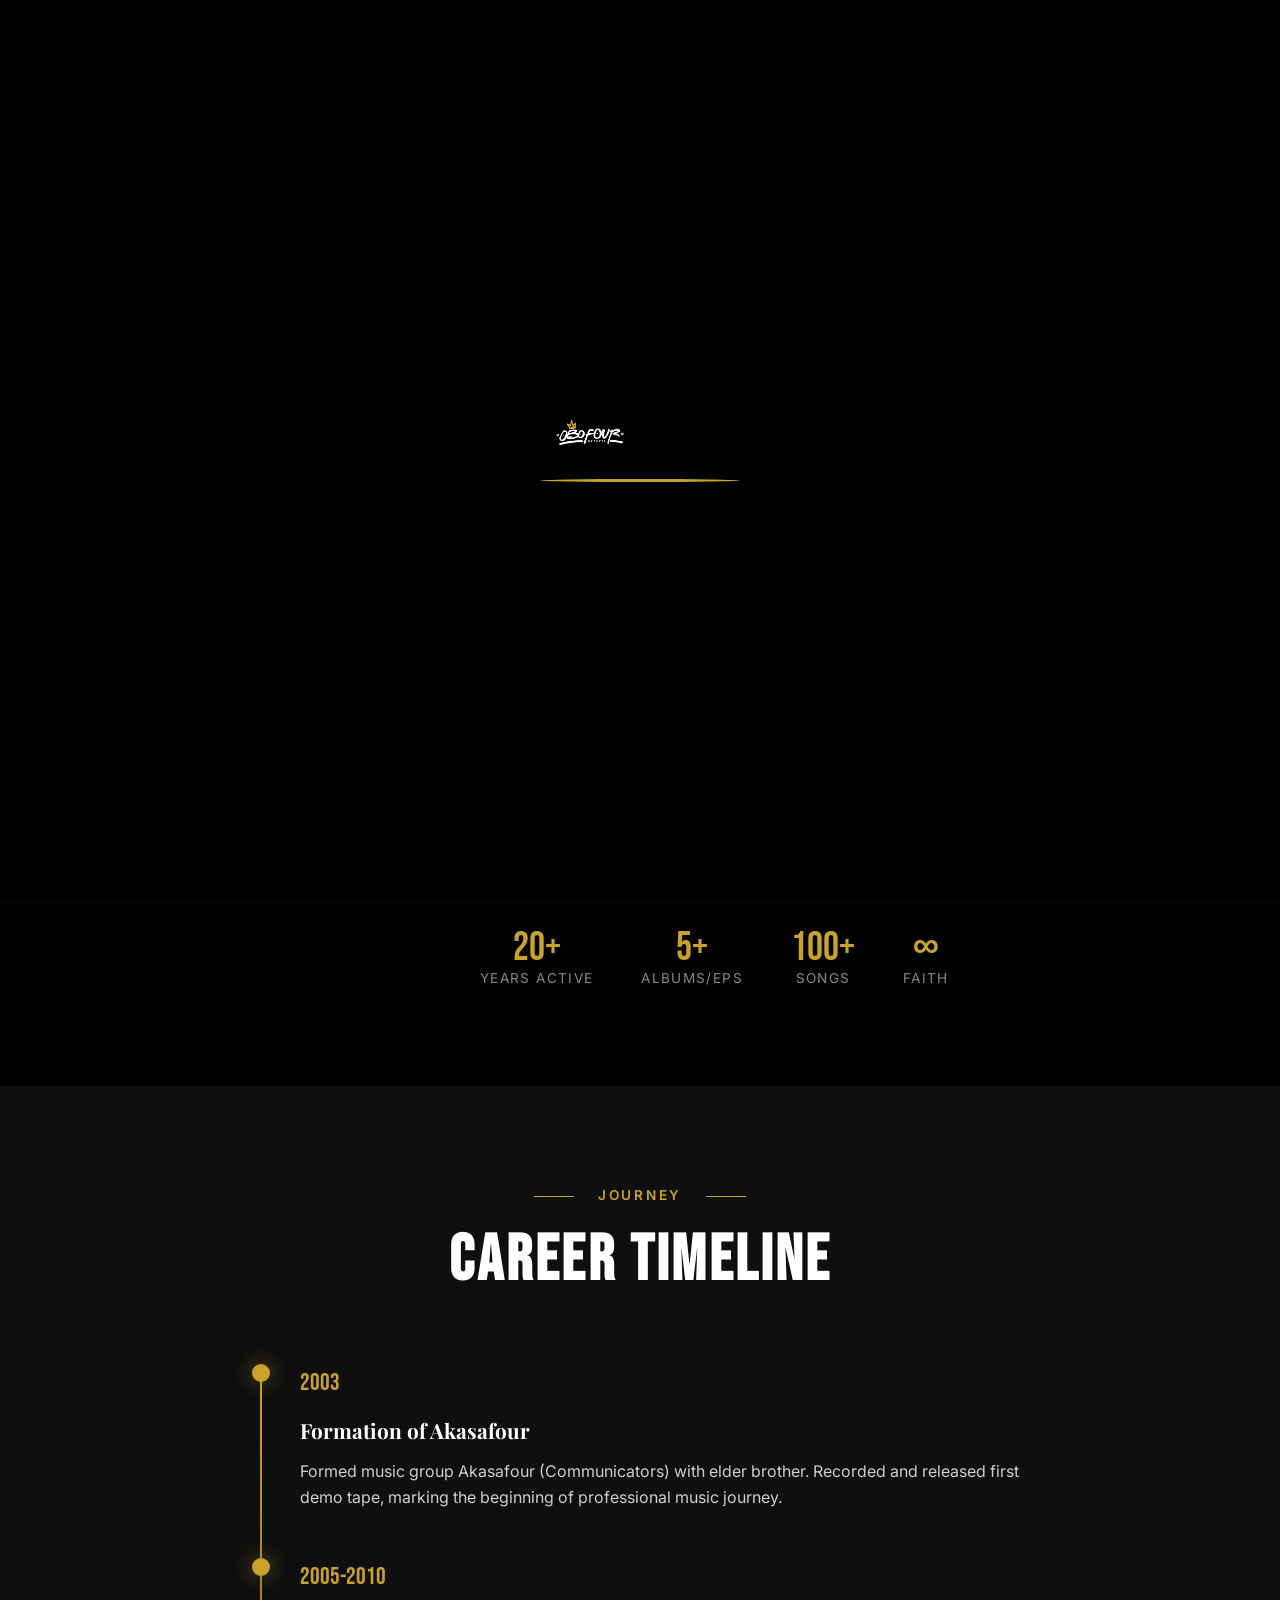
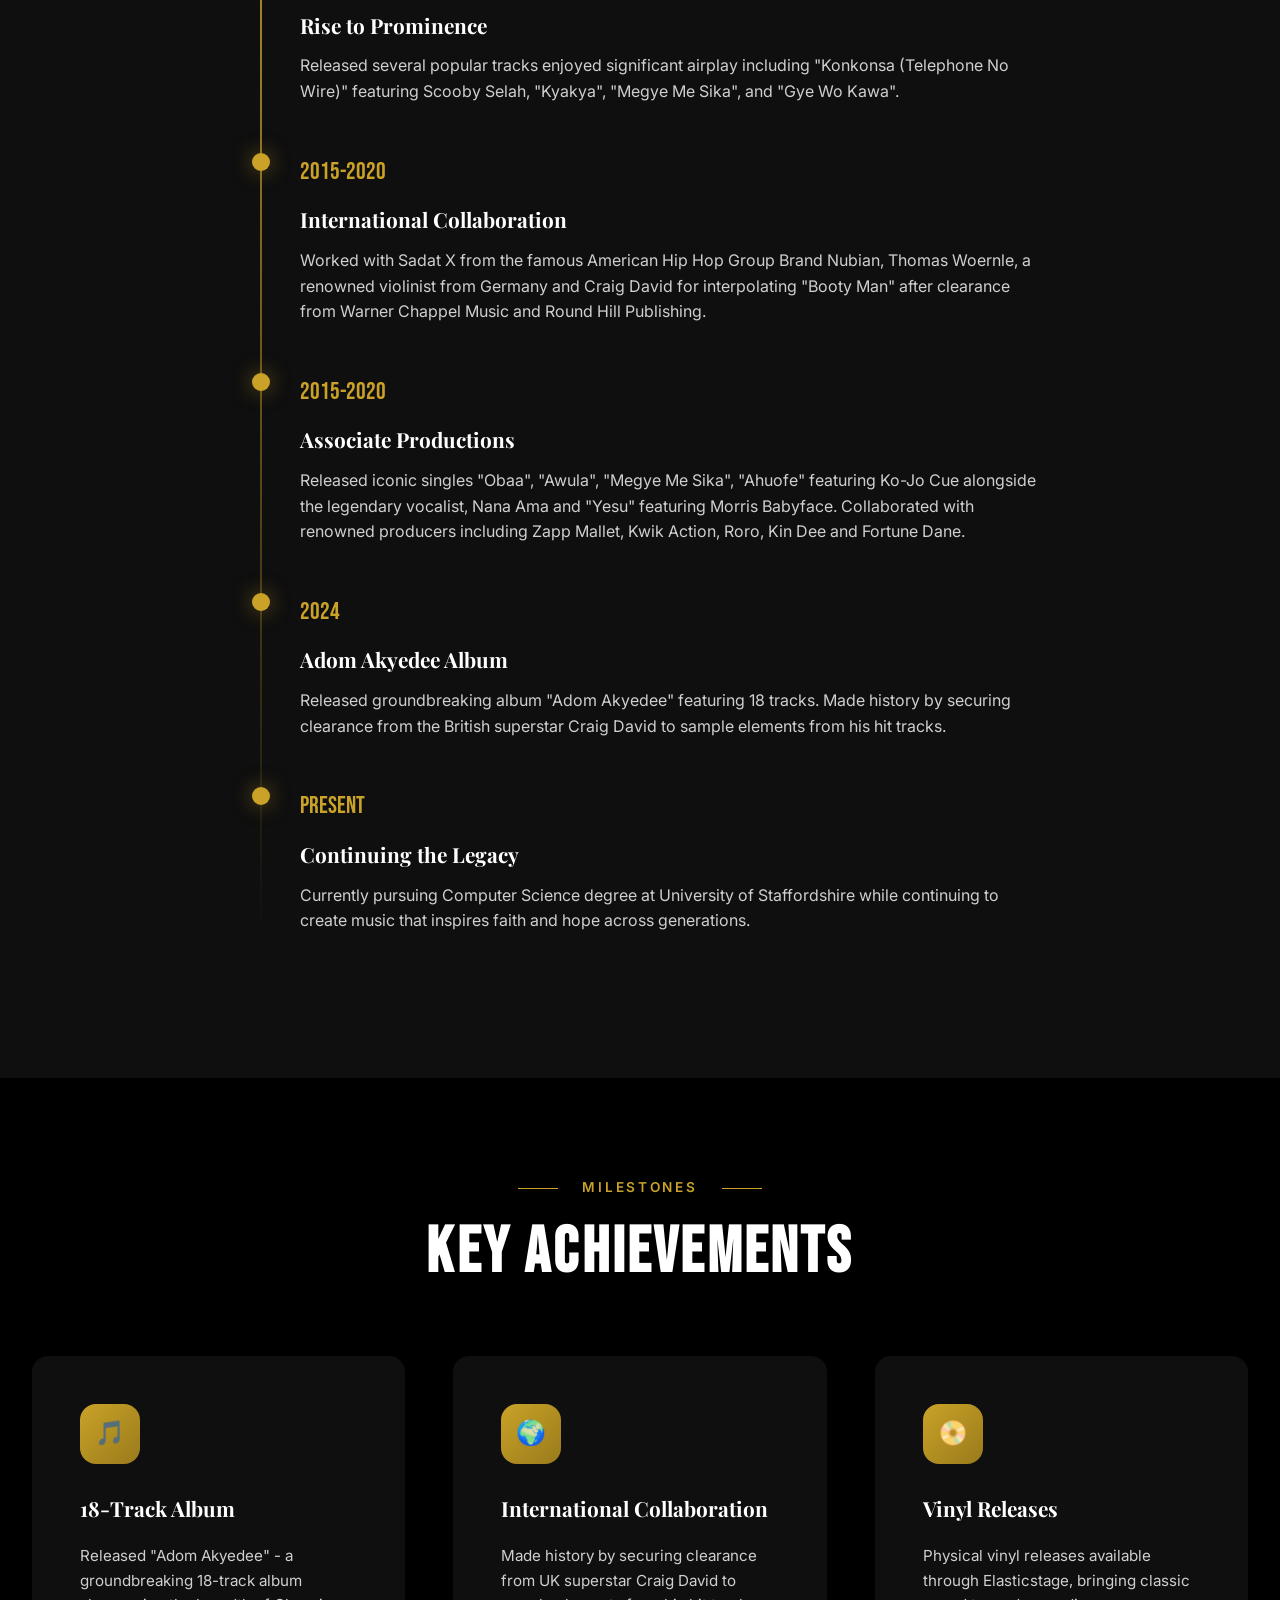
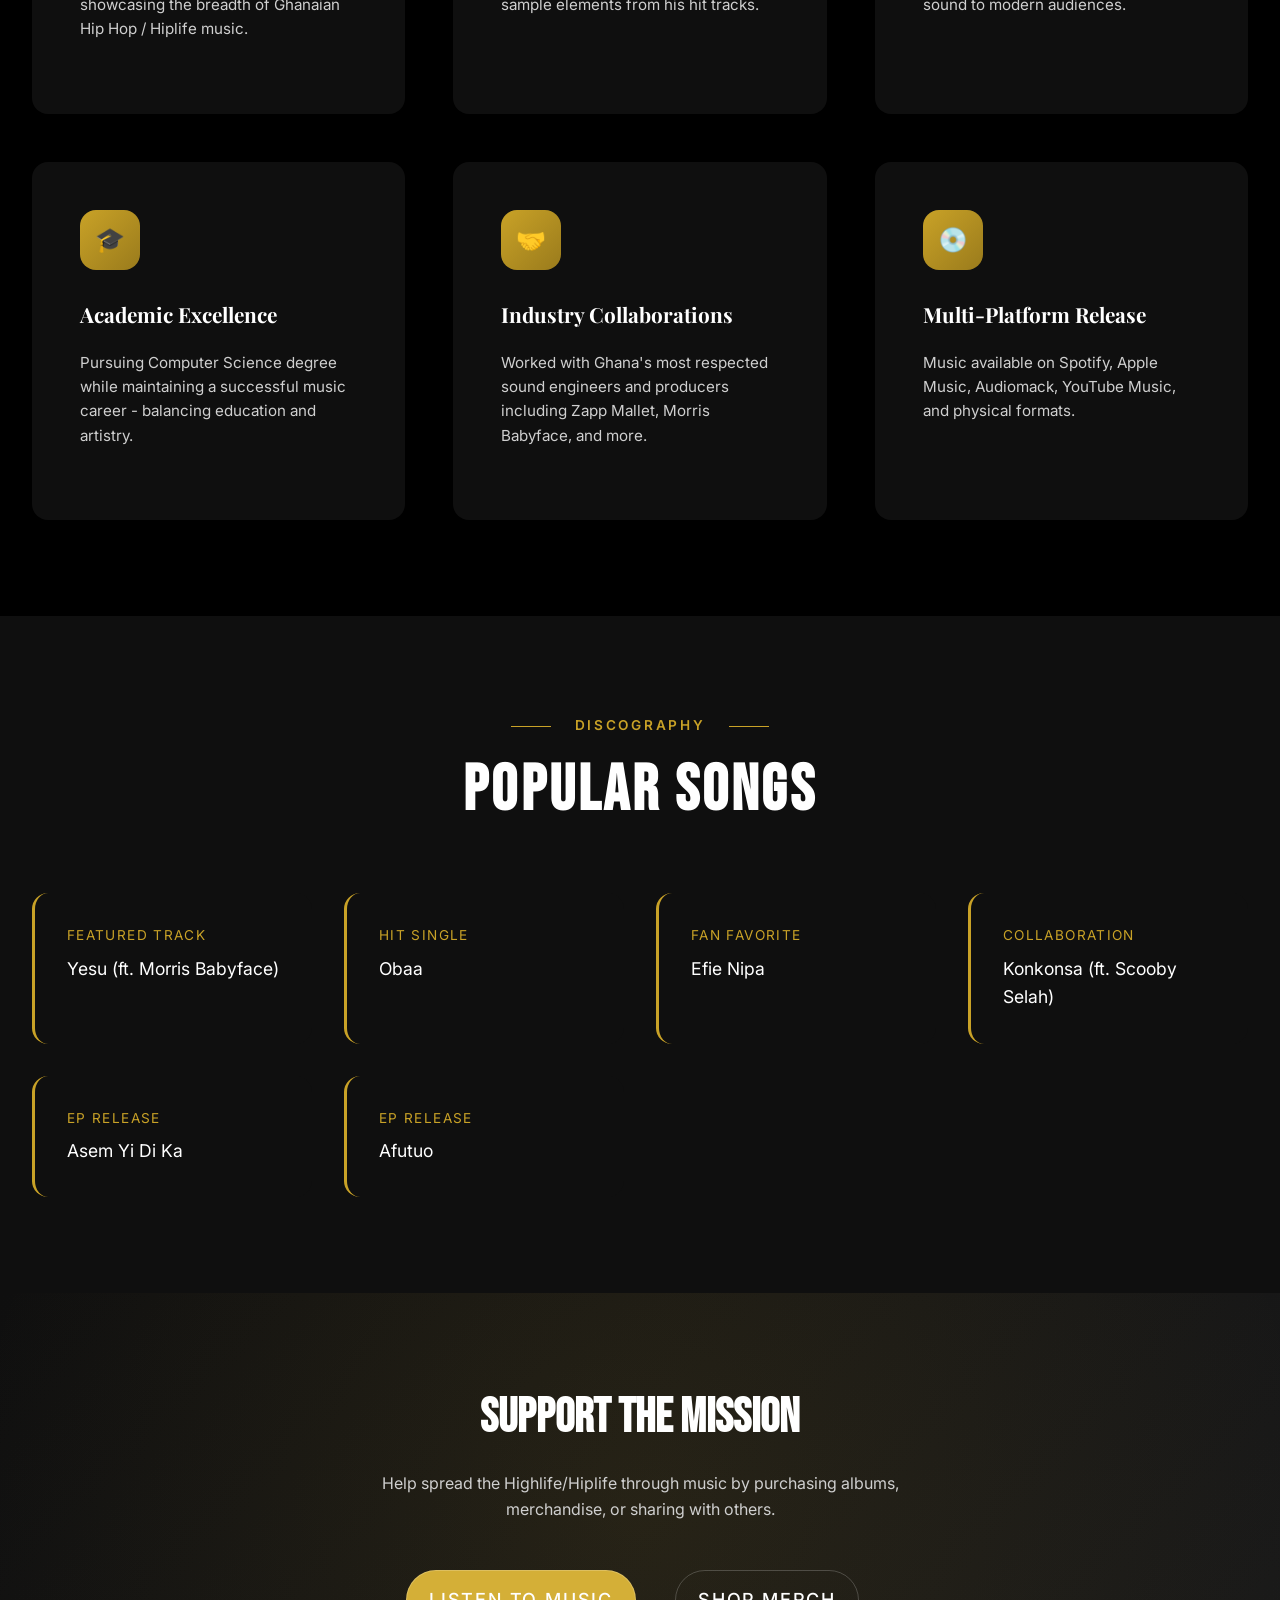
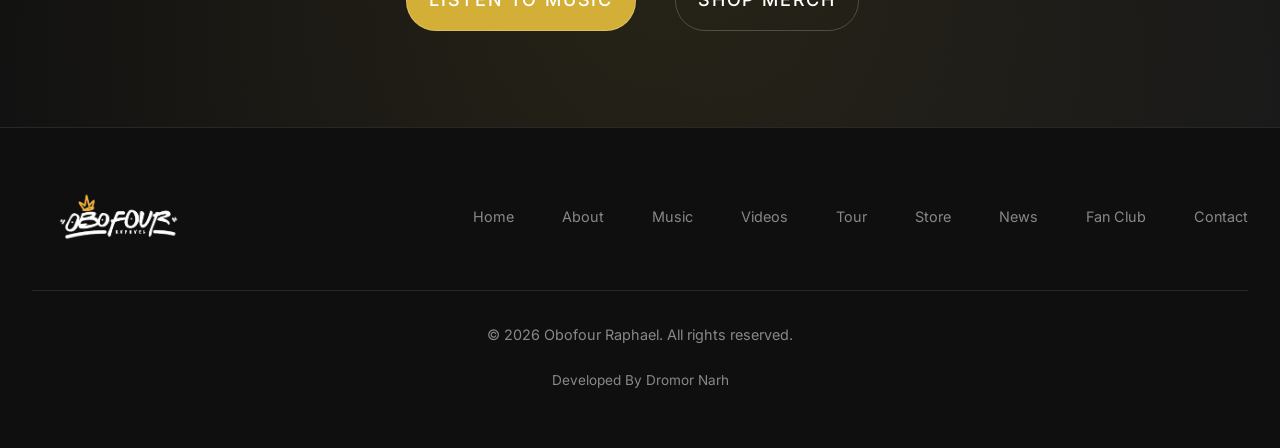
<file: about.html>
<!DOCTYPE html>
<html lang="en">
<head>
    <meta charset="UTF-8">
    <meta name="viewport" content="width=device-width, initial-scale=1.0">
    <title>About | Obofour Raphael</title>
    <meta name="description" content="Learn about Obofour Raphael - his journey from Italy to Ghana, his music career, and his mission to spread the Highlife/Hiplife through music.">
    <meta property="og:title" content="About | Obofour Raphael">
    <meta property="og:description" content="Discover the story of Ghanaian Highlife/Hiplife artist Obofour Raphael.">
    <meta property="og:image" content="ObofourThumb.jpg">
    <meta property="og:url" content="https://obo4raphael.com/about.html">
    <meta property="og:type" content="website">
    <meta name="twitter:card" content="summary_large_image">
    
    <link rel="preconnect" href="https://fonts.googleapis.com">
    <link rel="preconnect" href="https://fonts.gstatic.com" crossorigin>
    <link href="https://fonts.googleapis.com/css2?family=Bebas+Neue&family=Inter:wght@300;400;500;600;700&family=Playfair+Display:wght@400;500;600;700&display=swap" rel="stylesheet">
    <link rel="stylesheet" href="css/main.css">
    <link rel="icon" type="image/png" href="obofourlogoo.png">

    <!-- Favicon -->
    <link rel="icon" type="image/x-icon" href="favicon.ico?v=3">
    <link rel="icon" type="image/png" sizes="32x32" href="images/favicon-32x32.png?v=3">
    <link rel="icon" type="image/png" sizes="16x16" href="images/favicon-16x16.png?v=3">
    <link rel="apple-touch-icon" href="images/apple-touch-icon.png?v=3">
</head>
<body>
    <!-- Page Loader - Hide after exactly 2 seconds, no waiting for resources -->
    <script>
        setTimeout(function() {
            var loader = document.getElementById('page-loader');
            if (loader) {
                loader.classList.add('hidden');
            }
        }, 2000);
    </script>
    <!-- Page Loader -->
    <div class="page-loader" id="page-loader">
        <div class="loader-content">
            <img src="obofourlogoo.png" alt="Obofour Raphael" class="loader-logo">
            <div class="loader-bar"><div class="loader-progress"></div></div>
        </div>
    </div>

    <!-- Navigation -->
    <nav class="navbar scrolled" id="navbar">
        <div class="navbar-container">
            <a href="index.html" class="navbar-logo">
                <img src="obofourlogoo.png" alt="Obofour Raphael">
            </a>
            <div class="navbar-menu" id="navbar-menu">
                <a href="index.html" class="navbar-link">Home</a>
                <a href="about.html" class="navbar-link active">About</a>
                <a href="music.html" class="navbar-link">Music</a>
                <a href="videos.html" class="navbar-link">Videos</a>
                <a href="tour.html" class="navbar-link">Tour</a>
                <a href="store.html" class="navbar-link">Store</a>
                <a href="news.html" class="navbar-link">News</a>
                <a href="fanclub.html" class="navbar-link">Fan Club</a>
                <a href="contact.html" class="navbar-link">Contact</a>
            </div>
            <button class="navbar-toggle" id="navbar-toggle" aria-label="Toggle menu">
                <span></span><span></span><span></span>
            </button>
        </div>
    </nav>

    <!-- Bio Hero -->
    <section class="bio-hero">
        <div class="container">
            <div class="bio-grid">
                <div class="bio-image reveal">
                    <img src="OBO4RAPHAEL.jpg" alt="Obofour Raphael">
                </div>
                <div class="bio-content">
                    <h1 class="gradient-text">About Obofour Raphael</h1>
                    <p class="bio-lead">Silvanus Raphael Oduro Dickson, popularly known as Obofour Raphael, is a Ghanaian Highlife/Hiplife artist whose music blends traditional Ghanaian rhythms with contemporary sounds, delivering powerful messages of faith, hope, and redemption.</p>
                    
                    <div class="bio-text">
                        <p>Born on April 10th in Brescia, in the Lombardy region of Italy, Obofour Raphael's journey began far from Ghana, but his heart has always been rooted in his Ghanaian heritage. He was raised in Dansoman, Accra, where his passion for music was nurtured alongside his educational journey.</p>
                        
                        <p>His educational path took him through Ave Maria School for his primary education, followed by Opoku Ware Secondary School. Currently, he is pursuing a degree in Computer Science at the University of Staffordshire in the United Kingdom, demonstrating his commitment to both music and education.</p>
                        
                        <p>From a young age, Obofour discovered his talent for rap and actively participated in rap battles within his community. In 2003, he formed his first music group, Akasafour (which translates to "Communicators"), alongside his elder brother. Together, they recorded their first demo tape, marking the beginning of his professional music journey.</p>
                        
                        <p>After the group parted ways when his brother stepped away from music, Obofour chose to continue his solo career, driven by his unwavering passion for the craft. His journey represents resilience, faith, and dedication to using music as a vehicle for positive change.</p>
                    </div>

                    <div class="bio-stats">
                        <div class="bio-stat">
                            <div class="bio-stat-number">20+</div>
                            <div class="bio-stat-label">Years Active</div>
                        </div>
                        <div class="bio-stat">
                            <div class="bio-stat-number">5+</div>
                            <div class="bio-stat-label">Albums/EPs</div>
                        </div>
                        <div class="bio-stat">
                            <div class="bio-stat-number">100+</div>
                            <div class="bio-stat-label">Songs</div>
                        </div>
                        <div class="bio-stat">
                            <div class="bio-stat-number">∞</div>
                            <div class="bio-stat-label">Faith</div>
                        </div>
                    </div>
                </div>
            </div>
        </div>
    </section>

    <!-- Timeline Section -->
    <section class="section timeline">
        <div class="container">
            <div class="section-header reveal">
                <span class="section-label">Journey</span>
                <h2 class="section-title">Career Timeline</h2>
            </div>
            
            <div class="timeline-list">
                <div class="timeline-item reveal">
                    <div class="timeline-year">2003</div>
                    <h3 class="timeline-title">Formation of Akasafour</h3>
                    <p class="timeline-text">Formed music group Akasafour (Communicators) with elder brother. Recorded and released first demo tape, marking the beginning of professional music journey.</p>
                </div>
                
                <div class="timeline-item reveal reveal-delay-1">
                    <div class="timeline-year">2005-2010</div>
                    <h3 class="timeline-title">Rise to Prominence</h3>
                    <p class="timeline-text">Released several popular tracks enjoyed significant airplay including "Konkonsa (Telephone No Wire)" featuring Scooby Selah, "Kyakya", "Megye Me Sika", and "Gye Wo Kawa".</p>
                </div>
                
                <div class="timeline-item reveal reveal-delay-2">
                    <div class="timeline-year">2015-2020</div>
                    <h3 class="timeline-title">International Collaboration</h3>
                    <p class="timeline-text">Worked with Sadat X from the famous American Hip Hop Group Brand Nubian, Thomas Woernle, a renowned violinist from Germany and Craig David for interpolating "Booty Man" after clearance from Warner Chappel Music and Round Hill Publishing.</p>
                </div>

                <div class="timeline-item reveal reveal-delay-2">
                    <div class="timeline-year">2015-2020</div>
                    <h3 class="timeline-title">Associate Productions</h3>
                    <p class="timeline-text">Released iconic singles "Obaa", "Awula", "Megye Me Sika", "Ahuofe" featuring Ko-Jo Cue alongside the legendary vocalist,  Nana Ama and "Yesu" featuring Morris Babyface. Collaborated with renowned producers including Zapp Mallet, Kwik Action, Roro, Kin Dee and Fortune Dane.</p>
                </div>
                
                <div class="timeline-item reveal reveal-delay-3">
                    <div class="timeline-year">2024</div>
                    <h3 class="timeline-title">Adom Akyedee Album</h3>
                    <p class="timeline-text">Released groundbreaking album "Adom Akyedee" featuring 18 tracks. Made history by securing clearance from the British superstar Craig David to sample elements from his hit tracks.</p>
                </div>
                
                <div class="timeline-item reveal reveal-delay-4">
                    <div class="timeline-year">Present</div>
                    <h3 class="timeline-title">Continuing the Legacy</h3>
                    <p class="timeline-text">Currently pursuing Computer Science degree at University of Staffordshire while continuing to create music that inspires faith and hope across generations.</p>
                </div>
            </div>
        </div>
    </section>

    <!-- Achievements Section -->
    <section class="section about-section">
        <div class="container">
            <div class="section-header reveal">
                <span class="section-label">Milestones</span>
                <h2 class="section-title">Key Achievements</h2>
            </div>
            
            <div class="about-grid">
                <div class="about-card reveal">
                    <div class="about-icon">🎵</div>
                    <h3>18-Track Album</h3>
                    <p>Released "Adom Akyedee" - a groundbreaking 18-track album showcasing the breadth of Ghanaian Hip Hop / Hiplife music.</p>
                </div>
                
                <div class="about-card reveal reveal-delay-1">
                    <div class="about-icon">🌍</div>
                    <h3>International Collaboration</h3>
                    <p>Made history by securing clearance from UK superstar Craig David to sample elements from his hit tracks.</p>
                </div>
                
                <div class="about-card reveal reveal-delay-2">
                    <div class="about-icon">📀</div>
                    <h3>Vinyl Releases</h3>
                    <p>Physical vinyl releases available through Elasticstage, bringing classic sound to modern audiences.</p>
                </div>
                
                <div class="about-card reveal reveal-delay-3">
                    <div class="about-icon">🎓</div>
                    <h3>Academic Excellence</h3>
                    <p>Pursuing Computer Science degree while maintaining a successful music career - balancing education and artistry.</p>
                </div>
                
                <div class="about-card reveal reveal-delay-4">
                    <div class="about-icon">🤝</div>
                    <h3>Industry Collaborations</h3>
                    <p>Worked with Ghana's most respected sound engineers and producers including Zapp Mallet, Morris Babyface, and more.</p>
                </div>
                
                <div class="about-card reveal reveal-delay-4">
                    <div class="about-icon">💿</div>
                    <h3>Multi-Platform Release</h3>
                    <p>Music available on Spotify, Apple Music, Audiomack, YouTube Music, and physical formats.</p>
                </div>
            </div>
        </div>
    </section>

    <!-- Popular Songs -->
    <section class="section" style="background: var(--color-secondary);">
        <div class="container">
            <div class="section-header reveal">
                <span class="section-label">Discography</span>
                <h2 class="section-title">Popular Songs</h2>
            </div>
            
            <div class="credits-grid">
                <div class="credit-item">
                    <div class="credit-role">Featured Track</div>
                    <div class="credit-name">Yesu (ft. Morris Babyface)</div>
                </div>
                <div class="credit-item">
                    <div class="credit-role">Hit Single</div>
                    <div class="credit-name">Obaa</div>
                </div>
                <div class="credit-item">
                    <div class="credit-role">Fan Favorite</div>
                    <div class="credit-name">Efie Nipa</div>
                </div>
                <div class="credit-item">
                    <div class="credit-role">Collaboration</div>
                    <div class="credit-name">Konkonsa (ft. Scooby Selah)</div>
                </div>
                <div class="credit-item">
                    <div class="credit-role">EP Release</div>
                    <div class="credit-name">Asem Yi Di Ka</div>
                </div>
                <div class="credit-item">
                    <div class="credit-role">EP Release</div>
                    <div class="credit-name">Afutuo</div>
                </div>
            </div>
        </div>
    </section>

    <!-- Call to Action -->
    <section class="section newsletter-section">
        <div class="container">
            <div class="newsletter-content reveal">
                <h2 class="newsletter-title">Support the Mission</h2>
                <p class="newsletter-text">Help spread the Highlife/Hiplife through music by purchasing albums, merchandise, or sharing with others.</p>
                <div class="hero-buttons" style="justify-content: center;">
                    <a href="music.html" class="btn btn-primary">Listen to Music</a>
                    <a href="store.html" class="btn btn-secondary">Shop Merch</a>
                </div>
            </div>
        </div>
    </section>

    <!-- Footer -->
    <footer class="footer">
        <div class="container">
            <div class="footer-content">
                <div class="footer-logo">
                    <img src="obofourlogoo.png" alt="Obofour Raphael">
                </div>
                <div class="footer-links">
                    <a href="index.html" class="footer-link">Home</a>
                    <a href="about.html" class="footer-link">About</a>
                    <a href="music.html" class="footer-link">Music</a>
                    <a href="videos.html" class="footer-link">Videos</a>
                    <a href="tour.html" class="footer-link">Tour</a>
                    <a href="store.html" class="footer-link">Store</a>
                    <a href="news.html" class="footer-link">News</a>
                    <a href="fanclub.html" class="footer-link">Fan Club</a>
                    <a href="contact.html" class="footer-link">Contact</a>
                </div>
            </div>
            <div class="footer-bottom">
                <p class="footer-copyright">© 2026 Obofour Raphael. All rights reserved.</p>
                <p style="margin-top: 8px; font-size: 0.85rem; color: var(--color-text-muted);">Developed By Dromor Narh</p>
            </div>
        </div>
    </footer>

    <script>
        // Mobile Menu Toggle
        document.getElementById('navbar-toggle').addEventListener('click', function() {
            this.classList.toggle('active');
            document.getElementById('navbar-menu').classList.toggle('active');
        });

        // Scroll Reveal
        function reveal() {
            var reveals = document.querySelectorAll('.reveal');
            for (var i = 0; i < reveals.length; i++) {
                var windowHeight = window.innerHeight;
                var elementTop = reveals[i].getBoundingClientRect().top;
                var elementVisible = 150;
                if (elementTop < windowHeight - elementVisible) {
                    reveals[i].classList.add('active');
                }
            }
        }
        window.addEventListener('scroll', reveal);
        reveal();
    </script>
</body>
</html>
</file>
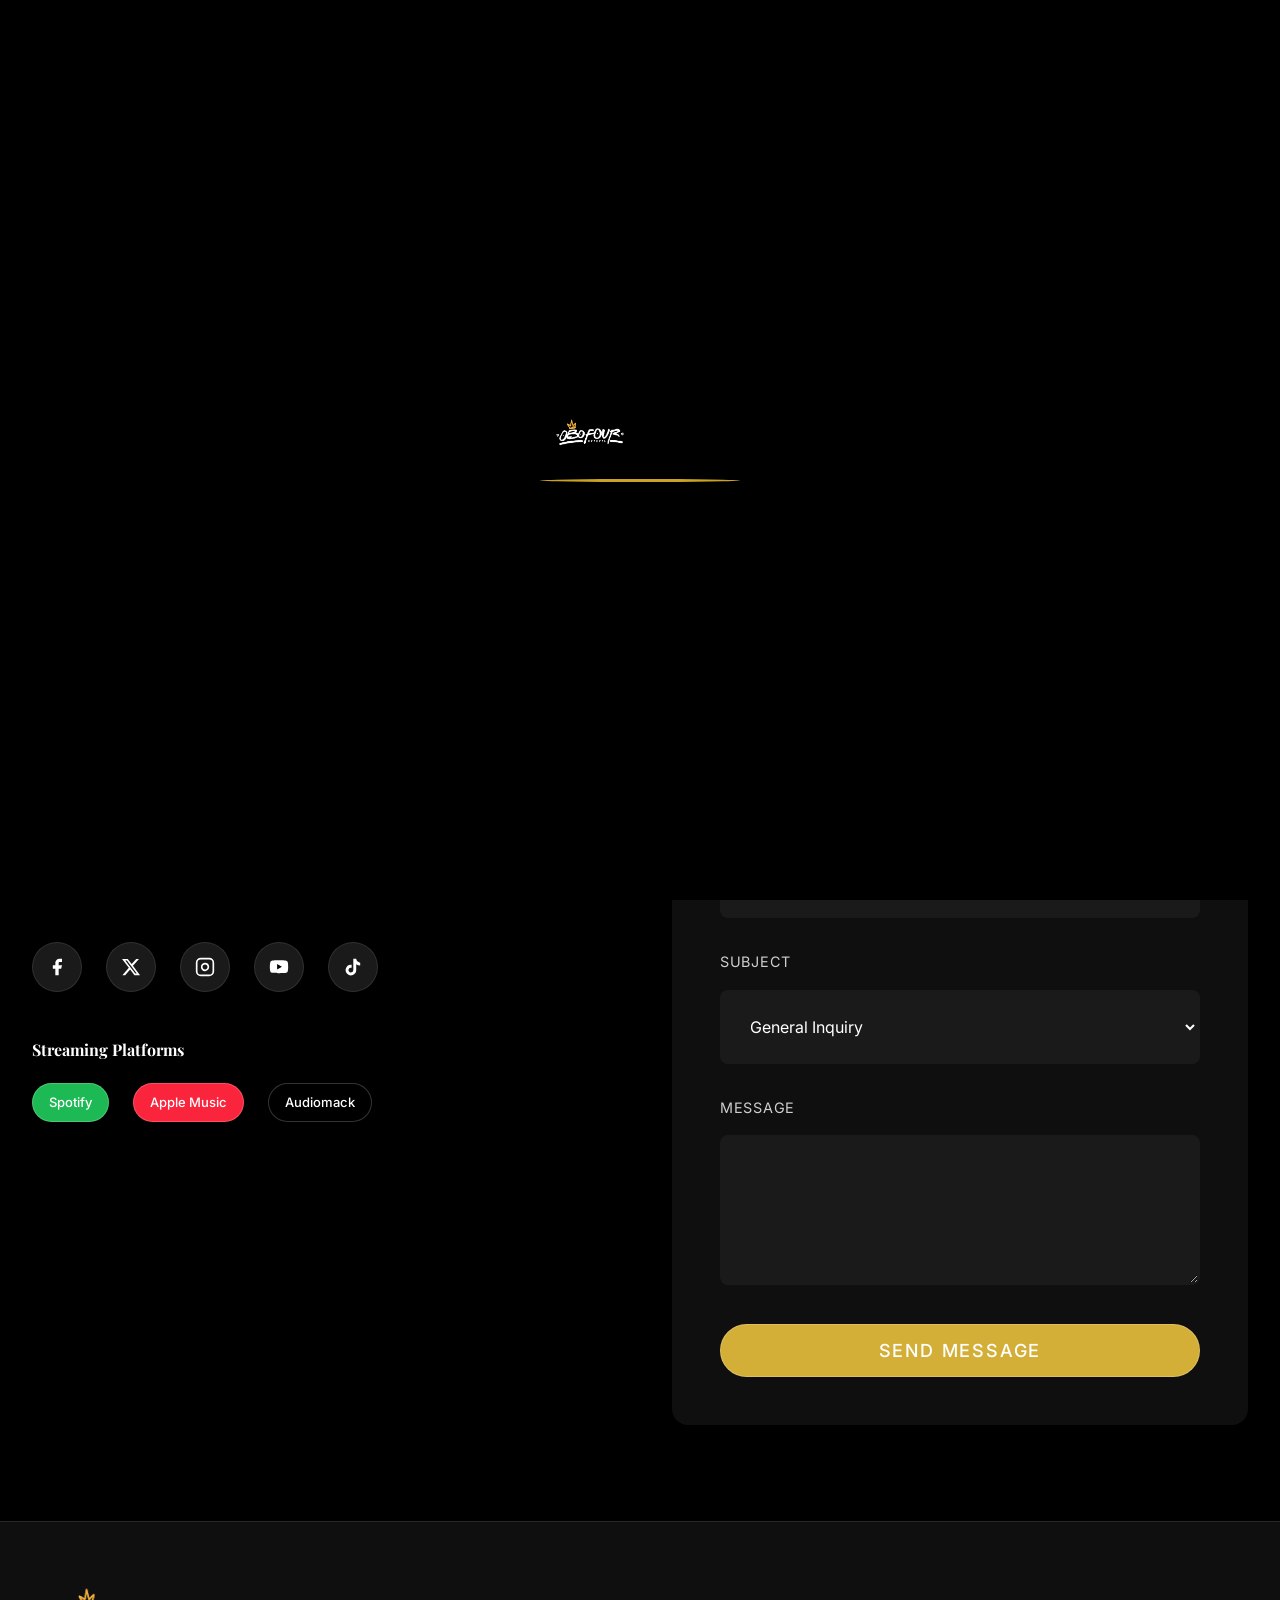
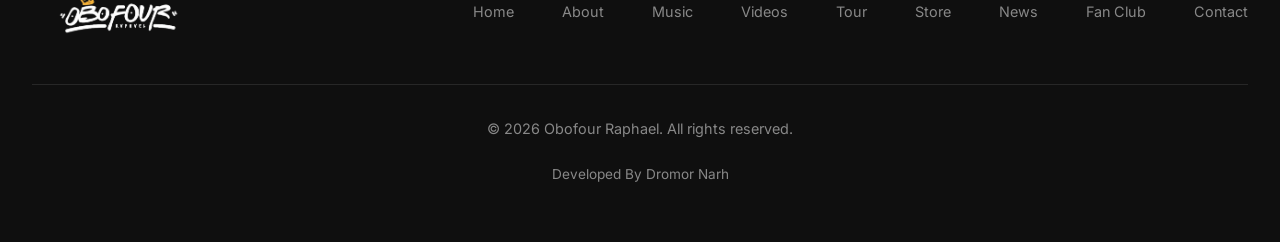
<file: contact.html>
<!DOCTYPE html>
<html lang="en">
<head>
    <meta charset="UTF-8">
    <meta name="viewport" content="width=device-width, initial-scale=1.0">
    <title>Contact | Obofour Raphael</title>
    <meta name="description" content="Contact Obofour Raphael for bookings, press inquiries, and general questions.">
    <meta property="og:title" content="Contact | Obofour Raphael">
    <meta property="og:description" content="Get in touch with Obofour Raphael.">
    <meta property="og:image" content="ObofourThumb.jpg">
    <meta property="og:url" content="https://obo4raphael.com/contact.html">
    <meta property="og:type" content="website">
    <meta name="twitter:card" content="summary_large_image">
    
    <link rel="preconnect" href="https://fonts.googleapis.com">
    <link rel="preconnect" href="https://fonts.gstatic.com" crossorigin>
    <link href="https://fonts.googleapis.com/css2?family=Bebas+Neue&family=Inter:wght@300;400;500;600;700&family=Playfair+Display:wght@400;500;600;700&display=swap" rel="stylesheet">
    <link rel="stylesheet" href="css/main.css">
    <link rel="icon" type="image/png" href="obofourlogoo.png">
</head>
<body>
    <!-- Page Loader - Hide after exactly 2 seconds, no waiting for resources -->
    <script>
        setTimeout(function() {
            var loader = document.getElementById('page-loader');
            if (loader) {
                loader.classList.add('hidden');
            }
        }, 2000);
    </script>
    <!-- Page Loader -->
    <div class="page-loader" id="page-loader">
        <div class="loader-content">
            <img src="obofourlogoo.png" alt="Obofour Raphael" class="loader-logo">
            <div class="loader-bar"><div class="loader-progress"></div></div>
        </div>
    </div>

    <nav class="navbar scrolled" id="navbar">
        <div class="navbar-container">
            <a href="index.html" class="navbar-logo">
                <img src="obofourlogoo.png" alt="Obofour Raphael">
            </a>
            <div class="navbar-menu" id="navbar-menu">
                <a href="index.html" class="navbar-link">Home</a>
                <a href="about.html" class="navbar-link">About</a>
                <a href="music.html" class="navbar-link">Music</a>
                <a href="videos.html" class="navbar-link">Videos</a>
                <a href="tour.html" class="navbar-link">Tour</a>
                <a href="store.html" class="navbar-link">Store</a>
                <a href="news.html" class="navbar-link">News</a>
                <a href="fanclub.html" class="navbar-link">Fan Club</a>
                <a href="contact.html" class="navbar-link active">Contact</a>
            </div>
            <button class="navbar-toggle" id="navbar-toggle" aria-label="Toggle menu">
                <span></span><span></span><span></span>
            </button>
        </div>
    </nav>

    <section class="hero" style="min-height: 50vh;">
        <div class="hero-background">
            <img src="OBOFOURENTRY.jpg" alt="Contact">
        </div>
        <div class="hero-content">
            <h1 class="hero-title gradient-text">CONTACT</h1>
            <p class="hero-subtitle">Get In Touch</p>
        </div>
    </section>

    <section class="section contact-section">
        <div class="container">
            <div class="contact-grid">
                <div class="contact-info reveal">
                    <h3>Contact Information</h3>
                    
                    <div class="contact-item">
                        <div class="contact-icon">📧</div>
                        <div class="contact-details">
                            <div class="contact-label">Email</div>
                            <a href="mailto:bukobofour@gmail.com" class="contact-value">bukobofour@gmail.com</a>
                        </div>
                    </div>

                    <div class="contact-item">
                        <div class="contact-icon">📱</div>
                        <div class="contact-details">
                            <div class="contact-label">Phone</div>
                            <a href="tel:+447856576523" class="contact-value">+44 785 657 6523</a>
                        </div>
                    </div>

                    <div class="contact-item">
                        <div class="contact-icon">📍</div>
                        <div class="contact-details">
                            <div class="contact-label">Location</div>
                            <div class="contact-value">Accra, Ghana / UK</div>
                        </div>
                    </div>

                    <h4 style="margin-top: var(--space-xl); margin-bottom: var(--space-md);">Follow Us</h4>
                    <div class="social-links" style="justify-content: flex-start;">
                        <a href="https://www.facebook.com/kwahuboy" target="_blank" class="social-link" aria-label="Facebook">
                            <svg width="20" height="20" viewBox="0 0 24 24" fill="currentColor"><path d="M18 2h-3a5 5 0 0 0-5 5v3H7v4h3v8h4v-8h3l1-4h-4V7a1 1 0 0 1 1-1h3z"/></svg>
                        </a>
                        <a href="https://x.com/therealobofour" target="_blank" class="social-link" aria-label="X">
                            <svg width="20" height="20" viewBox="0 0 24 24" fill="currentColor"><path d="M18.244 2.25h3.308l-7.227 8.26 8.502 11.24H16.17l-5.214-6.817L4.99 21.75H1.68l7.73-8.835L1.254 2.25H8.08l4.713 6.231zm-1.161 17.52h1.833L7.084 4.126H5.117z"/></svg>
                        </a>
                        <a href="https://www.instagram.com/therealobofour" target="_blank" class="social-link" aria-label="Instagram">
                            <svg width="20" height="20" viewBox="0 0 24 24" fill="none" stroke="currentColor" stroke-width="2"><rect x="2" y="2" width="20" height="20" rx="5" ry="5"/><path d="M16 11.37A4 4 0 1 1 12.63 8 4 4 0 0 1 16 11.37z"/><line x1="17.5" y1="6.5" x2="17.51" y2="6.5"/></svg>
                        </a>
                        <a href="https://www.youtube.com/@officialobofourtv" target="_blank" class="social-link" aria-label="YouTube">
                            <svg width="20" height="20" viewBox="0 0 24 24" fill="currentColor"><path d="M22.54 6.42a2.78 2.78 0 0 0-1.94-2C18.88 4 12 4 12 4s-6.88 0-8.6.46a2.78 2.78 0 0 0-1.94 2A29 29 0 0 0 1 11.75a29 29 0 0 0 .46 5.33A2.78 2.78 0 0 0 3.4 19c1.72.46 8.6.46 8.6.46s6.88 0 8.6-.46a2.78 2.78 0 0 0 1.94-2 29 29 0 0 0 .46-5.25 29 29 0 0 0-.46-5.33z"/><polygon points="9.75 15.02 15.5 11.75 9.75 8.48 9.75 15.02" fill="#000"/></svg>
                        </a>
                        <a href="https://www.tiktok.com/@obo4raphael" target="_blank" class="social-link" aria-label="TikTok">
                            <svg width="20" height="20" viewBox="0 0 24 24" fill="currentColor"><path d="M19.59 6.69a4.83 4.83 0 0 1-3.77-4.25V2h-3.45v13.67a2.89 2.89 0 0 1-5.2 1.74 2.89 2.89 0 0 1 2.31-4.64 2.93 2.93 0 0 1 .88.13V9.4a6.84 6.84 0 0 0-1-.05A6.33 6.33 0 0 0 5 20.1a6.34 6.34 0 0 0 10.86-4.43v-7a8.16 8.16 0 0 0 4.77 1.52v-3.4a4.85 4.85 0 0 1-1-.1z"/></svg>
                        </a>
                    </div>

                    <h4 style="margin-top: var(--space-xl); margin-bottom: var(--space-md);">Streaming Platforms</h4>
                    <div style="display: flex; gap: var(--space-sm); flex-wrap: wrap;">
                        <a href="https://open.spotify.com" target="_blank" class="album-link" style="background: #1DB954;">Spotify</a>
                        <a href="https://music.apple.com" target="_blank" class="album-link" style="background: #FA243C;">Apple Music</a>
                        <a href="https://audiomack.com" target="_blank" class="album-link" style="background: #000;">Audiomack</a>
                    </div>
                </div>

                <div class="contact-form reveal reveal-delay-1">
                    <h3 style="margin-bottom: var(--space-lg);">Send a Message</h3>
                    <form id="contact-form" onsubmit="return submitForm(event)">
                        <div class="form-group">
                            <label class="form-label" for="name">Name</label>
                            <input type="text" class="form-input" id="name" name="name" required>
                        </div>
                        <div class="form-group">
                            <label class="form-label" for="email">Email</label>
                            <input type="email" class="form-input" id="email" name="email" required>
                        </div>
                        <div class="form-group">
                            <label class="form-label" for="subject">Subject</label>
                            <select class="form-input" id="subject" name="subject">
                                <option value="general">General Inquiry</option>
                                <option value="booking">Booking Request</option>
                                <option value="press">Press/Media</option>
                                <option value="collaboration">Collaboration</option>
                                <option value="fan">Fan Mail</option>
                            </select>
                        </div>
                        <div class="form-group">
                            <label class="form-label" for="message">Message</label>
                            <textarea class="form-textarea" id="message" name="message" required></textarea>
                        </div>
                        <button type="submit" class="btn btn-primary" style="width: 100%;">Send Message</button>
                    </form>
                </div>
            </div>
        </div>
    </section>

    <footer class="footer">
        <div class="container">
            <div class="footer-content">
                <div class="footer-logo">
                    <img src="obofourlogoo.png" alt="Obofour Raphael">
                </div>
                <div class="footer-links">
                    <a href="index.html" class="footer-link">Home</a>
                    <a href="about.html" class="footer-link">About</a>
                    <a href="music.html" class="footer-link">Music</a>
                    <a href="videos.html" class="footer-link">Videos</a>
                    <a href="tour.html" class="footer-link">Tour</a>
                    <a href="store.html" class="footer-link">Store</a>
                    <a href="news.html" class="footer-link">News</a>
                    <a href="fanclub.html" class="footer-link">Fan Club</a>
                    <a href="contact.html" class="footer-link">Contact</a>
                </div>
            </div>
            <div class="footer-bottom">
                <p class="footer-copyright">© 2026 Obofour Raphael. All rights reserved.</p>
                <p style="margin-top: 8px; font-size: 0.85rem; color: var(--color-text-muted);">Developed By Dromor Narh</p>
            </div>
        </div>
    </footer>

    <script>
        function submitForm(e) {
            e.preventDefault();
            const name = document.getElementById('name').value;
            const email = document.getElementById('email').value;
            const subject = document.getElementById('subject').value;
            
            alert(`Thank you, ${name}! Your message has been sent. We will get back to you at ${email} regarding "${subject}" soon.`);
            document.getElementById('contact-form').reset();
            return false;
        }

        document.getElementById('navbar-toggle').addEventListener('click', function() {
            this.classList.toggle('active');
            document.getElementById('navbar-menu').classList.toggle('active');
        });

        function reveal() {
            var reveals = document.querySelectorAll('.reveal');
            for (var i = 0; i < reveals.length; i++) {
                var windowHeight = window.innerHeight;
                var elementTop = reveals[i].getBoundingClientRect().top;
                if (elementTop < windowHeight - 150) {
                    reveals[i].classList.add('active');
                }
            }
        }
        window.addEventListener('scroll', reveal);
        reveal();
    </script>
</body>
</html>
</file>
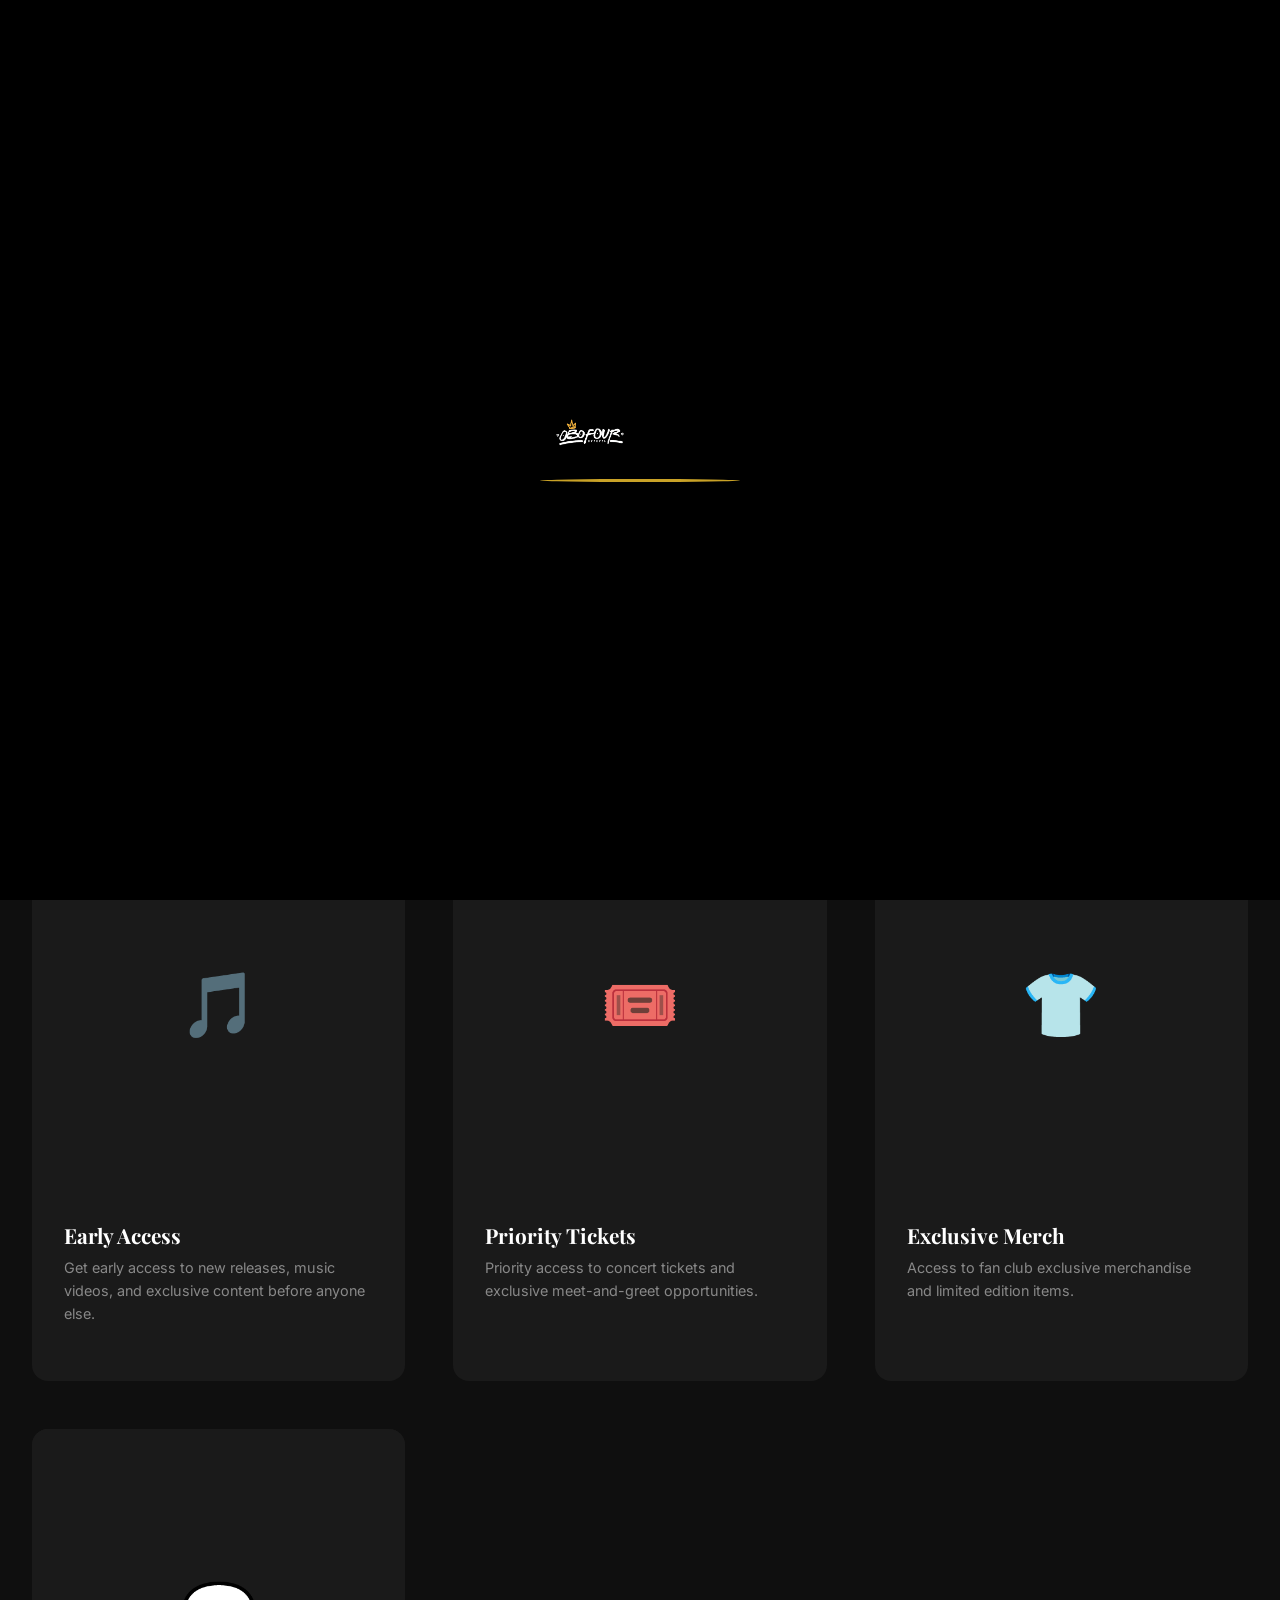
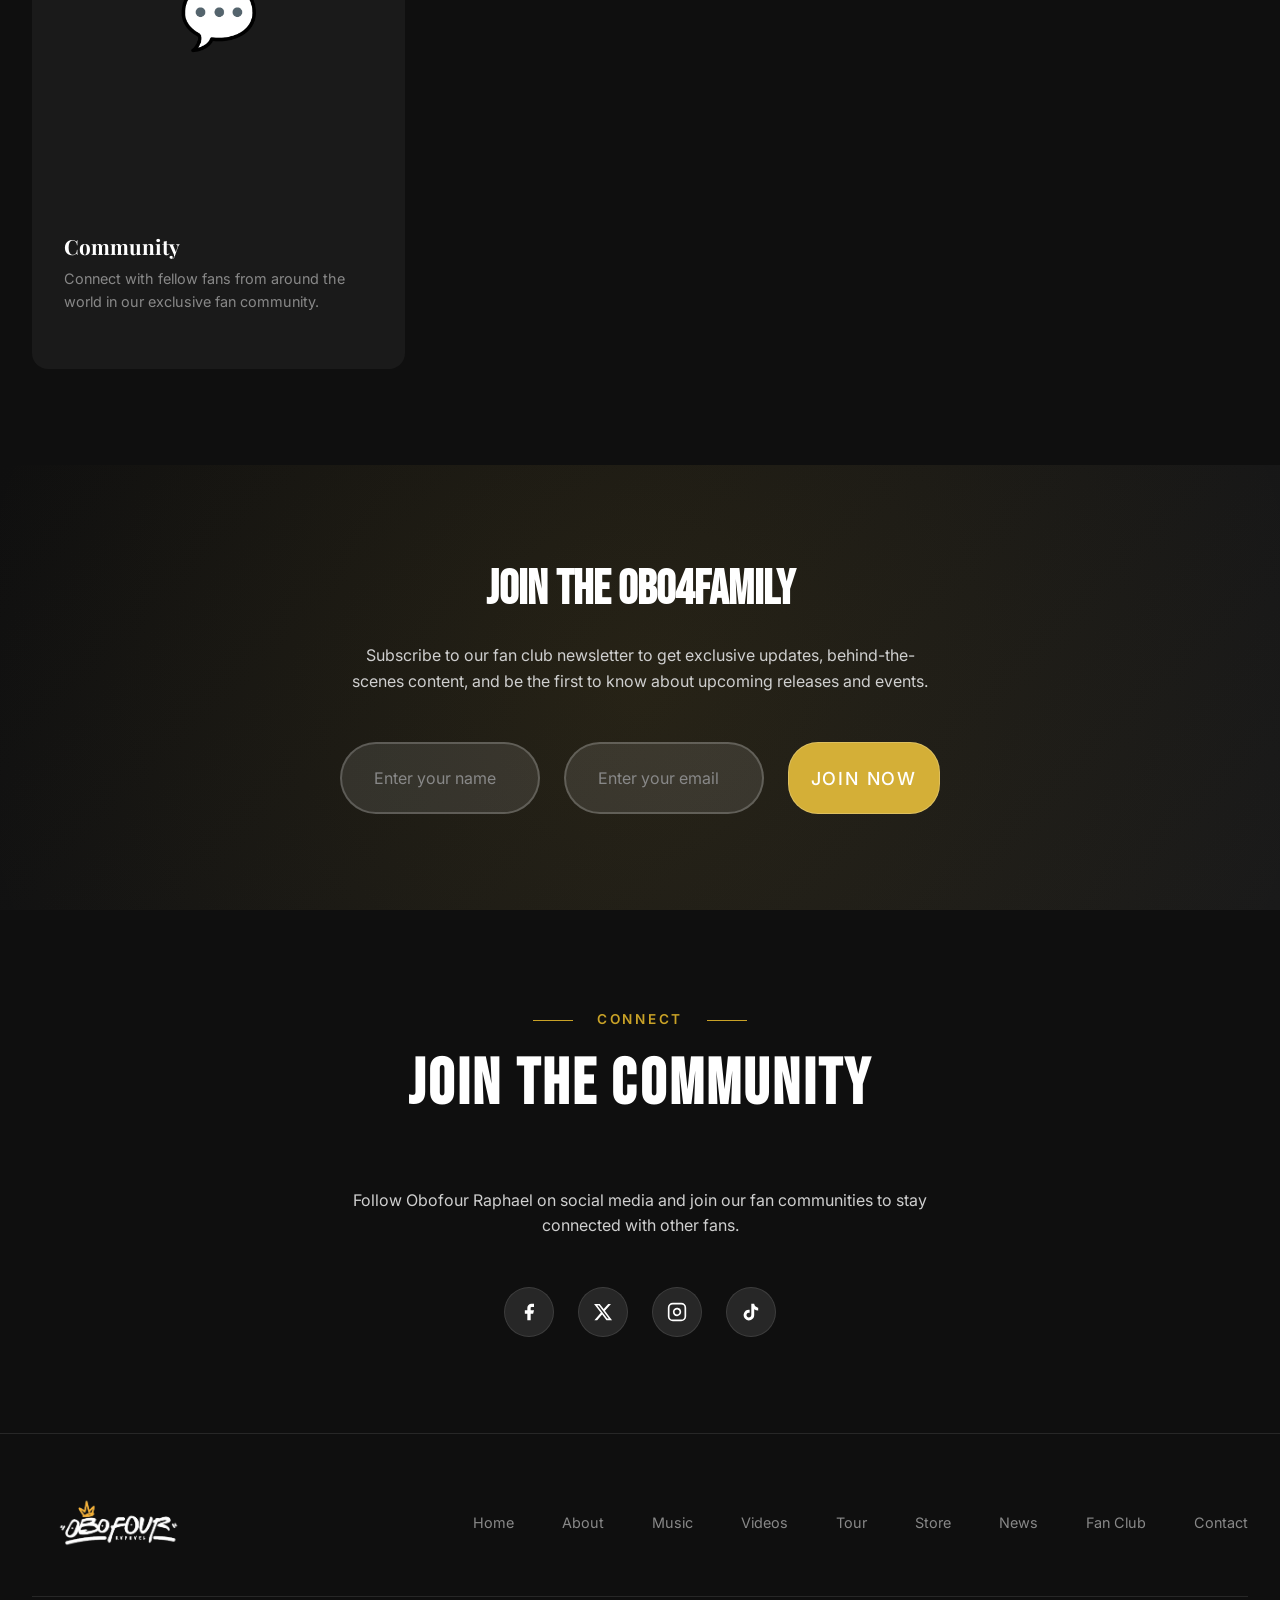
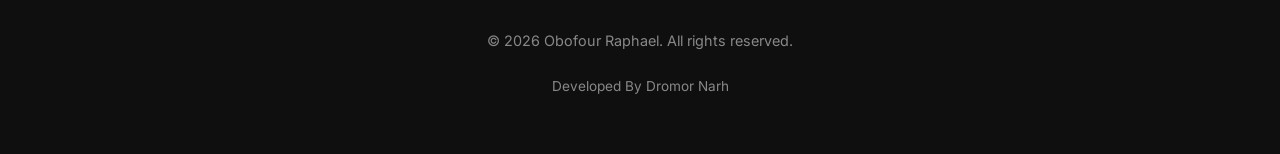
<file: fanclub.html>
<!DOCTYPE html>
<html lang="en">
<head>
    <meta charset="UTF-8">
    <meta name="viewport" content="width=device-width, initial-scale=1.0">
    <title>Fan Club | Obofour Raphael</title>
    <meta name="description" content="Join the official Obofour Raphael Fan Club - exclusive content, fan events, and community.">
    <meta property="og:title" content="Fan Club | Obofour Raphael">
    <meta property="og:description" content="Join the official Obofour Raphael Fan Club.">
    <meta property="og:image" content="ObofourThumb.jpg">
    <meta property="og:url" content="https://obo4raphael.com/fanclub.html">
    <meta property="og:type" content="website">
    <meta name="twitter:card" content="summary_large_image">
    
    <!-- Fonts -->
    <link rel="preconnect" href="https://fonts.googleapis.com">
    <link rel="preconnect" href="https://fonts.gstatic.com" crossorigin>
    <link href="https://fonts.googleapis.com/css2?family=Bebas+Neue&family=Inter:wght@300;400;500;600;700&family=Playfair+Display:wght@400;500;600;700&display=swap" rel="stylesheet">
    
    <!-- CSS -->
    <link rel="stylesheet" href="css/main.css">
    
    <!-- Favicon -->
    <link rel="icon" type="image/x-icon" href="favicon.ico?v=3">
    <link rel="icon" type="image/png" sizes="32x32" href="images/favicon-32x32.png?v=3">
    <link rel="icon" type="image/png" sizes="16x16" href="images/favicon-16x16.png?v=3">
    <link rel="apple-touch-icon" href="images/apple-touch-icon.png?v=3">
</head>
<body>
    <!-- Page Loader - Hide after exactly 2 seconds, no waiting for resources -->
    <script>
        setTimeout(function() {
            var loader = document.getElementById('page-loader');
            if (loader) {
                loader.classList.add('hidden');
            }
        }, 2000);
    </script>
    <!-- Page Loader -->
    <div class="page-loader" id="page-loader">
        <div class="loader-content">
            <img src="obofourlogoo.png" alt="Obofour Raphael" class="loader-logo">
            <div class="loader-bar">
                <div class="loader-progress"></div>
            </div>
        </div>
    </div>

    <!-- Navigation -->
    <nav class="navbar scrolled" id="navbar">
        <div class="navbar-container">
            <a href="index.html" class="navbar-logo">
                <img src="obofourlogoo.png" alt="Obofour Raphael">
            </a>
            <div class="navbar-menu" id="navbar-menu">
                <a href="index.html" class="navbar-link">Home</a>
                <a href="about.html" class="navbar-link">About</a>
                <a href="music.html" class="navbar-link">Music</a>
                <a href="videos.html" class="navbar-link">Videos</a>
                <a href="tour.html" class="navbar-link">Tour</a>
                <a href="store.html" class="navbar-link">Store</a>
                <a href="news.html" class="navbar-link">News</a>
                <a href="fanclub.html" class="navbar-link active">Fan Club</a>
                <a href="contact.html" class="navbar-link">Contact</a>
            </div>
            <button class="navbar-toggle" id="navbar-toggle" aria-label="Toggle menu">
                <span></span>
                <span></span>
                <span></span>
            </button>
        </div>
    </nav>

    <!-- Hero -->
    <section class="hero" style="min-height: 60vh;">
        <div class="hero-background">
            <img src="OBOFOURENTRY.jpg" alt="Fan Club">
        </div>
        <div class="hero-content">
            <h1 class="hero-title gradient-text">FAN CLUB</h1>
            <p class="hero-subtitle">Join the OBO4Family</p>
            <p class="hero-description">Connect with fellow fans, get exclusive content, and be part of a community that celebrates faith and music.</p>
        </div>
    </section>

    <!-- Fan Club Benefits -->
    <section class="section" style="background: var(--color-secondary);">
        <div class="container">
            <div class="section-header reveal">
                <span class="section-label">Exclusive</span>
                <h2 class="section-title">Member Benefits</h2>
            </div>
            
            <div class="album-grid">
                <div class="album-card reveal">
                    <div class="album-cover" style="display: flex; align-items: center; justify-content: center; background: var(--color-tertiary);">
                        <span style="font-size: 4rem;">🎵</span>
                    </div>
                    <div class="album-info">
                        <h3 class="album-title">Early Access</h3>
                        <p class="album-meta">Get early access to new releases, music videos, and exclusive content before anyone else.</p>
                    </div>
                </div>

                <div class="album-card reveal reveal-delay-1">
                    <div class="album-cover" style="display: flex; align-items: center; justify-content: center; background: var(--color-tertiary);">
                        <span style="font-size: 4rem;">🎟️</span>
                    </div>
                    <div class="album-info">
                        <h3 class="album-title">Priority Tickets</h3>
                        <p class="album-meta">Priority access to concert tickets and exclusive meet-and-greet opportunities.</p>
                    </div>
                </div>

                <div class="album-card reveal reveal-delay-2">
                    <div class="album-cover" style="display: flex; align-items: center; justify-content: center; background: var(--color-tertiary);">
                        <span style="font-size: 4rem;">👕</span>
                    </div>
                    <div class="album-info">
                        <h3 class="album-title">Exclusive Merch</h3>
                        <p class="album-meta">Access to fan club exclusive merchandise and limited edition items.</p>
                    </div>
                </div>

                <div class="album-card reveal reveal-delay-3">
                    <div class="album-cover" style="display: flex; align-items: center; justify-content: center; background: var(--color-tertiary);">
                        <span style="font-size: 4rem;">💬</span>
                    </div>
                    <div class="album-info">
                        <h3 class="album-title">Community</h3>
                        <p class="album-meta">Connect with fellow fans from around the world in our exclusive fan community.</p>
                    </div>
                </div>
            </div>
        </div>
    </section>

    <!-- Join Section -->
    <section class="section newsletter-section">
        <div class="container">
            <div class="newsletter-content reveal">
                <h2 class="newsletter-title">Join the OBO4Family</h2>
                <p class="newsletter-text">Subscribe to our fan club newsletter to get exclusive updates, behind-the-scenes content, and be the first to know about upcoming releases and events.</p>
                <form class="newsletter-form" onsubmit="return subscribeFanClub(event)">
                    <input type="text" class="newsletter-input" placeholder="Enter your name" required>
                    <input type="email" class="newsletter-input" placeholder="Enter your email" required>
                    <button type="submit" class="btn btn-primary">Join Now</button>
                </form>
            </div>
        </div>
    </section>

    <!-- Social Links -->
    <section class="section" style="background: var(--color-secondary);">
        <div class="container text-center">
            <div class="section-header reveal">
                <span class="section-label">Connect</span>
                <h2 class="section-title">Join the Community</h2>
            </div>
            
            <p style="max-width: 600px; margin: 0 auto var(--space-xl);">Follow Obofour Raphael on social media and join our fan communities to stay connected with other fans.</p>
            
            <div class="social-links">
                <a href="https://www.facebook.com/kwahuboy" target="_blank" class="social-link" aria-label="Facebook">
                    <svg width="20" height="20" viewBox="0 0 24 24" fill="currentColor"><path d="M18 2h-3a5 5 0 0 0-5 5v3H7v4h3v8h4v-8h3l1-4h-4V7a1 1 0 0 1 1-1h3z"/></svg>
                </a>
                <a href="https://x.com/therealobofour" target="_blank" class="social-link" aria-label="X">
                    <svg width="20" height="20" viewBox="0 0 24 24" fill="currentColor"><path d="M18.244 2.25h3.308l-7.227 8.26 8.502 11.24H16.17l-5.214-6.817L4.99 21.75H1.68l7.73-8.835L1.254 2.25H8.08l4.713 6.231zm-1.161 17.52h1.833L7.084 4.126H5.117z"/></svg>
                </a>
                <a href="https://www.instagram.com/therealobofour" target="_blank" class="social-link" aria-label="Instagram">
                    <svg width="20" height="20" viewBox="0 0 24 24" fill="none" stroke="currentColor" stroke-width="2"><rect x="2" y="2" width="20" height="20" rx="5" ry="5"/><path d="M16 11.37A4 4 0 1 1 12.63 8 4 4 0 0 1 16 11.37z"/><line x1="17.5" y1="6.5" x2="17.51" y2="6.5"/></svg>
                </a>
                <a href="https://www.tiktok.com/@obo4raphael" target="_blank" class="social-link" aria-label="TikTok">
                    <svg width="20" height="20" viewBox="0 0 24 24" fill="currentColor"><path d="M19.59 6.69a4.83 4.83 0 0 1-3.77-4.25V2h-3.45v13.67a2.89 2.89 0 0 1-5.2 1.74 2.89 2.89 0 0 1 2.31-4.64 2.93 2.93 0 0 1 .88.13V9.4a6.84 6.84 0 0 0-1-.05A6.33 6.33 0 0 0 5 20.1a6.34 6.34 0 0 0 10.86-4.43v-7a8.16 8.16 0 0 0 4.77 1.52v-3.4a4.85 4.85 0 0 1-1-.1z"/></svg>
                </a>
            </div>
        </div>
    </section>

    <!-- Footer -->
    <footer class="footer">
        <div class="container">
            <div class="footer-content">
                <div class="footer-logo">
                    <img src="obofourlogoo.png" alt="Obofour Raphael">
                </div>
                <div class="footer-links">
                    <a href="index.html" class="footer-link">Home</a>
                    <a href="about.html" class="footer-link">About</a>
                    <a href="music.html" class="footer-link">Music</a>
                    <a href="videos.html" class="footer-link">Videos</a>
                    <a href="tour.html" class="footer-link">Tour</a>
                    <a href="store.html" class="footer-link">Store</a>
                    <a href="news.html" class="footer-link">News</a>
                    <a href="fanclub.html" class="footer-link">Fan Club</a>
                    <a href="contact.html" class="footer-link">Contact</a>
                </div>
            </div>
            <div class="footer-bottom">
                <p class="footer-copyright">© 2026 Obofour Raphael. All rights reserved.</p>
                <p style="margin-top: 8px; font-size: 0.85rem; color: var(--color-text-muted);">Developed By Dromor Narh</p>
            </div>
        </div>
    </footer>

    <script>
        function subscribeFanClub(e) {
            e.preventDefault();
            alert('Welcome to the OBO4Family! You will receive exclusive updates soon.');
            e.target.reset();
            return false;
        }

        // Mobile Menu Toggle
        document.getElementById('navbar-toggle').addEventListener('click', function() {
            this.classList.toggle('active');
            document.getElementById('navbar-menu').classList.toggle('active');
        });

        // Scroll Reveal
        function reveal() {
            var reveals = document.querySelectorAll('.reveal');
            for (var i = 0; i < reveals.length; i++) {
                var windowHeight = window.innerHeight;
                var elementTop = reveals[i].getBoundingClientRect().top;
                if (elementTop < windowHeight - 150) {
                    reveals[i].classList.add('active');
                }
            }
        }
        window.addEventListener('scroll', reveal);
        reveal();
    </script>
</body>
</html>
</file>
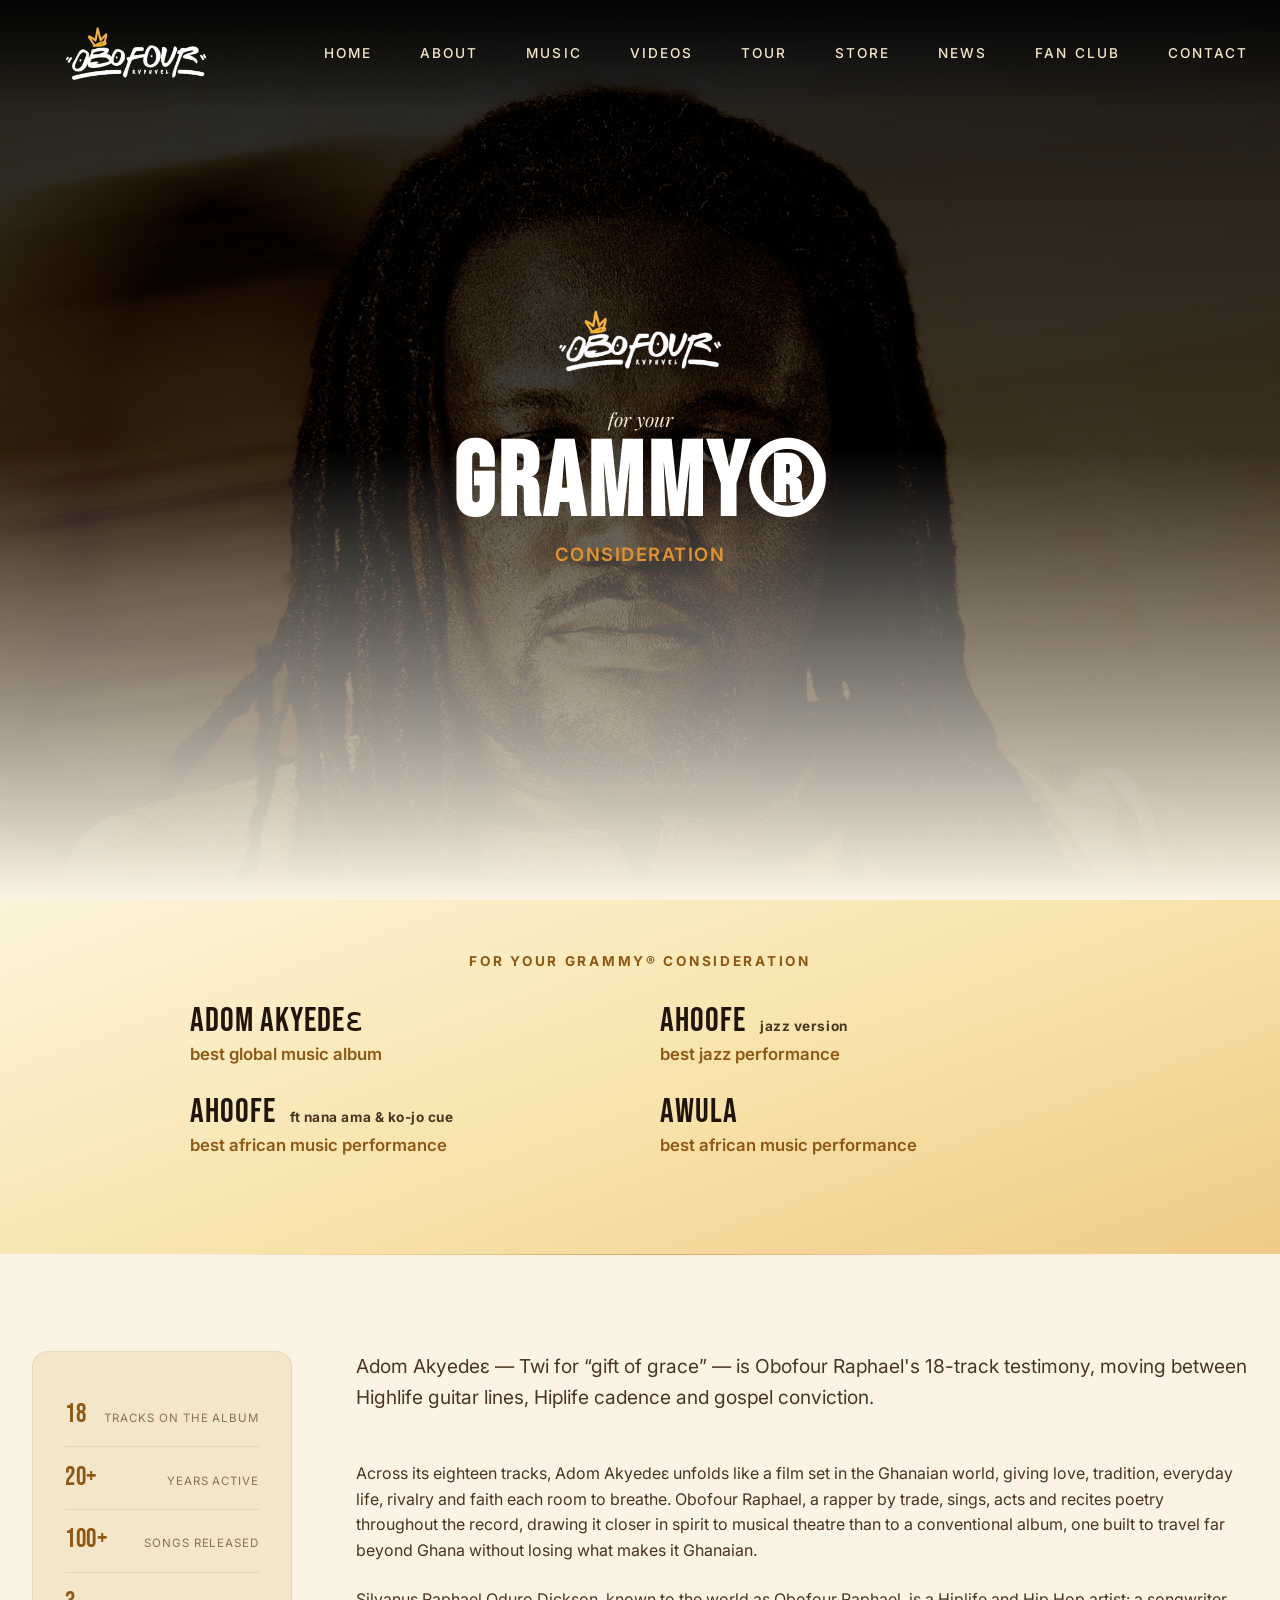
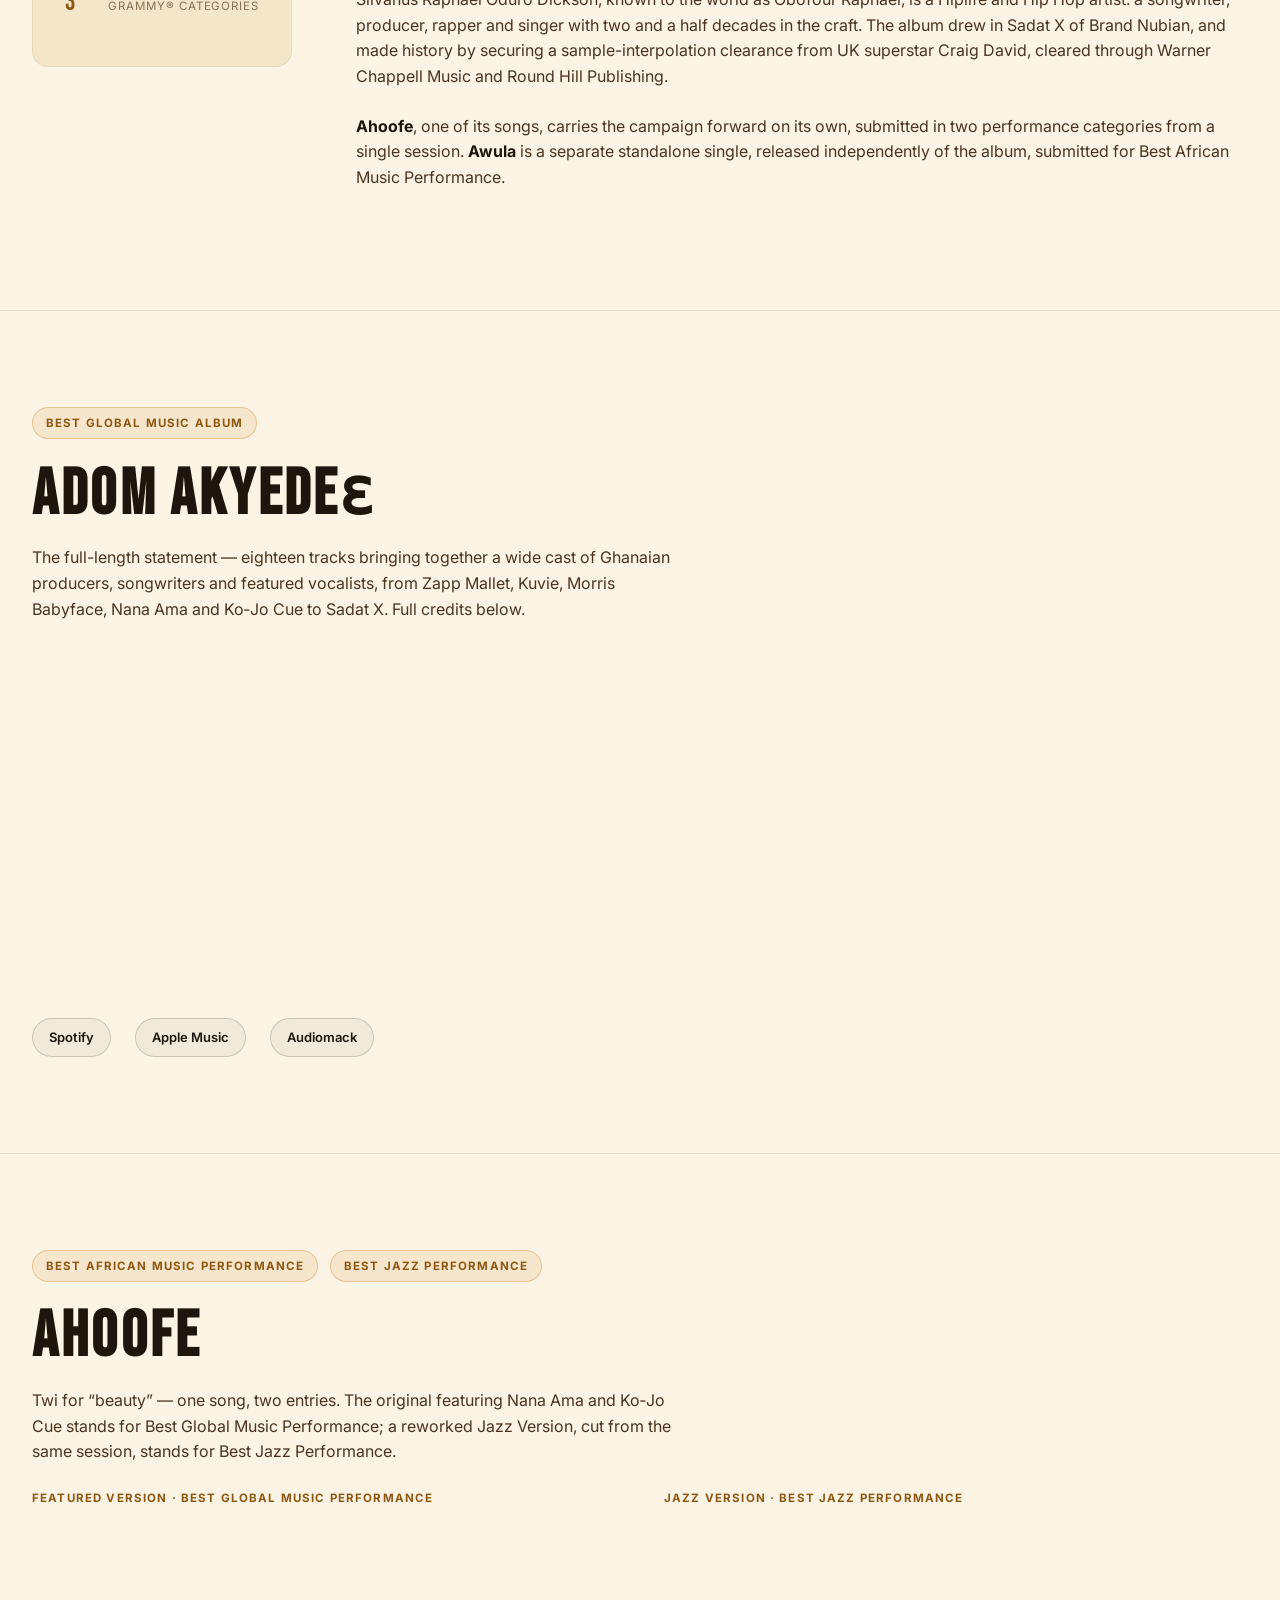
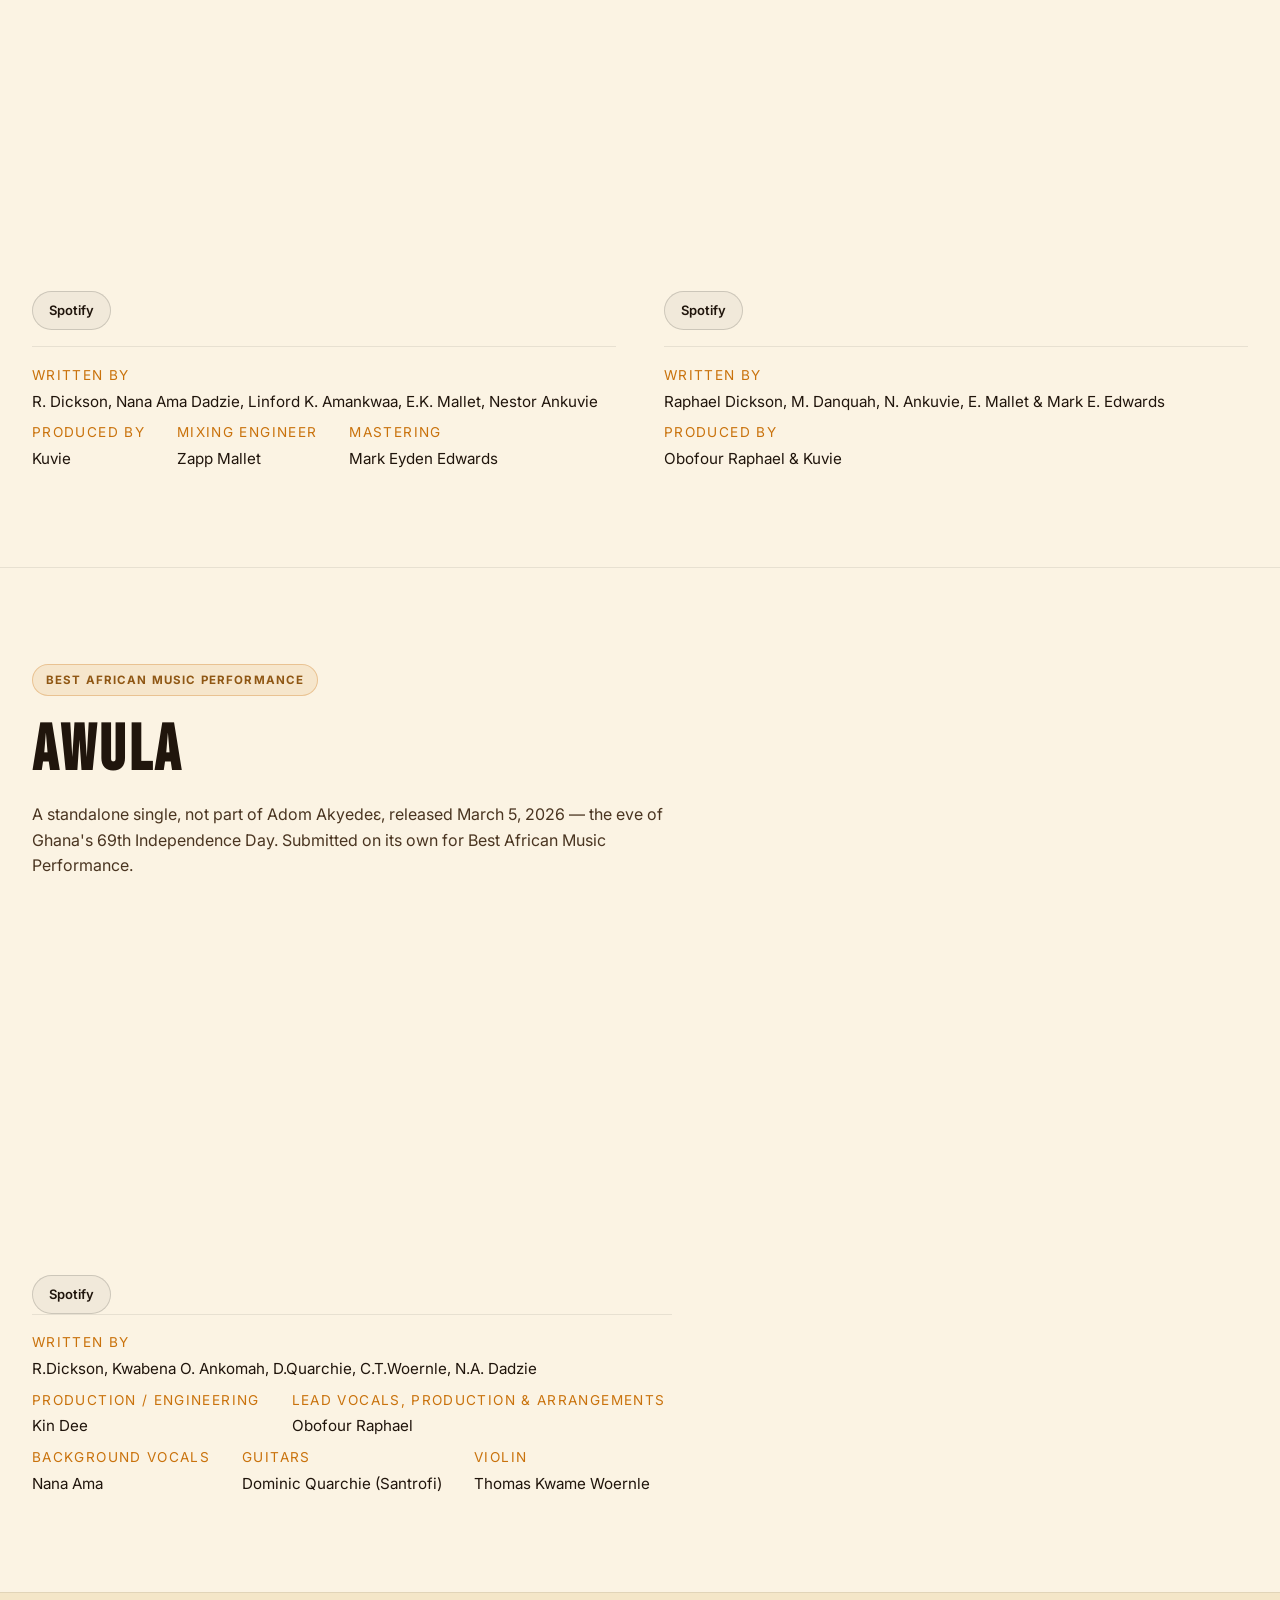
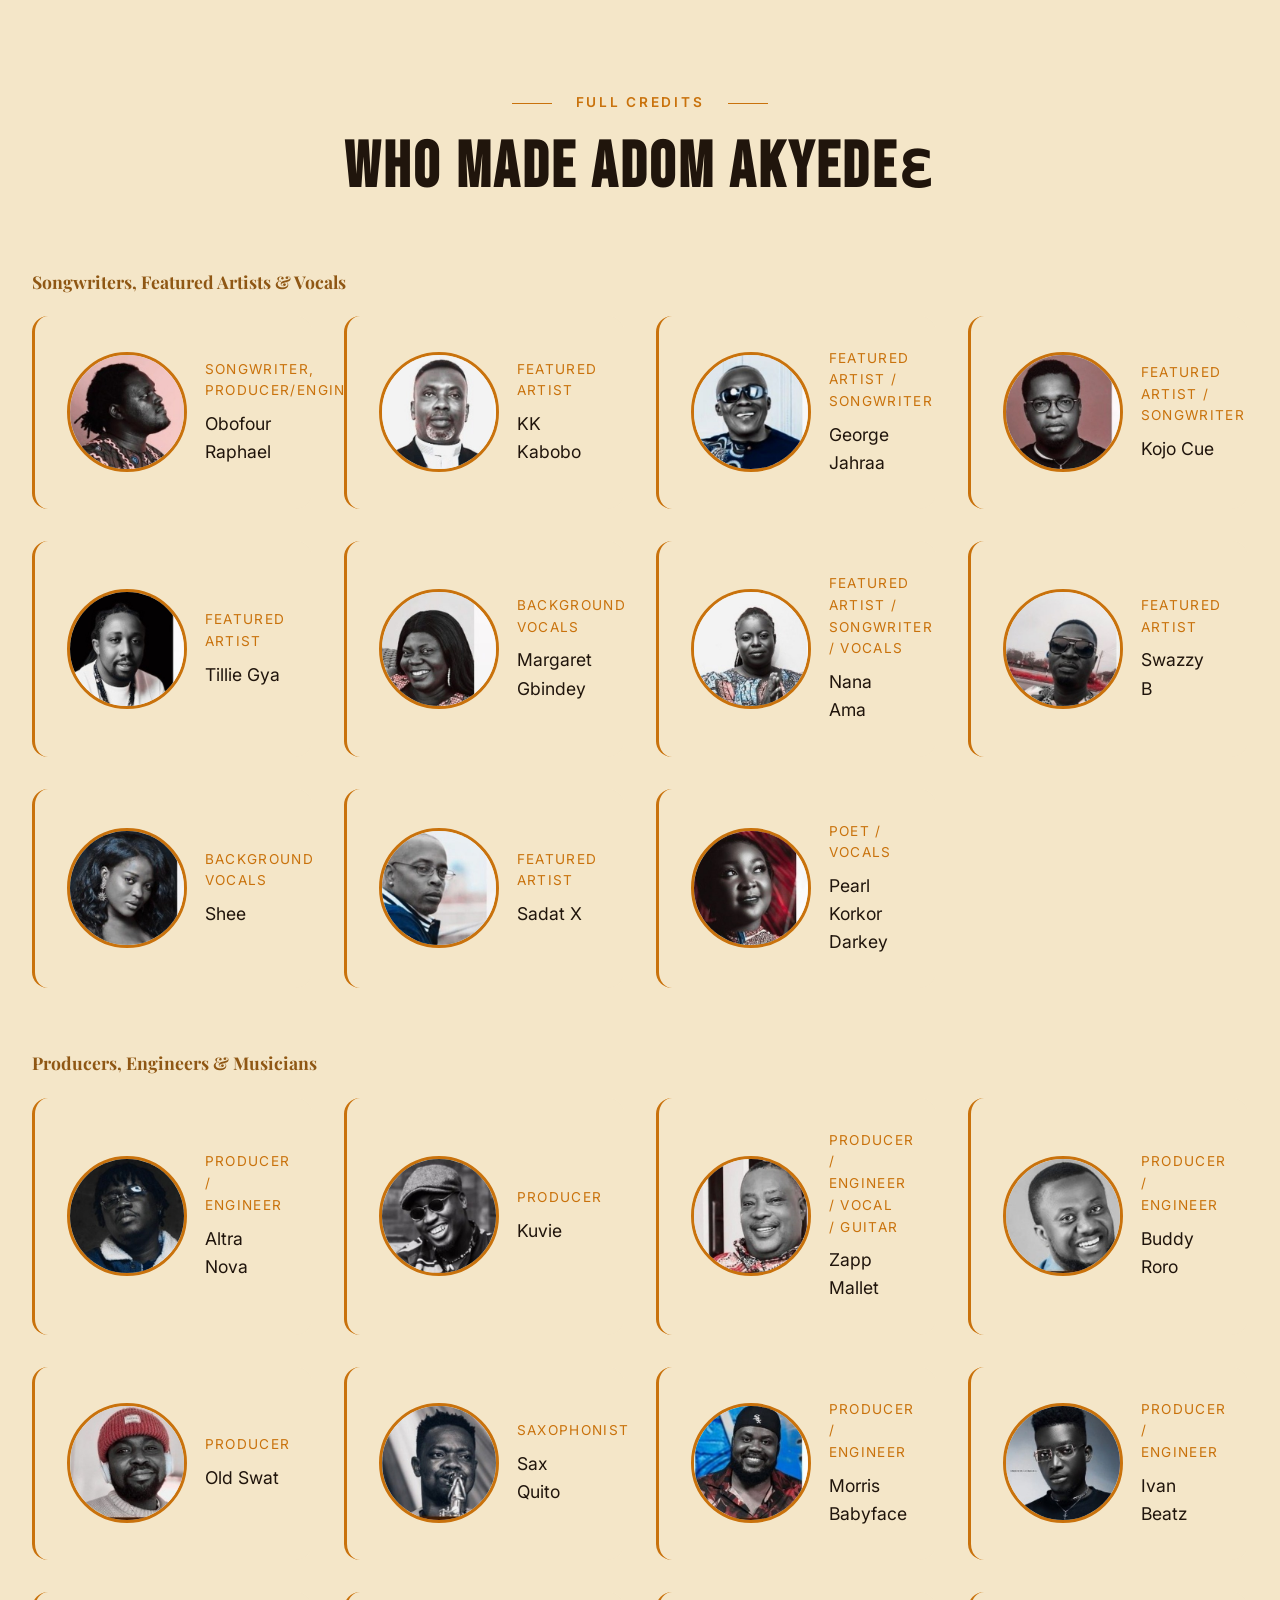
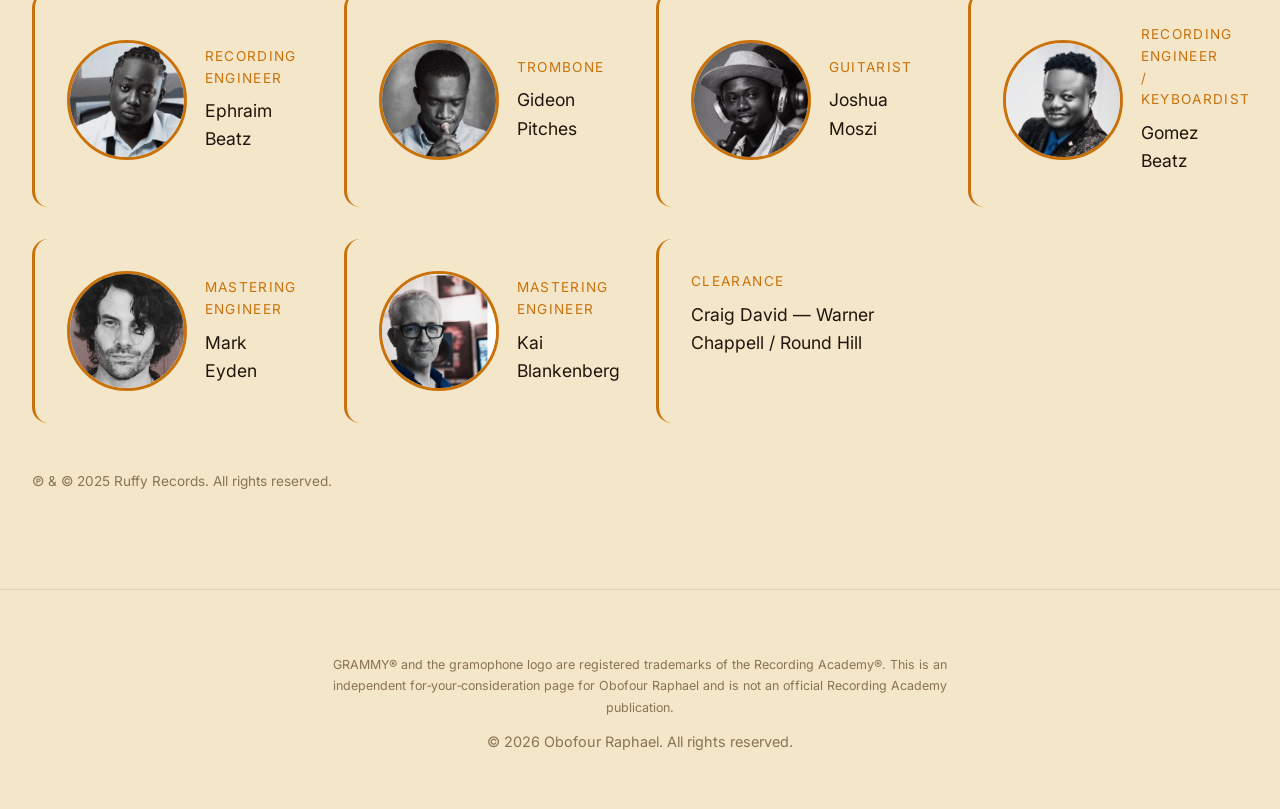
<file: fyc 2027.html>
<!DOCTYPE html>
<html lang="en">
<head>
    <meta charset="UTF-8">
    <meta name="viewport" content="width=device-width, initial-scale=1.0">
    <title>FYC | Obofour Raphael</title>
    <meta name="description" content="For Your GRAMMY® Consideration — Obofour Raphael's Adom Akyedeɛ, Ahoofe and Awula, submitted across four categories.">
    <meta property="og:title" content="For Your GRAMMY® Consideration | Obofour Raphael">
    <meta property="og:description" content="Adom Akyedeɛ, Ahoofe and Awula — submitted for Best Global Music Album, Best Global Music Performance, Best Jazz Performance and Best African Music Performance.">
    <meta property="og:image" content="ObofourThumb.jpg">
    <meta property="og:url" content="https://obo4raphael.com/fyc.html">
    <meta property="og:type" content="website">
    <meta name="twitter:card" content="summary_large_image">

    <link rel="preconnect" href="https://fonts.googleapis.com">
    <link rel="preconnect" href="https://fonts.gstatic.com" crossorigin>
    <link href="https://fonts.googleapis.com/css2?family=Bebas+Neue&family=Playfair+Display:ital,wght@0,500;0,600;0,700;1,500;1,600&family=Inter:wght@300;400;500;600;700&display=swap" rel="stylesheet">
    <link rel="stylesheet" href="css/main.css">
    <link rel="icon" type="image/png" href="obofourlogoo.png">

    <link rel="icon" type="image/x-icon" href="favicon.ico?v=3">
    <link rel="icon" type="image/png" sizes="32x32" href="images/favicon-32x32.png?v=3">
    <link rel="icon" type="image/png" sizes="16x16" href="images/favicon-16x16.png?v=3">
    <link rel="apple-touch-icon" href="images/apple-touch-icon.png?v=3">

    <style>
        /* ---- FYC warm palette — overrides main.css tokens for this page only ---- */
        :root{
            --color-primary:#FBF3E3;
            --color-secondary:#F4E6C8;
            --color-tertiary:#ECD7A9;
            --color-accent-gold:#C9720C;
            --color-accent-gold-light:#E0932E;
            --color-accent-gold-dark:#8F5714;
            --color-text-primary:#20150C;
            --color-text-secondary:#4A3521;
            --color-text-muted:#8A7355;
        }
        body::before{ display:none; } /* drop the dark radial glow baked into main.css */

        /* ---- FYC page-specific additions (on top of main.css) ---- */

        /* Real site navbar sits on a dark bar here, so force light text
           regardless of this page's light-theme text-color overrides. */
        .navbar-link{ color:#F4E6C8; }
        .navbar-link:hover, .navbar-link.active{ color:var(--color-accent-gold-light); }
        .navbar-link-fyc{ color:var(--color-accent-gold); }
        .navbar-link-fyc:hover, .navbar-link-fyc.active{ color:#1C130A; }
        .navbar-toggle span{ background:#F4E6C8; }

        /* Cinematic opening hero: dark portrait fading into the warm palette */
        .fyc-cinematic-hero .hero-content{ display:flex; flex-direction:column; align-items:center; }
        .fyc-cinematic-logo{ width:min(240px, 42vw); height:auto; margin:0 auto 1.75rem; filter:drop-shadow(0 6px 18px rgba(0,0,0,0.5)); }
        .fyc-cinematic-hero .fyc-portrait-eyebrow{ font-size:1.2rem; }
        .fyc-cinematic-hero .fyc-portrait-title{ font-size:clamp(3.2rem, 10vw, 6.5rem); }
        .fyc-cinematic-hero .fyc-portrait-artist{ font-size:1.15rem; }

        .fyc-hero-warm{
            background:linear-gradient(160deg, #FDF4D9 0%, #F7E3AA 55%, #EFCB86 100%);
            padding:3rem var(--space-lg) 3.5rem;
        }
        .fyc-hero-inner{max-width:1100px; margin:0 auto; text-align:center;}
        .fyc-hero-eyebrow{display:inline-block; color:var(--color-accent-gold-dark); font-size:.85rem; font-weight:700; letter-spacing:.2em; text-transform:uppercase; margin-bottom:2rem;}

        .fyc-category-grid{display:grid; grid-template-columns:1fr 1fr; gap:1.75rem 2.5rem; max-width:900px; margin:0 auto 2.5rem; text-align:left;}
        @media (max-width:700px){ .fyc-category-grid{ grid-template-columns:1fr; gap:1.5rem; } }
        .fyc-category-card{ text-decoration:none; display:block; }
        .fyc-category-name{ font-family:var(--font-hero); font-size:2.1rem; letter-spacing:.03em; color:var(--color-text-primary); line-height:1; }
        .fyc-category-name .fyc-category-tag{ font-family:var(--font-body); font-weight:700; font-size:.85rem; letter-spacing:.04em; text-transform:none; color:var(--color-text-secondary); margin-left:.5rem; }
        .fyc-category-sub{ font-size:1.05rem; color:var(--color-accent-gold-dark); font-weight:600; margin-top:.15rem; }
        .fyc-category-card:hover .fyc-category-name{ color:var(--color-accent-gold-dark); }

        .fyc-portrait-wrap{ position:relative; max-width:1100px; margin:0 auto; overflow:hidden; }
        .fyc-portrait-wrap img{ width:100%; height:auto; display:block; }
        .fyc-portrait-overlay{
            position:absolute; left:0; right:0; bottom:0; height:55%;
            background:linear-gradient(0deg, rgba(20,10,4,0.94) 0%, rgba(20,10,4,0.55) 45%, transparent 100%);
            display:flex; flex-direction:column; align-items:center; justify-content:flex-end;
            padding-bottom:2.5rem; text-align:center;
        }
        .fyc-portrait-eyebrow{ color:#F4E6C8; font-size:1.1rem; font-family:var(--font-heading); font-style:italic; margin-bottom:0; }
        .fyc-portrait-title{ font-family:var(--font-hero); font-size:clamp(2.8rem, 8vw, 5.5rem); color:#ffffff; letter-spacing:.03em; line-height:.95; margin:.1rem 0 .3rem; }
        .fyc-portrait-artist{ color:var(--color-accent-gold-light); font-size:1.1rem; letter-spacing:.08em; text-transform:uppercase; font-weight:600; }

        .fyc-meta{display:inline-flex; flex-direction:column; gap:1rem; text-align:left; margin-top:var(--space-md); width:100%; max-width:620px;}
        .fyc-meta-row{display:grid; grid-template-columns:110px 1fr; gap:1rem; border-top:1px solid rgba(0,0,0,0.08); padding-top:1rem;}
        .fyc-meta-row:first-child{border-top:none; padding-top:0;}
        .fyc-meta-label{font-size:.72rem; font-weight:700; letter-spacing:.18em; text-transform:uppercase; color:var(--color-accent-gold); padding-top:.2rem;}
        .fyc-meta-value p{margin:0 0 .4rem; color:var(--color-text-primary); font-size:.98rem;}
        .fyc-meta-value p:last-child{margin-bottom:0;}
        .fyc-meta-value strong{color:var(--color-accent-gold-dark); font-weight:600;}

        .fyc-divider{height:1px; background:linear-gradient(90deg, transparent, var(--color-accent-gold), transparent); max-width:1000px; margin:0 auto; opacity:.6;}

        .fyc-intro-grid{display:grid; grid-template-columns:260px 1fr; gap:var(--space-2xl); align-items:start;}
        @media (max-width:800px){.fyc-intro-grid{grid-template-columns:1fr;}}

        .fyc-fact-box{background:var(--color-secondary); border:1px solid rgba(0,0,0,0.06); border-radius:var(--radius-lg); padding:var(--space-lg);}
        .fyc-fact{display:flex; justify-content:space-between; align-items:baseline; padding:.65rem 0; border-bottom:1px solid rgba(0,0,0,0.08);}
        .fyc-fact:last-child{border-bottom:none;}
        .fyc-fact-num{font-family:var(--font-hero); font-size:1.6rem; color:var(--color-accent-gold-dark); letter-spacing:.02em;}
        .fyc-fact-label{font-size:.72rem; text-transform:uppercase; letter-spacing:.08em; color:var(--color-text-muted); text-align:right;}

        .fyc-song{border-top:1px solid rgba(0,0,0,0.08);}
        .fyc-song-cat{display:inline-block; font-size:.72rem; font-weight:700; letter-spacing:.1em; text-transform:uppercase; color:var(--color-accent-gold-dark); background:rgba(201,114,12,0.1); border:1px solid rgba(201,114,12,0.3); border-radius:999px; padding:.35rem .8rem; margin-bottom:1.1rem;}
        .fyc-song-cat + .fyc-song-cat{margin-left:.5rem;}

        .embed-wrap{margin:1.5rem 0 1.25rem; border-radius:var(--radius-lg); overflow:hidden; max-width:640px;}

        .fyc-subgrid{display:grid; grid-template-columns:1fr 1fr; gap:var(--space-xl); margin-top:1.5rem;}
        @media (max-width:800px){.fyc-subgrid{grid-template-columns:1fr;}}
        .fyc-subitem .embed-wrap{margin-top:.75rem;}
        .fyc-subitem-label{font-size:.72rem; font-weight:700; letter-spacing:.1em; text-transform:uppercase; color:var(--color-accent-gold-dark); margin:0;}

        .fyc-song-credits{display:flex; flex-wrap:wrap; gap:.5rem 2rem; max-width:640px; padding-top:1.1rem; border-top:1px solid rgba(0,0,0,0.08);}
        .fyc-song-credits p{margin:0; font-size:.95rem; color:var(--color-text-primary);}
        .fyc-song-credits .credit-role{display:block; margin-bottom:.2rem;}

        .fyc-cover{width:200px; height:200px; margin:0 0 1.5rem; border-radius:var(--radius-lg); overflow:hidden; box-shadow:var(--shadow-md); border:1px solid rgba(0,0,0,0.08);}
        .fyc-cover img{width:100%; height:100%; object-fit:cover; display:block;}

        .fyc-link{
            display:inline-block; padding:8px 16px; margin-right:8px; font-size:13px; font-weight:600;
            text-decoration:none; color:var(--color-text-primary);
            background:rgba(0,0,0,0.04); border:1px solid rgba(0,0,0,0.15); border-radius:20px;
            transition:all .25s ease;
        }
        .fyc-link:hover{ background:var(--color-accent-gold); border-color:var(--color-accent-gold); color:#fff; }

        .fyc-legal{font-size:.78rem; color:var(--color-text-muted); max-width:640px; margin:0 auto; text-align:center; line-height:1.7;}
        .footer{ border-top:1px solid rgba(0,0,0,0.08); }

        .credit-item-photo{ display:flex; align-items:center; gap:1.1rem; }
        .credit-photo{ width:120px; height:120px; min-width:120px; border-radius:50%; object-fit:cover; border:3px solid var(--color-accent-gold); }
        .credit-item-text{ min-width:0; }
    </style>
</head>
<body>

    <nav class="navbar" id="navbar">
        <div class="navbar-container">
            <a href="index.html" class="navbar-logo">
                <img src="obofourlogoo.png" alt="Obofour Raphael">
            </a>
            <div class="navbar-menu" id="navbar-menu">
                <a href="index.html" class="navbar-link">Home</a>
                <a href="about.html" class="navbar-link">About</a>
                <a href="music.html" class="navbar-link">Music</a>
                <a href="videos.html" class="navbar-link">Videos</a>
                <a href="tour.html" class="navbar-link">Tour</a>
                <a href="store.html" class="navbar-link">Store</a>
                <a href="news.html" class="navbar-link">News</a>
                <a href="fanclub.html" class="navbar-link">Fan Club</a>
                <a href="contact.html" class="navbar-link">Contact</a>
            </div>
            <button class="navbar-toggle" id="navbar-toggle" aria-label="Toggle menu">
                <span></span>
                <span></span>
                <span></span>
            </button>
        </div>
    </nav>

    <header class="hero fyc-cinematic-hero">
        <div class="hero-background">
            <img src="FYCC.jpg.jpeg" alt="Obofour Raphael">
        </div>
        <div class="hero-content">
            <img src="obofourlogoo.png" alt="Obofour Raphael" class="fyc-cinematic-logo">
            <p class="fyc-portrait-eyebrow">for your</p>
            <h1 class="fyc-portrait-title">GRAMMY&reg;</h1>
            <p class="fyc-portrait-artist">consideration</p>
        </div>
    </header>

    <header class="fyc-hero-warm">
        <div class="fyc-hero-inner">
            <span class="fyc-hero-eyebrow">For Your GRAMMY&reg; Consideration</span>

            <div class="fyc-category-grid">
                <a href="#album" class="fyc-category-card">
                    <div class="fyc-category-name">ADOM AKYEDEɛ</div>
                    <div class="fyc-category-sub">best global music album</div>
                </a>
                <a href="#ahoofe" class="fyc-category-card">
                    <div class="fyc-category-name">AHOOFE <span class="fyc-category-tag">jazz version</span></div>
                    <div class="fyc-category-sub">best jazz performance</div>
                </a>
                <a href="#ahoofe" class="fyc-category-card">
                    <div class="fyc-category-name">AHOOFE <span class="fyc-category-tag">ft nana ama &amp; ko-jo cue</span></div>
                    <div class="fyc-category-sub">best african music performance</div>
                </a>
                <a href="#awula" class="fyc-category-card">
                    <div class="fyc-category-name">AWULA</div>
                    <div class="fyc-category-sub">best african music performance</div>
                </a>
            </div>
        </div>
    </header>

    <div class="fyc-divider"></div>

    <section class="section">
        <div class="container fyc-intro-grid">
            <div class="fyc-fact-box">
                <div class="fyc-fact"><span class="fyc-fact-num">18</span><span class="fyc-fact-label">Tracks on the album</span></div>
                <div class="fyc-fact"><span class="fyc-fact-num">20+</span><span class="fyc-fact-label">Years active</span></div>
                <div class="fyc-fact"><span class="fyc-fact-num">100+</span><span class="fyc-fact-label">Songs released</span></div>
                <div class="fyc-fact"><span class="fyc-fact-num">3</span><span class="fyc-fact-label">GRAMMY&reg; categories</span></div>
            </div>
            <div>
                <p class="bio-lead">Adom Akyedeɛ — Twi for &ldquo;gift of grace&rdquo; — is Obofour Raphael's 18-track testimony, moving between Highlife guitar lines, Hiplife cadence and gospel conviction.</p>
                <p>Across its eighteen tracks, Adom Akyedeɛ unfolds like a film set in the Ghanaian world, giving love, tradition, everyday life, rivalry and faith each room to breathe. Obofour Raphael, a rapper by trade, sings, acts and recites poetry throughout the record, drawing it closer in spirit to musical theatre than to a conventional album, one built to travel far beyond Ghana without losing what makes it Ghanaian.</p>
                <p>Silvanus Raphael Oduro Dickson, known to the world as Obofour Raphael, is a Hiplife and Hip Hop artist: a songwriter, producer, rapper and singer with two and a half decades in the craft. The album drew in Sadat X of Brand Nubian, and made history by securing a sample-interpolation clearance from UK superstar Craig David, cleared through Warner Chappell Music and Round Hill Publishing.</p>
                <p><strong style="color:var(--color-text-primary);">Ahoofe</strong>, one of its songs, carries the campaign forward on its own, submitted in two performance categories from a single session. <strong style="color:var(--color-text-primary);">Awula</strong> is a separate standalone single, released independently of the album, submitted for Best African Music Performance.</p>
            </div>
        </div>
    </section>

    <section class="section fyc-song" id="album">
        <div class="container">
            <span class="fyc-song-cat">Best Global Music Album</span>
            <h2 class="section-title" style="margin-bottom:.75rem;">Adom Akyedeɛ</h2>
            <p style="max-width:65ch;">The full-length statement — eighteen tracks bringing together a wide cast of Ghanaian producers, songwriters and featured vocalists, from Zapp Mallet, Kuvie, Morris Babyface, Nana Ama and Ko&#8209;Jo Cue to Sadat X. Full credits below.</p>

            <div class="embed-wrap">
                <iframe data-testid="embed-iframe" style="border-radius:12px; display:block;" src="https://open.spotify.com/embed/album/7aoGgddvlgwsZBkrHNzcTR?utm_source=generator" width="100%" height="352" frameborder="0" allowfullscreen="" allow="autoplay; clipboard-write; encrypted-media; fullscreen; picture-in-picture" loading="lazy"></iframe>
            </div>

            <div class="album-links">
                <a href="https://open.spotify.com/album/7aoGgddvlgwsZBkrHNzcTR" target="_blank" rel="noopener" class="fyc-link">Spotify</a>
                <a href="https://music.apple.com/gb/album/adom-akyedee/1839035042" target="_blank" rel="noopener" class="fyc-link">Apple Music</a>
                <a href="https://audiomack.com/obofour-raphael-2/album/adom-akyedee-1" target="_blank" rel="noopener" class="fyc-link">Audiomack</a>
            </div>
        </div>
    </section>

    <section class="section fyc-song" id="ahoofe">
        <div class="container">
            <span class="fyc-song-cat">Best African Music Performance</span>
            <span class="fyc-song-cat">Best Jazz Performance</span>
            <h2 class="section-title" style="margin-bottom:.75rem;">Ahoofe</h2>
            <p style="max-width:65ch;">Twi for &ldquo;beauty&rdquo; — one song, two entries. The original featuring Nana Ama and Ko‑Jo Cue stands for Best Global Music Performance; a reworked Jazz Version, cut from the same session, stands for Best Jazz Performance.</p>

            <div class="fyc-subgrid">
                <div class="fyc-subitem">
                    <p class="fyc-subitem-label">Featured Version &middot; Best Global Music Performance</p>
                    <div class="embed-wrap">
                        <iframe data-testid="embed-iframe" style="border-radius:12px; display:block;" src="https://open.spotify.com/embed/track/1aqop1ogFjGIGl1WkpUWS8?utm_source=generator" width="100%" height="352" frameborder="0" allowfullscreen="" allow="autoplay; clipboard-write; encrypted-media; fullscreen; picture-in-picture" loading="lazy"></iframe>
                    </div>
                    <div class="album-links">
                        <a href="https://open.spotify.com/track/1aqop1ogFjGIGl1WkpUWS8" target="_blank" rel="noopener" class="fyc-link">Spotify</a>
                    </div>
                    <div class="fyc-song-credits" style="max-width:none; margin-top:1rem;">
                        <p><span class="credit-role">Written by</span>R. Dickson, Nana Ama Dadzie, Linford K. Amankwaa, E.K. Mallet, Nestor Ankuvie</p>
                        <p><span class="credit-role">Produced by</span>Kuvie</p>
                        <p><span class="credit-role">Mixing Engineer</span>Zapp Mallet</p>
                        <p><span class="credit-role">Mastering</span>Mark Eyden Edwards</p>
                    </div>
                </div>
                <div class="fyc-subitem">
                    <p class="fyc-subitem-label">Jazz Version &middot; Best Jazz Performance</p>
                    <div class="embed-wrap">
                        <iframe data-testid="embed-iframe" style="border-radius:12px; display:block;" src="https://open.spotify.com/embed/track/4jgnPeplRGI54PnNe9qVrh?utm_source=generator&theme=0" width="100%" height="352" frameborder="0" allowfullscreen="" allow="autoplay; clipboard-write; encrypted-media; fullscreen; picture-in-picture" loading="lazy"></iframe>
                    </div>
                    <div class="album-links">
                        <a href="https://open.spotify.com/track/4jgnPeplRGI54PnNe9qVrh" target="_blank" rel="noopener" class="fyc-link">Spotify</a>
                    </div>
                    <div class="fyc-song-credits" style="max-width:none; margin-top:1rem;">
                        <p><span class="credit-role">Written by</span>Raphael Dickson, M. Danquah, N. Ankuvie, E. Mallet &amp; Mark E. Edwards</p>
                        <p><span class="credit-role">Produced by</span>Obofour Raphael &amp; Kuvie</p>
                    </div>
                </div>
            </div>
        </div>
    </section>

    <section class="section fyc-song" id="awula">
        <div class="container">
            <span class="fyc-song-cat">Best African Music Performance</span>
            <h2 class="section-title" style="margin-bottom:.75rem;">Awula</h2>

            <p style="max-width:65ch;">A standalone single, not part of Adom Akyedeɛ, released March 5, 2026 — the eve of Ghana's 69th Independence Day. Submitted on its own for Best African Music Performance.</p>

            <div class="embed-wrap">
                <iframe data-testid="embed-iframe" style="border-radius:12px; display:block;" src="https://open.spotify.com/embed/track/1sYLqSg7OklsVW4bmEQqT9?utm_source=generator" width="100%" height="352" frameborder="0" allowfullscreen="" allow="autoplay; clipboard-write; encrypted-media; fullscreen; picture-in-picture" loading="lazy"></iframe>
            </div>

            <div class="album-links">
                <a href="https://open.spotify.com/track/1sYLqSg7OklsVW4bmEQqT9" target="_blank" rel="noopener" class="fyc-link">Spotify</a>
            </div>

            <div class="fyc-song-credits">
                <p><span class="credit-role">Written By</span>R.Dickson, Kwabena O. Ankomah, D.Quarchie, C.T.Woernle, N.A. Dadzie</p>
                <p><span class="credit-role">Production / Engineering</span>Kin Dee</p>
                <p><span class="credit-role">Lead Vocals, Production &amp; Arrangements</span>Obofour Raphael</p>
                <p><span class="credit-role">Background Vocals</span>Nana Ama</p>
                <p><span class="credit-role">Guitars</span>Dominic Quarchie (Santrofi)</p>
                <p><span class="credit-role">Violin</span>Thomas Kwame Woernle</p>
            </div>
        </div>
    </section>

    <section class="section" style="background: var(--color-secondary); border-top:1px solid rgba(0,0,0,0.08);">
        <div class="container">
            <div class="section-header">
                <span class="section-label">Full Credits</span>
                <h2 class="section-title">Who Made Adom Akyedeɛ</h2>
            </div>

            <h3 style="font-size:1.1rem; color:var(--color-accent-gold-dark); margin-bottom:var(--space-md);">Songwriters, Featured Artists &amp; Vocals</h3>
            <div class="credits-grid" style="margin-bottom:var(--space-2xl);">
                <div class="credit-item credit-item-photo">
                    <img class="credit-photo" src="contributors/obofour-raphael.jpg" alt="Obofour Raphael" loading="lazy">
                    <div class="credit-item-text">
                        <div class="credit-role">Songwriter, Producer/Engineer</div>
                        <div class="credit-name">Obofour Raphael</div>
                    </div>
                </div>
                <div class="credit-item credit-item-photo">
                    <img class="credit-photo" src="contributors/kk-kabobo.jpg" alt="KK Kabobo" loading="lazy">
                    <div class="credit-item-text">
                        <div class="credit-role">Featured Artist</div>
                        <div class="credit-name">KK Kabobo</div>
                    </div>
                </div>
                <div class="credit-item credit-item-photo">
                    <img class="credit-photo" src="contributors/george-jahraa.jpg" alt="George Jahraa" loading="lazy">
                    <div class="credit-item-text">
                        <div class="credit-role">Featured Artist / Songwriter</div>
                        <div class="credit-name">George Jahraa</div>
                    </div>
                </div>
                <div class="credit-item credit-item-photo">
                    <img class="credit-photo" src="contributors/kojo-cue.jpg" alt="Kojo Cue" loading="lazy">
                    <div class="credit-item-text">
                        <div class="credit-role">Featured Artist / Songwriter</div>
                        <div class="credit-name">Kojo Cue</div>
                    </div>
                </div>
                <div class="credit-item credit-item-photo">
                    <img class="credit-photo" src="contributors/tillie-gya.jpg" alt="Tillie Gya" loading="lazy">
                    <div class="credit-item-text">
                        <div class="credit-role">Featured Artist</div>
                        <div class="credit-name">Tillie Gya</div>
                    </div>
                </div>
                <div class="credit-item credit-item-photo">
                    <img class="credit-photo" src="contributors/margaret-gbindey.jpg" alt="Margaret Gbindey" loading="lazy">
                    <div class="credit-item-text">
                        <div class="credit-role">Background Vocals</div>
                        <div class="credit-name">Margaret Gbindey</div>
                    </div>
                </div>
                <div class="credit-item credit-item-photo">
                    <img class="credit-photo" src="contributors/nana-ama.jpg" alt="Nana Ama" loading="lazy">
                    <div class="credit-item-text">
                        <div class="credit-role">Featured Artist / Songwriter / Vocals</div>
                        <div class="credit-name">Nana Ama</div>
                    </div>
                </div>
                <div class="credit-item credit-item-photo">
                    <img class="credit-photo" src="contributors/swazzy-b.jpg" alt="Swazzy B" loading="lazy">
                    <div class="credit-item-text">
                        <div class="credit-role">Featured Artist</div>
                        <div class="credit-name">Swazzy B</div>
                    </div>
                </div>
                <div class="credit-item credit-item-photo">
                    <img class="credit-photo" src="contributors/shee.jpg" alt="Shee" loading="lazy">
                    <div class="credit-item-text">
                        <div class="credit-role">Background Vocals</div>
                        <div class="credit-name">Shee</div>
                    </div>
                </div>
                <div class="credit-item credit-item-photo">
                    <img class="credit-photo" src="contributors/sadat-x.jpg" alt="Sadat X" loading="lazy">
                    <div class="credit-item-text">
                        <div class="credit-role">Featured Artist</div>
                        <div class="credit-name">Sadat X</div>
                    </div>
                </div>
                <div class="credit-item credit-item-photo">
                    <img class="credit-photo" src="contributors/pearl-korkor-darkey.jpg" alt="Pearl Korkor Darkey" loading="lazy">
                    <div class="credit-item-text">
                        <div class="credit-role">Poet / Vocals</div>
                        <div class="credit-name">Pearl Korkor Darkey</div>
                    </div>
                </div>
            </div>

            <h3 style="font-size:1.1rem; color:var(--color-accent-gold-dark); margin-bottom:var(--space-md);">Producers, Engineers &amp; Musicians</h3>
            <div class="credits-grid">
                <div class="credit-item credit-item-photo">
                    <img class="credit-photo" src="contributors/altra-nova.jpg" alt="Altra Nova" loading="lazy">
                    <div class="credit-item-text">
                        <div class="credit-role">Producer / Engineer</div>
                        <div class="credit-name">Altra Nova</div>
                    </div>
                </div>
                <div class="credit-item credit-item-photo">
                    <img class="credit-photo" src="contributors/kuvie.jpg" alt="Kuvie" loading="lazy">
                    <div class="credit-item-text">
                        <div class="credit-role">Producer</div>
                        <div class="credit-name">Kuvie</div>
                    </div>
                </div>
                <div class="credit-item credit-item-photo">
                    <img class="credit-photo" src="contributors/zapp-mallet.jpg" alt="Zapp Mallet" loading="lazy">
                    <div class="credit-item-text">
                        <div class="credit-role">Producer / Engineer / Vocal / Guitar</div>
                        <div class="credit-name">Zapp Mallet</div>
                    </div>
                </div>
                <div class="credit-item credit-item-photo">
                    <img class="credit-photo" src="contributors/buddy-roro.jpg" alt="Buddy Roro" loading="lazy">
                    <div class="credit-item-text">
                        <div class="credit-role">Producer / Engineer</div>
                        <div class="credit-name">Buddy Roro</div>
                    </div>
                </div>
                <div class="credit-item credit-item-photo">
                    <img class="credit-photo" src="contributors/old-swat.jpg" alt="Old Swat" loading="lazy">
                    <div class="credit-item-text">
                        <div class="credit-role">Producer</div>
                        <div class="credit-name">Old Swat</div>
                    </div>
                </div>
                <div class="credit-item credit-item-photo">
                    <img class="credit-photo" src="contributors/sax-quito.jpg" alt="Sax Quito" loading="lazy">
                    <div class="credit-item-text">
                        <div class="credit-role">Saxophonist</div>
                        <div class="credit-name">Sax Quito</div>
                    </div>
                </div>
                <div class="credit-item credit-item-photo">
                    <img class="credit-photo" src="contributors/morris-babyface.jpg" alt="Morris Babyface" loading="lazy">
                    <div class="credit-item-text">
                        <div class="credit-role">Producer / Engineer</div>
                        <div class="credit-name">Morris Babyface</div>
                    </div>
                </div>
                <div class="credit-item credit-item-photo">
                    <img class="credit-photo" src="contributors/ivan-beatz.jpg" alt="Ivan Beatz" loading="lazy">
                    <div class="credit-item-text">
                        <div class="credit-role">Producer / Engineer</div>
                        <div class="credit-name">Ivan Beatz</div>
                    </div>
                </div>
                <div class="credit-item credit-item-photo">
                    <img class="credit-photo" src="contributors/ephraim-beatz.jpg" alt="Ephraim Beatz" loading="lazy">
                    <div class="credit-item-text">
                        <div class="credit-role">Recording Engineer</div>
                        <div class="credit-name">Ephraim Beatz</div>
                    </div>
                </div>
                <div class="credit-item credit-item-photo">
                    <img class="credit-photo" src="contributors/gideon-pitches.jpg" alt="Gideon Pitches" loading="lazy">
                    <div class="credit-item-text">
                        <div class="credit-role">Trombone</div>
                        <div class="credit-name">Gideon Pitches</div>
                    </div>
                </div>
                <div class="credit-item credit-item-photo">
                    <img class="credit-photo" src="contributors/joshua-moszi.jpg" alt="Joshua Moszi" loading="lazy">
                    <div class="credit-item-text">
                        <div class="credit-role">Guitarist</div>
                        <div class="credit-name">Joshua Moszi</div>
                    </div>
                </div>
                <div class="credit-item credit-item-photo">
                    <img class="credit-photo" src="contributors/gomez-beatz.jpg" alt="Gomez Beatz" loading="lazy">
                    <div class="credit-item-text">
                        <div class="credit-role">Recording Engineer / Keyboardist</div>
                        <div class="credit-name">Gomez Beatz</div>
                    </div>
                </div>
                <div class="credit-item credit-item-photo">
                    <img class="credit-photo" src="contributors/mark-eyden.jpg" alt="Mark Eyden" loading="lazy">
                    <div class="credit-item-text">
                        <div class="credit-role">Mastering Engineer</div>
                        <div class="credit-name">Mark Eyden</div>
                    </div>
                </div>
                <div class="credit-item credit-item-photo">
                    <img class="credit-photo" src="contributors/kai-blankenberg.jpg" alt="Kai Blankenberg" loading="lazy">
                    <div class="credit-item-text">
                        <div class="credit-role">Mastering Engineer</div>
                        <div class="credit-name">Kai Blankenberg</div>
                    </div>
                </div>
                <div class="credit-item">
                    <div class="credit-role">Clearance</div>
                    <div class="credit-name">Craig David — Warner Chappell / Round Hill</div>
                </div>
            </div>

            <p style="margin-top:var(--space-xl); margin-bottom:0; font-size:.85rem; color:var(--color-text-muted);">&#8471; &amp; &copy; 2025 Ruffy Records. All rights reserved.</p>
        </div>
    </section>

    <footer class="footer">
        <div class="container">
            <div class="footer-bottom" style="border-top:none; padding-top:0;">
                <p class="fyc-legal">GRAMMY® and the gramophone logo are registered trademarks of the Recording Academy®. This is an independent for‑your‑consideration page for Obofour Raphael and is not an official Recording Academy publication.</p>
                <p class="footer-copyright" style="margin-top:.75rem;">© 2026 Obofour Raphael. All rights reserved.</p>
            </div>
        </div>
    </footer>

    <script>
        document.addEventListener('DOMContentLoaded', function() {
            window.addEventListener('scroll', function() {
                const navbar = document.getElementById('navbar');
                if (!navbar) return;
                if (window.scrollY > 100) {
                    navbar.classList.add('scrolled');
                } else {
                    navbar.classList.remove('scrolled');
                }
            });

            const navbarToggle = document.getElementById('navbar-toggle');
            if (navbarToggle) {
                navbarToggle.addEventListener('click', function() {
                    this.classList.toggle('active');
                    document.getElementById('navbar-menu').classList.toggle('active');
                });
            }
        });
    </script>
</body>
</html>
</file>
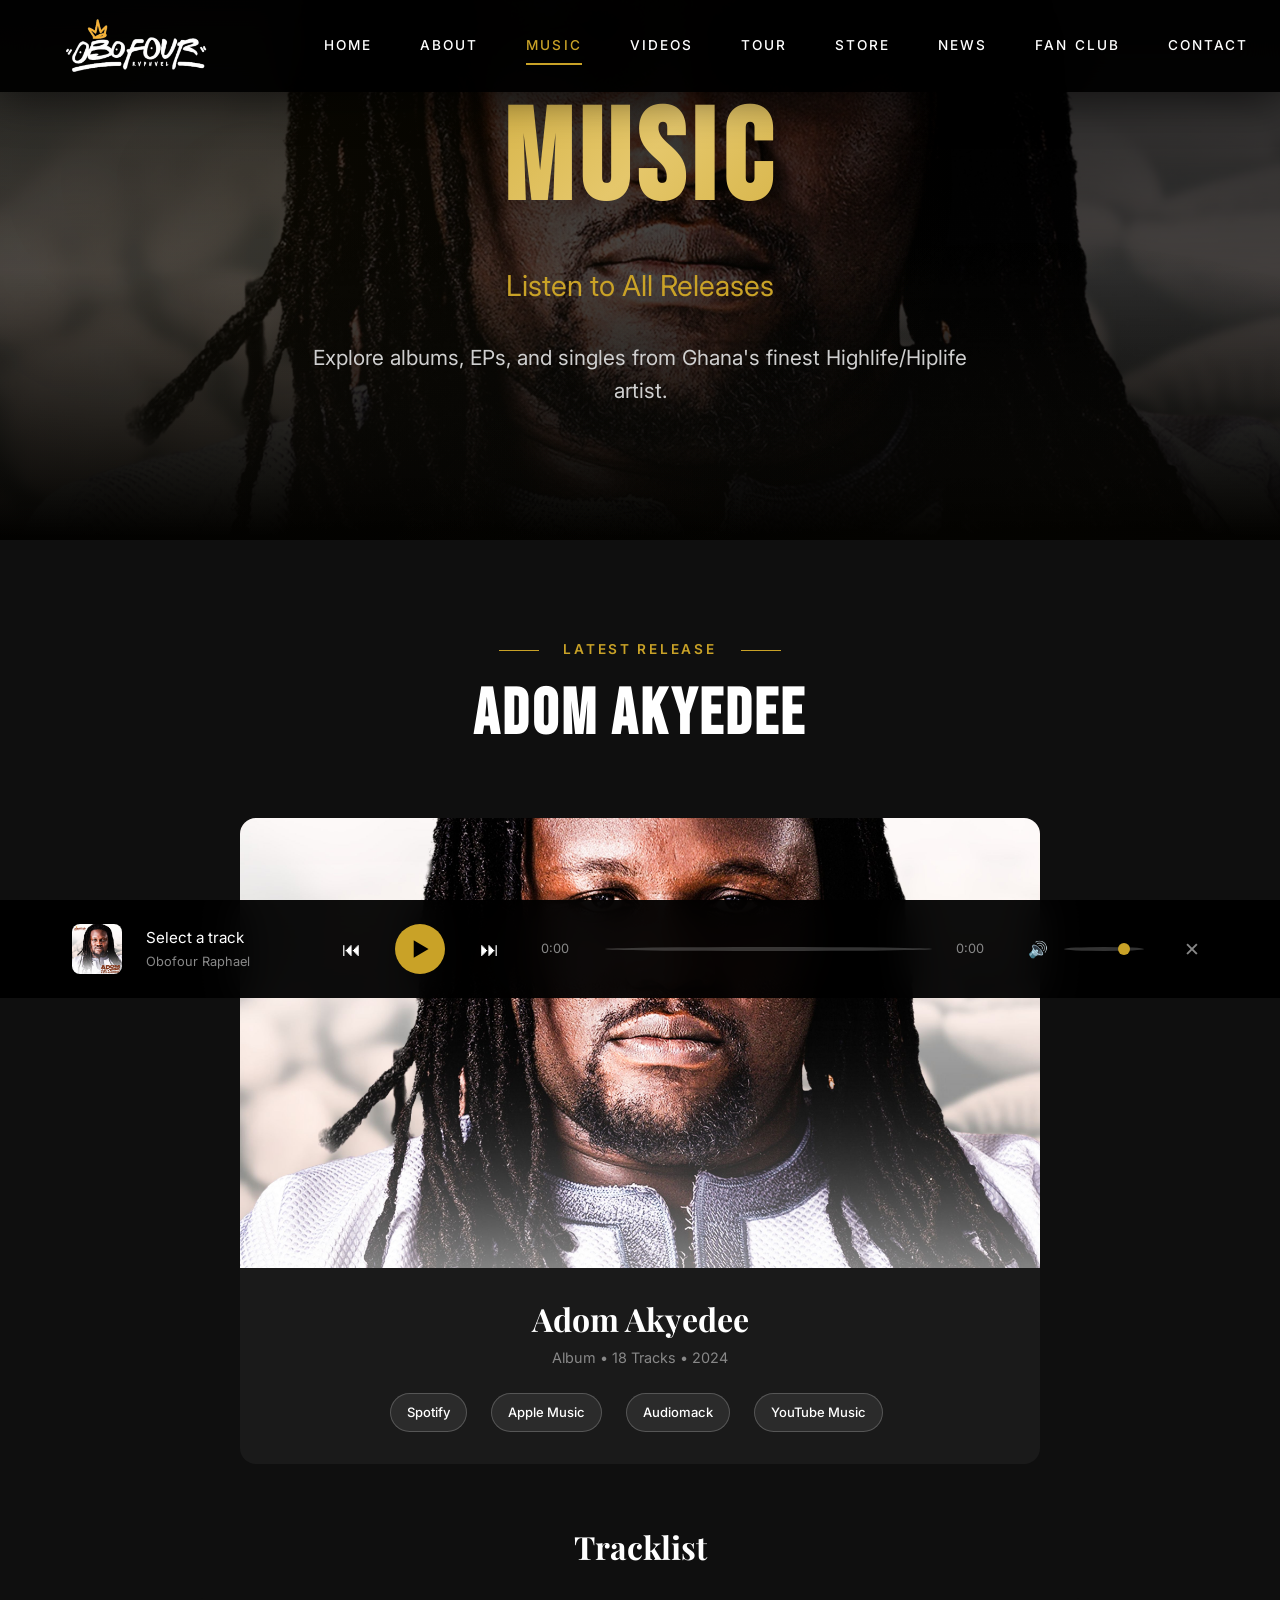
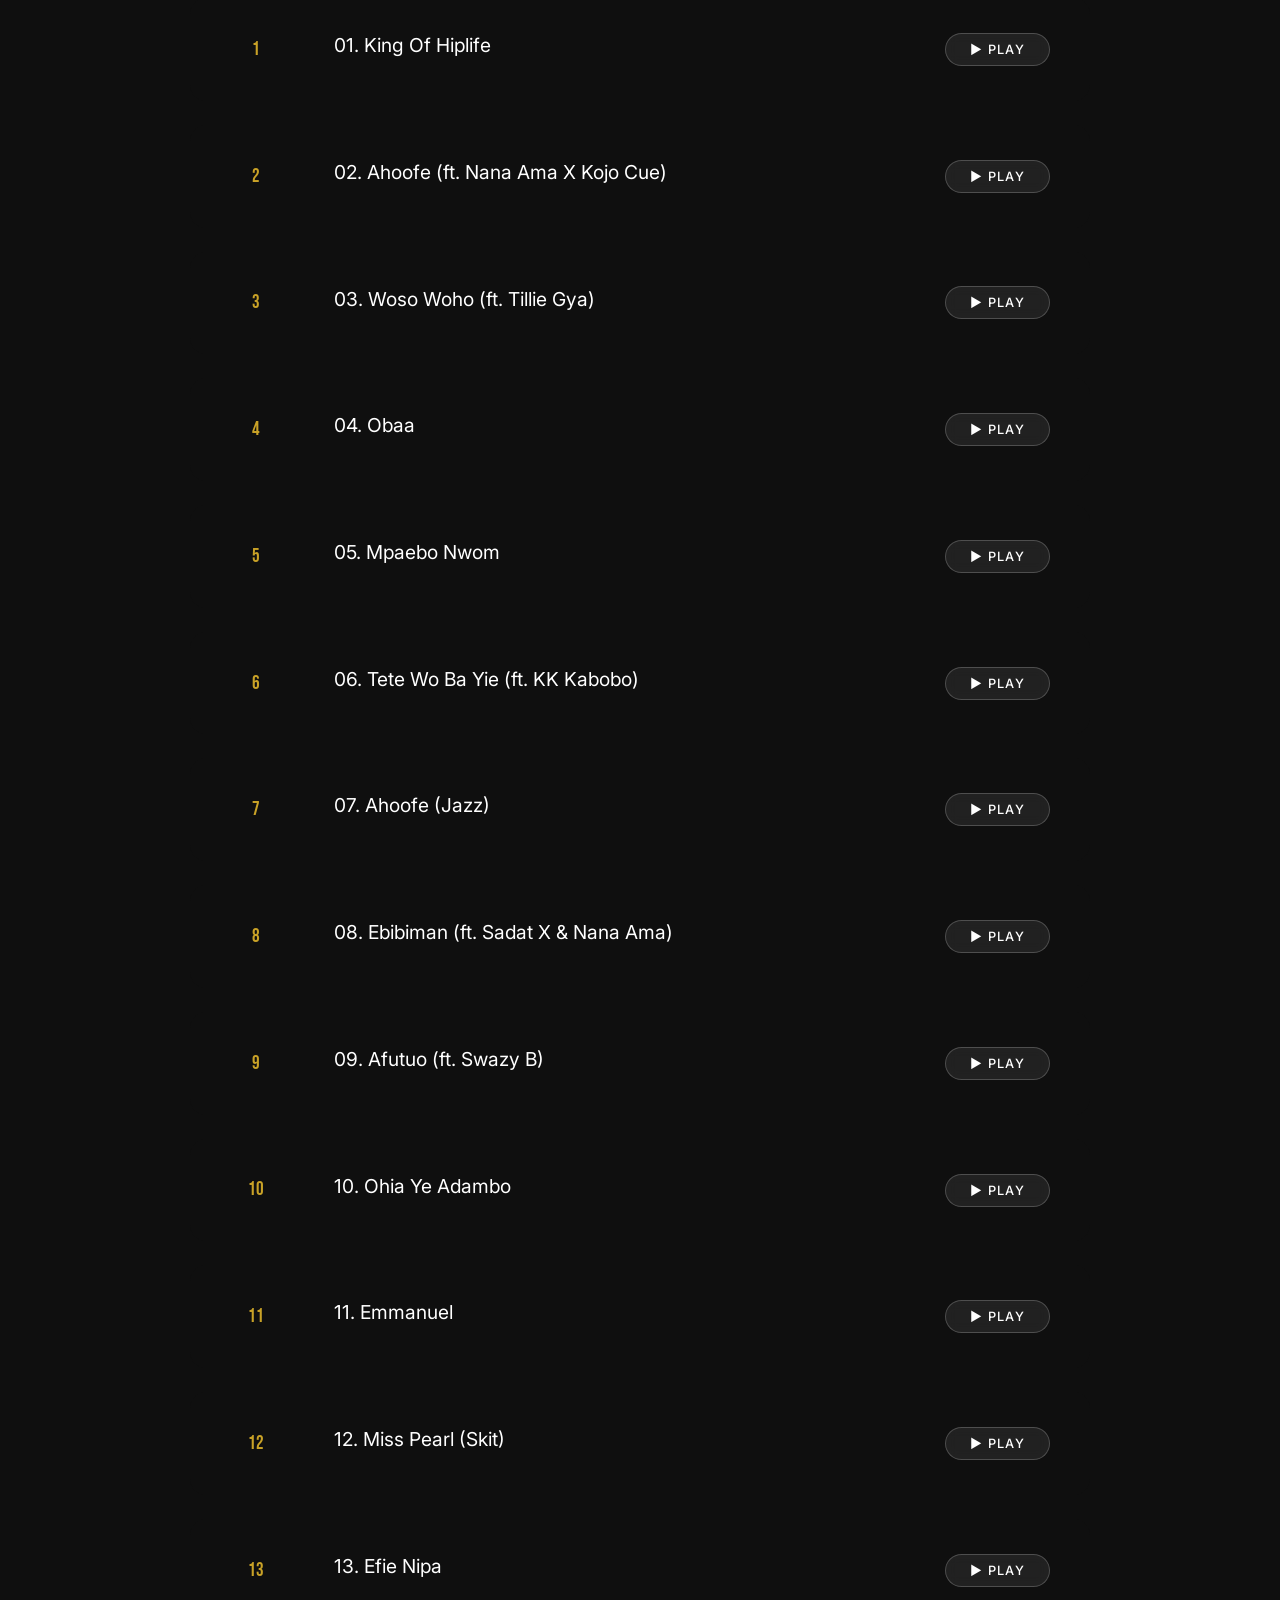
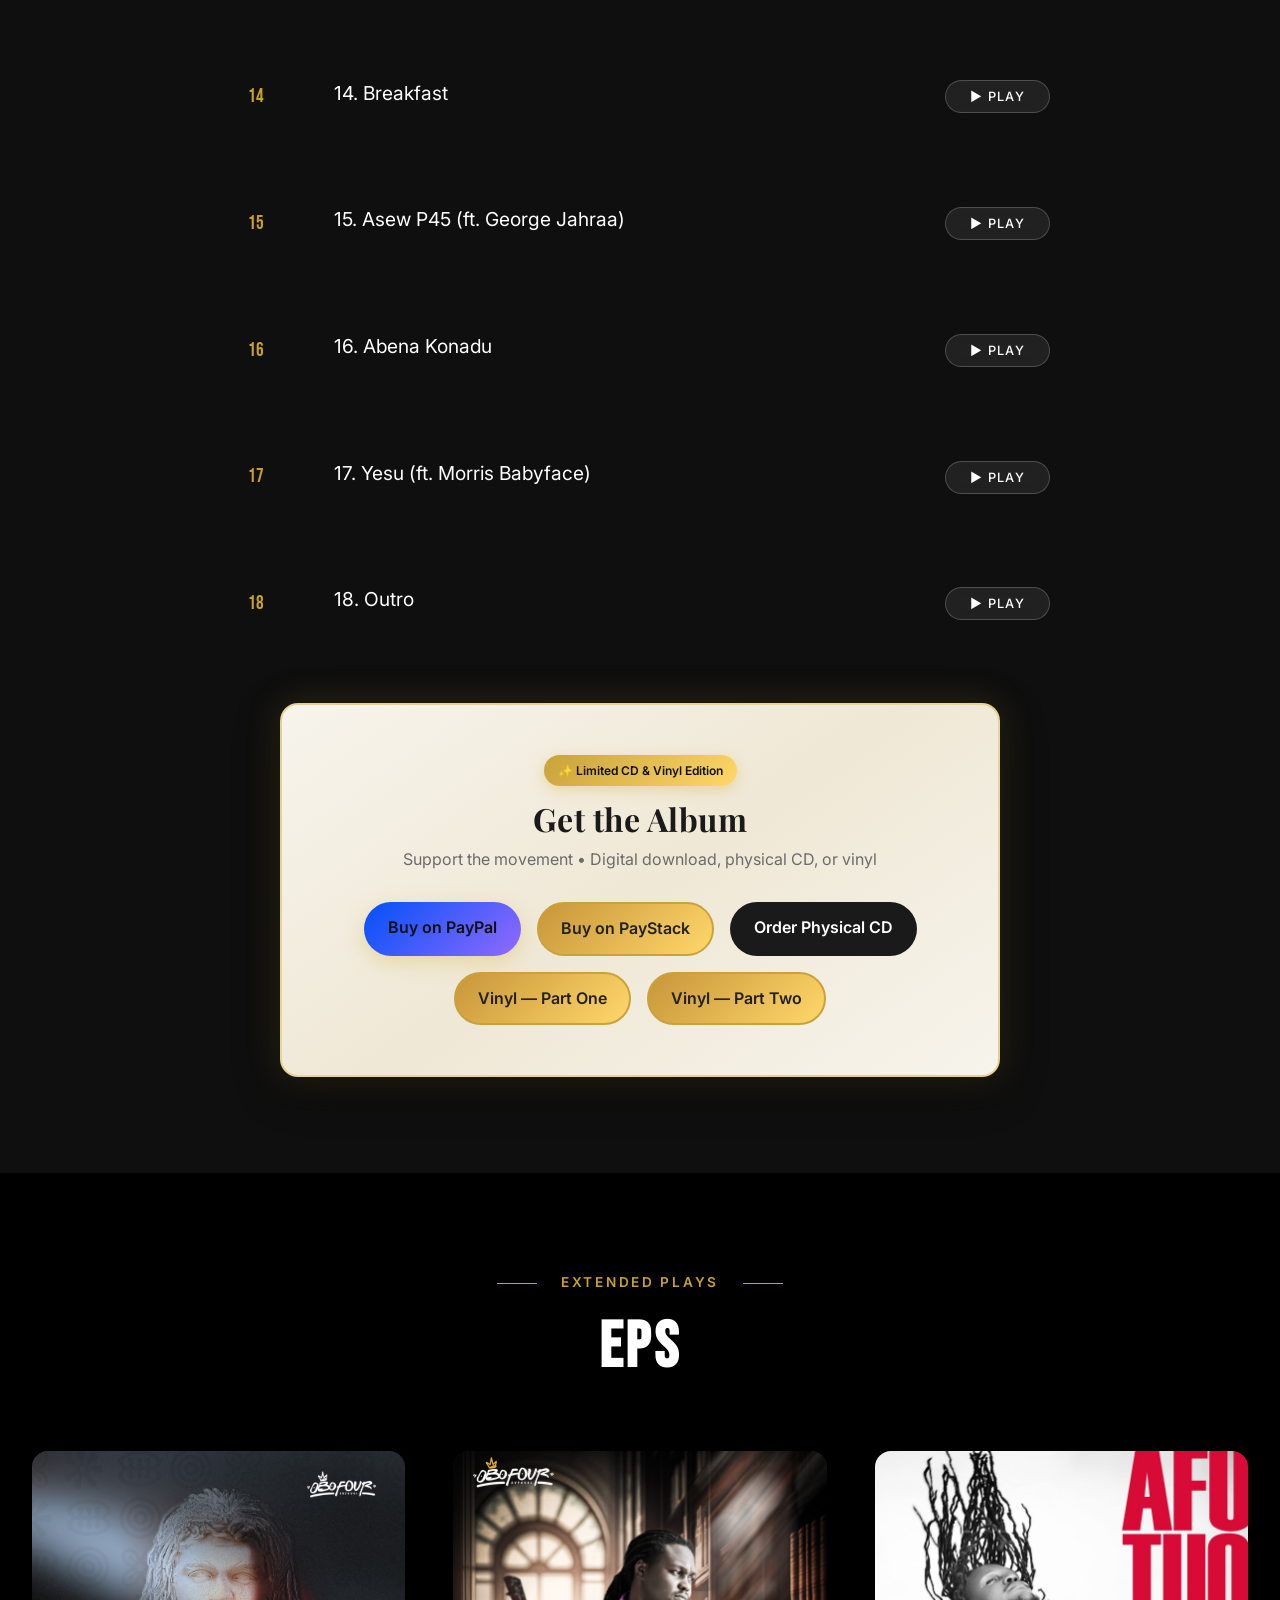
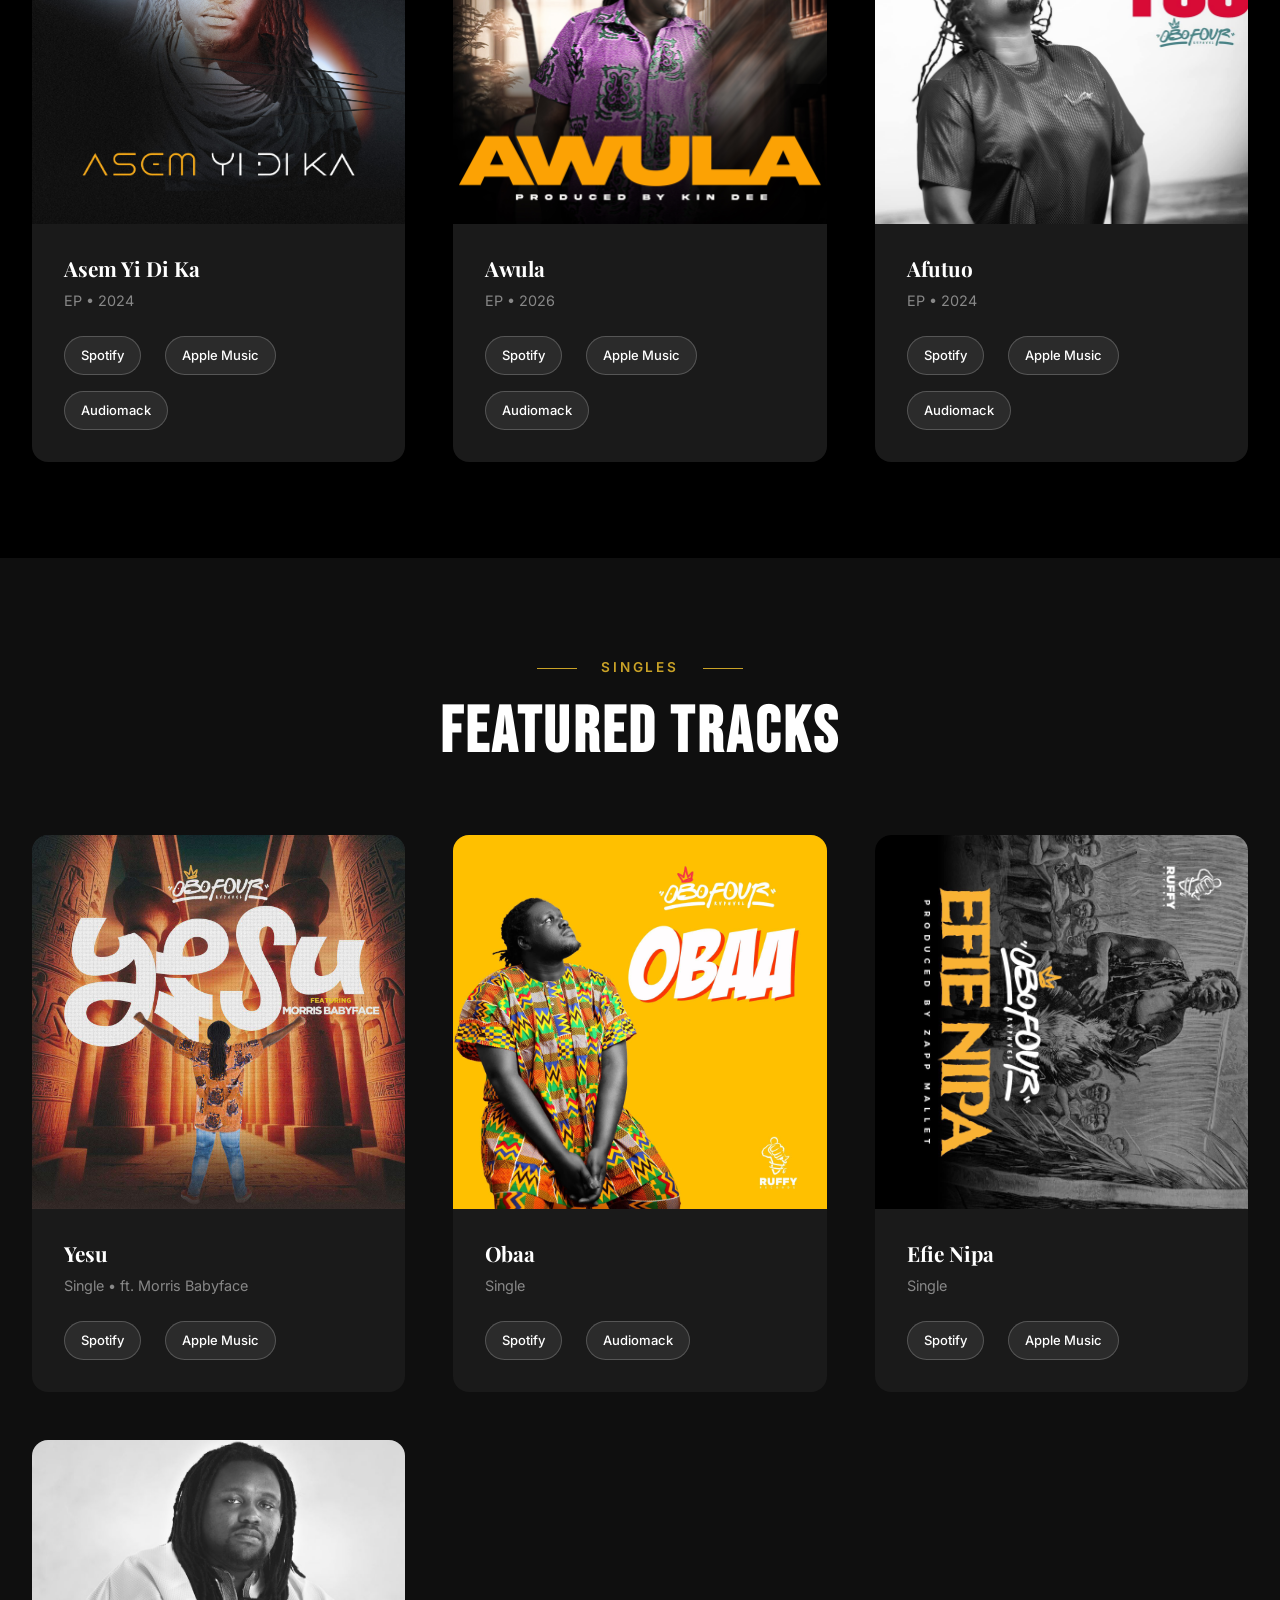
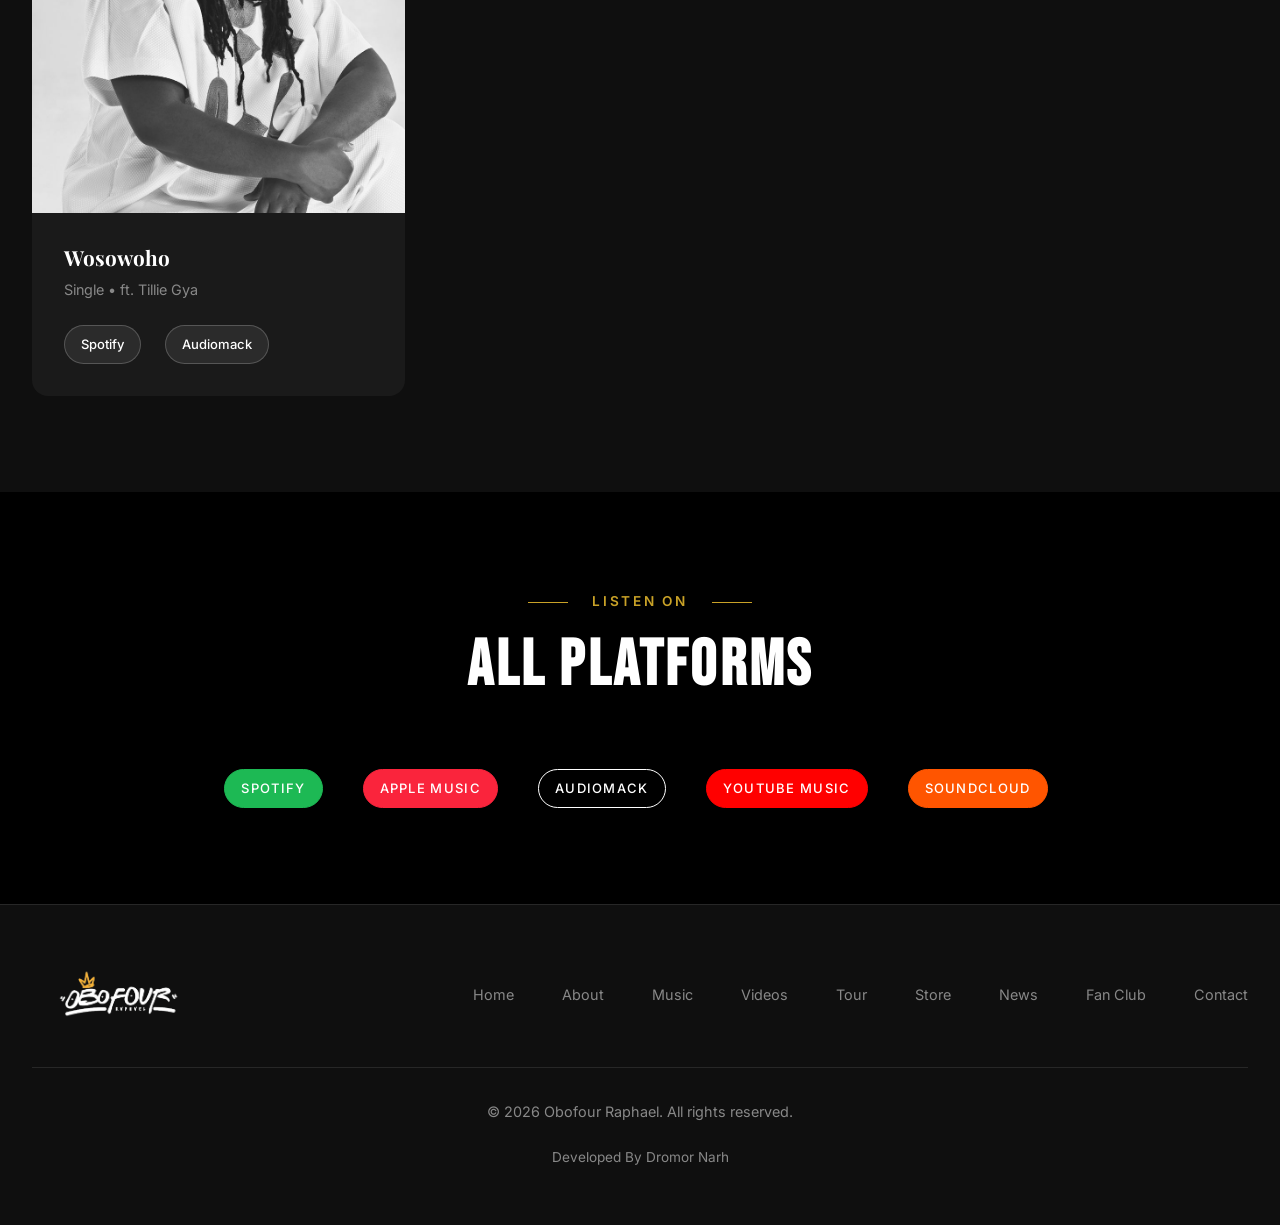
<file: music.html>
<!DOCTYPE html>
<html lang="en">
<head>
    <meta charset="UTF-8">
    <meta name="viewport" content="width=device-width, initial-scale=1.0">
    <title>Music | Obofour Raphael</title>
    <meta name="description" content="Explore the discography of Obofour Raphael - albums, EPs, singles, and streaming options.">
    <meta property="og:title" content="Music | Obofour Raphael">
    <meta property="og:description" content="Listen to Obofour Raphael's music on all major streaming platforms.">
    <meta property="og:image" content="ObofourThumb.jpg">
    <meta property="og:url" content="https://obo4raphael.com/music.html">
    <meta property="og:type" content="website">
    <meta name="twitter:card" content="summary_large_image">
    
    <link rel="preconnect" href="https://fonts.googleapis.com">
    <link rel="preconnect" href="https://fonts.gstatic.com" crossorigin>
    <link href="https://fonts.googleapis.com/css2?family=Bebas+Neue&family=Inter:wght@300;400;500;600;700&family=Playfair+Display:wght@400;500;600;700&display=swap" rel="stylesheet">
    <link rel="stylesheet" href="css/main.css">
    <link rel="icon" type="image/png" href="obofourlogoo.png">

    <!-- Favicon -->
    <link rel="icon" type="image/x-icon" href="favicon.ico?v=3">
    <link rel="icon" type="image/png" sizes="32x32" href="images/favicon-32x32.png?v=3">
    <link rel="icon" type="image/png" sizes="16x16" href="images/favicon-16x16.png?v=3">
    <link rel="apple-touch-icon" href="images/apple-touch-icon.png?v=3">
</head>
<body>
    <!-- Page Loader - Hide after exactly 2 seconds, no waiting for resources -->
    <script>
        setTimeout(function() {
            var loader = document.getElementById('page-loader');
            if (loader) {
                loader.classList.add('hidden');
            }
        }, 2000);
    </script>
    <!-- Page Loader -->
    <div class="page-loader" id="page-loader">
        <div class="loader-content">
            <img src="obofourlogoo.png" alt="Obofour Raphael" class="loader-logo">
            <div class="loader-bar"><div class="loader-progress"></div></div>
        </div>
    </div>

    <!-- Navigation -->
    <nav class="navbar scrolled" id="navbar">
        <div class="navbar-container">
            <a href="index.html" class="navbar-logo">
                <img src="obofourlogoo.png" alt="Obofour Raphael">
            </a>
            <div class="navbar-menu" id="navbar-menu">
                <a href="index.html" class="navbar-link">Home</a>
                <a href="about.html" class="navbar-link">About</a>
                <a href="music.html" class="navbar-link active">Music</a>
                <a href="videos.html" class="navbar-link">Videos</a>
                <a href="tour.html" class="navbar-link">Tour</a>
                <a href="store.html" class="navbar-link">Store</a>
                <a href="news.html" class="navbar-link">News</a>
                <a href="fanclub.html" class="navbar-link">Fan Club</a>
                <a href="contact.html" class="navbar-link">Contact</a>
            </div>
            <button class="navbar-toggle" id="navbar-toggle" aria-label="Toggle menu">
                <span></span><span></span><span></span>
            </button>
        </div>
    </nav>

    <!-- Hero -->
    <section class="hero" style="min-height: 60vh;">
        <div class="hero-background">
            <img src="AdomAkyedee.JPG" alt="Music">
        </div>
        <div class="hero-content">
            <h1 class="hero-title gradient-text">MUSIC</h1>
            <p class="hero-subtitle">Listen to All Releases</p>
            <p class="hero-description">Explore albums, EPs, and singles from Ghana's finest Highlife/Hiplife artist.</p>
        </div>
    </section>

    <!-- Featured Album -->
    <section class="section featured-music">
        <div class="container">
            <div class="section-header reveal">
                <span class="section-label">Latest Release</span>
                <h2 class="section-title">Adom Akyedee</h2>
            </div>
            
            <div class="album-card reveal" style="max-width: 800px; margin: 0 auto;">
                <div class="album-cover" style="aspect-ratio: 16/9;">
                    <img src="AdomAkyedee.JPG" alt="Adom Akyedee Album">
                    <div class="album-overlay">
                        <button class="album-play-btn" onclick="playFullAlbum()">▶</button>
                    </div>
                </div>
                <div class="album-info" style="text-align: center;">
                    <h3 class="album-title" style="font-size: 2rem;">Adom Akyedee</h3>
                    <p class="album-meta">Album • 18 Tracks • 2024</p>
                    <div class="album-links" style="justify-content: center; margin-top: var(--space-md);">
                        <a href="https://open.spotify.com" target="_blank" class="album-link">Spotify</a>
                        <a href="https://music.apple.com" target="_blank" class="album-link">Apple Music</a>
                        <a href="https://audiomack.com" target="_blank" class="album-link">Audiomack</a>
                        <a href="https://music.youtube.com" target="_blank" class="album-link">YouTube Music</a>
                    </div>
                </div>
            </div>

            <!-- Tracklist -->
            <div class="tracklist-section" style="margin-top: var(--space-2xl);">
                <h3 class="text-center" style="margin-bottom: var(--space-lg);">Tracklist</h3>
                <div class="tour-list" id="tracklist">
                    <!-- Tracks will be generated by JavaScript -->
                </div>
            </div>

            <!-- Purchase Options -->
           
<div class="album-cta luxury-cta">

      <span class="cta-badge">✨ Limited CD & Vinyl Edition</span>

      <h3 class="cta-title">Get the Album</h3>
      <p class="cta-subtitle">Support the movement • Digital download, physical CD, or vinyl</p>

      <div class="cta-buttons">

        <a href="https://www.paypal.com/ncp/payment/8B54CYT3A5R6L" target="_blank" class="cta-btn gold-btn">
            Buy on PayPal
        </a>

        <a href="https://paystack.com/buy/obofour-raphael---adom-akyedee-digital-album-download-hyyzir" target="_blank" class="cta-btn gold-outline">
            Buy on PayStack
        </a>

        <a href="https://forms.office.com/r/Gz0z7N0Kue" target="_blank" class="cta-btn white-btn">
            Order Physical CD
        </a>

        <a href="https://elasticstage.com/obo4raphael/releases/adom-akyedee-part-one-album" target="_blank" class="cta-btn gold-outline">
            Vinyl — Part One
        </a>

        <a href="https://elasticstage.com/obo4raphael/releases/adom-akyedee-part-two-album" target="_blank" class="cta-btn gold-outline">
            Vinyl — Part Two
        </a>

    </div>

</div>

</div>
    </section>

    <!-- EPs Section -->
    
    <section class="section" style="background: var(--color-primary);">
    <div class="container">
        <div class="section-header reveal">
            <span class="section-label">Extended Plays</span>
            <h2 class="section-title">EPs</h2>
        </div>
        
        <div class="album-grid">

            <!-- EP 1 -->
            <div class="album-card reveal">
                <div class="album-cover">
                    <img src="Asemyidikastatue.jpg" alt="Asem Yi Di Ka EP">
                    <div class="album-overlay">
                        <button class="album-play-btn" onclick="playEP('asem')">▶</button>
                    </div>
                </div>
                <div class="album-info">
                    <h3 class="album-title">Asem Yi Di Ka</h3>
                    <p class="album-meta">EP • 2024</p>
                    <div class="album-links">
                        <a href="https://open.spotify.com/album/7jmKmxeN8Jp5Rwv04vIfDr" target="_blank" class="album-link">Spotify</a>
                        <a href="https://music.apple.com/gb/album/asem-yi-di-ka-ep/1743665344" target="_blank" class="album-link">Apple Music</a>
                        <a href="https://audiomack.com/obofour-raphael/album/asem-yi-di-ka" target="_blank" class="album-link">Audiomack</a>
                    </div>
                </div>
            </div>

            <!-- EP 2 -->
            <div class="album-card reveal">
                <div class="album-cover">
                    <img src="AWULA.jpg.jpeg" alt="Awula EP">
                    <div class="album-overlay">
                        <button class="album-play-btn" onclick="playEP('awula')">▶</button>
                    </div>
                </div>
                <div class="album-info">
                    <h3 class="album-title">Awula</h3>
                    <p class="album-meta">EP • 2026</p>
                    <div class="album-links">
                        <a href="https://open.spotify.com/track/6O6gbDVtti5LEokQ0b9Q5F" target="_blank" class="album-link">Spotify</a>
                        <a href="https://music.apple.com/gb/album/awula-single/1877198095" target="_blank" class="album-link">Apple Music</a>
                        <a href="https://audiomack.com/obofour-raphael-2/album/awula" target="_blank" class="album-link">Audiomack</a>
                    </div>
                </div>
            </div>

            <!-- EP 3 -->
            <div class="album-card reveal reveal-delay-2">
                <div class="album-cover">
                    <img src="afutuo.jpg" alt="Afutuo EP">
                    <div class="album-overlay">
                        <button class="album-play-btn" onclick="playEP('afutuo')">▶</button>
                    </div>
                </div>
                <div class="album-info">
                    <h3 class="album-title">Afutuo</h3>
                    <p class="album-meta">EP • 2024</p>
                    <div class="album-links">
                        <a href="https://open.spotify.com/album/0SWcGpieUpbmnvxuWWDoE4" target="_blank" class="album-link">Spotify</a>
                        <a href="https://music.apple.com/gb/album/afutuo-ep/1712647280" target="_blank" class="album-link">Apple Music</a>
                        <a href="https://audiomack.com/obofour-raphael/album/afutuo" target="_blank" class="album-link">Audiomack</a>
                    </div>
                </div>
            </div>

        </div>
    </div>
</section>

    <!-- Singles Section -->
    <section class="section" style="background: var(--color-secondary);">
        <div class="container">
            <div class="section-header reveal">
                <span class="section-label">Singles</span>
                <h2 class="section-title">Featured Tracks</h2>
            </div>
            
            <div class="album-grid">
                <div class="album-card reveal">
                    <div class="album-cover">
                        <img src="yesu.jpg" alt="Yesu">
                        <div class="album-overlay">
                            <button class="album-play-btn" onclick="playSingle('yesu')">▶</button>
                        </div>
                    </div>
                    <div class="album-info">
                        <h3 class="album-title">Yesu</h3>
                        <p class="album-meta">Single • ft. Morris Babyface</p>
                        <div class="album-links">
                            <a href="https://open.spotify.com" target="_blank" class="album-link">Spotify</a>
                            <a href="https://music.apple.com" target="_blank" class="album-link">Apple Music</a>
                        </div>
                    </div>
                </div>

                <div class="album-card reveal reveal-delay-1">
                    <div class="album-cover">
                        <img src="obaa.jpg" alt="Obaa">
                        <div class="album-overlay">
                            <button class="album-play-btn" onclick="playSingle('obaa')">▶</button>
                        </div>
                    </div>
                    <div class="album-info">
                        <h3 class="album-title">Obaa</h3>
                        <p class="album-meta">Single</p>
                        <div class="album-links">
                            <a href="https://open.spotify.com" target="_blank" class="album-link">Spotify</a>
                            <a href="https://audiomack.com" target="_blank" class="album-link">Audiomack</a>
                        </div>
                    </div>
                </div>

                <div class="album-card reveal reveal-delay-2">
                    <div class="album-cover">
                        <img src="efienipa.jpg" alt="Efie Nipa">
                        <div class="album-overlay">
                            <button class="album-play-btn" onclick="playSingle('efienipa')">▶</button>
                        </div>
                    </div>
                    <div class="album-info">
                        <h3 class="album-title">Efie Nipa</h3>
                        <p class="album-meta">Single</p>
                        <div class="album-links">
                            <a href="https://open.spotify.com" target="_blank" class="album-link">Spotify</a>
                            <a href="https://music.apple.com" target="_blank" class="album-link">Apple Music</a>
                        </div>
                    </div>
                </div>

                <div class="album-card reveal reveal-delay-3">
                    <div class="album-cover">
                        <img src="OBO4RAPHAEL.jpg" alt="Wosowoho">
                        <div class="album-overlay">
                            <button class="album-play-btn" onclick="playSingle('wosowoho')">▶</button>
                        </div>
                    </div>
                    <div class="album-info">
                        <h3 class="album-title">Wosowoho</h3>
                        <p class="album-meta">Single • ft. Tillie Gya</p>
                        <div class="album-links">
                            <a href="https://open.spotify.com" target="_blank" class="album-link">Spotify</a>
                            <a href="https://audiomack.com" target="_blank" class="album-link">Audiomack</a>
                        </div>
                    </div>
                </div>
            </div>
        </div>
    </section>

    <!-- Streaming Links -->
    <section class="section">
        <div class="container text-center">
            <div class="section-header reveal">
                <span class="section-label">Listen On</span>
                <h2 class="section-title">All Platforms</h2>
            </div>
            
            <div style="display: flex; gap: var(--space-lg); justify-content: center; flex-wrap: wrap; margin-top: var(--space-xl);">
                <a href="https://open.spotify.com" target="_blank" class="btn btn-ghost" style="background: #1DB954; border-color: #1DB954;">
                    Spotify
                </a>
                <a href="https://music.apple.com" target="_blank" class="btn btn-ghost" style="background: #FA243C; border-color: #FA243C;">
                    Apple Music
                </a>
                <a href="https://audiomack.com" target="_blank" class="btn btn-ghost" style="background: #000; border-color: #fff;">
                    Audiomack
                </a>
                <a href="https://music.youtube.com" target="_blank" class="btn btn-ghost" style="background: #FF0000; border-color: #FF0000;">
                    YouTube Music
                </a>
                <a href="https://soundcloud.com" target="_blank" class="btn btn-ghost" style="background: #FF5500; border-color: #FF5500;">
                    SoundCloud
                </a>
            </div>
        </div>
    </section>

    <!-- Footer -->
    <footer class="footer">
        <div class="container">
            <div class="footer-content">
                <div class="footer-logo">
                    <img src="obofourlogoo.png" alt="Obofour Raphael">
                </div>
                <div class="footer-links">
                    <a href="index.html" class="footer-link">Home</a>
                    <a href="about.html" class="footer-link">About</a>
                    <a href="music.html" class="footer-link">Music</a>
                    <a href="videos.html" class="footer-link">Videos</a>
                    <a href="tour.html" class="footer-link">Tour</a>
                    <a href="store.html" class="footer-link">Store</a>
                    <a href="news.html" class="footer-link">News</a>
                    <a href="fanclub.html" class="footer-link">Fan Club</a>
                    <a href="contact.html" class="footer-link">Contact</a>
                </div>
            </div>
            <div class="footer-bottom">
                <p class="footer-copyright">© 2026 Obofour Raphael. All rights reserved.</p>
                <p style="margin-top: 8px; font-size: 0.85rem; color: var(--color-text-muted);">Developed By Dromor Narh</p>
            </div>
        </div>
    </footer>

    <!-- Floating Player -->
    <div class="music-player" id="music-player">
        <div class="player-container">
            <div class="player-track">
                <img src="AdomAkyedee.JPG" alt="Now Playing" class="player-cover" id="player-cover">
                <div class="player-info">
                    <div class="player-title" id="player-title">Select a track</div>
                    <div class="player-artist" id="player-artist">Obofour Raphael</div>
                </div>
            </div>
            <div class="player-controls">
                <button class="player-btn" id="player-prev">⏮</button>
                <button class="player-btn play" id="player-play">▶</button>
                <button class="player-btn" id="player-next">⏭</button>
            </div>
            <div class="player-progress">
                <span class="player-time" id="player-current">0:00</span>
                <div class="progress-bar" id="progress-bar">
                    <div class="progress-fill" id="progress-fill"></div>
                </div>
                <span class="player-time" id="player-duration">0:00</span>
            </div>
            <div class="player-volume">
                <button class="volume-btn" id="volume-btn">🔊</button>
                <input type="range" class="volume-slider" id="volume-slider" min="0" max="100" value="80">
            </div>
            <button class="player-close" id="player-close">✕</button>
        </div>
        <audio id="audio-player"></audio>
    </div>

    <script>
        // Track Data
        const tracks = [
            { title: "01. King Of Hiplife", src: "assets/audio/01.King Of Hiplife-[AudioTrimmer.com].mp3", duration: "3:45" },
            { title: "02. Ahoofe (ft. Nana Ama X Kojo Cue)", src: "assets/audio/02. Ahoofe (ft. Nana Ama X Kojo Cue)-[AudioTrimmer.com].mp3", duration: "4:02" },
            { title: "03. Woso Woho (ft. Tillie Gya)", src: "assets/audio/03. Woso Woho (ft. Tillie Gya)-[AudioTrimmer.com].mp3", duration: "3:58" },
            { title: "04. Obaa", src: "assets/audio/04. Obaa-[AudioTrimmer.com].mp3", duration: "4:15" },
            { title: "05. Mpaebo Nwom", src: "assets/audio/05.Mpaebo Nwom-[AudioTrimmer.com].mp3", duration: "3:52" },
            { title: "06. Tete Wo Ba Yie (ft. KK Kabobo)", src: "assets/audio/06. Tete Wo Ba Yie (ft. KK Kabobo)-[AudioTrimmer.com].mp3", duration: "4:08" },
            { title: "07. Ahoofe (Jazz)", src: "assets/audio/07. Ahoofe (Jazz)-[AudioTrimmer.com].mp3", duration: "4:20" },
            { title: "08. Ebibiman (ft. Sadat X & Nana Ama)", src: "assets/audio/08. Ebibiman (ft. Sadat X & Nana Ama)-[AudioTrimmer.com].mp3", duration: "3:55" },
            { title: "09. Afutuo (ft. Swazy B)", src: "assets/audio/09. Afutuo (ft. Swazy B)-[AudioTrimmer.com].mp3", duration: "4:12" },
            { title: "10. Ohia Ye Adambo", src: "assets/audio/10. Ohia Ye Adambo-[AudioTrimmer.com].mp3", duration: "3:48" },
            { title: "11. Emmanuel", src: "assets/audio/11. Emmanuel-[AudioTrimmer.com].mp3", duration: "3:30" },
            { title: "12. Miss Pearl (Skit)", src: "assets/audio/12. Miss Pearl (Skit)-[AudioTrimmer.com].mp3", duration: "2:15" },
            { title: "13. Efie Nipa", src: "assets/audio/13. Efie Nipa-[AudioTrimmer.com].mp3", duration: "4:05" },
            { title: "14. Breakfast", src: "assets/audio/14. Breakfast-[AudioTrimmer.com].mp3", duration: "3:42" },
            { title: "15. Asew P45 (ft. George Jahraa)", src: "assets/audio/15. Asew P45 (ft. George Jahraa)-[AudioTrimmer.com].mp3", duration: "4:18" },
            { title: "16. Abena Konadu", src: "assets/audio/16. Abena Konadu-[AudioTrimmer.com].mp3", duration: "4:25" },
            { title: "17. Yesu (ft. Morris Babyface)", src: "assets/audio/17. Yesu (ft. Morris Babyface)-[AudioTrimmer.com].mp3", duration: "4:30" },
            { title: "18. Outro", src: "assets/audio/18. Outro-[AudioTrimmer.com].mp3", duration: "2:45" }
        ];

        // Generate Tracklist
        const tracklistEl = document.getElementById('tracklist');
        tracks.forEach((track, index) => {
            const item = document.createElement('div');
            item.className = 'tour-item';
            item.style.cursor = 'pointer';
            item.onclick = () => playTrack(index);
            item.innerHTML = `
                <div class="tour-date" style="min-width: 60px;">
                    <div class="tour-day" style="font-size: 1.2rem;">${index + 1}</div>
                </div>
                <div class="tour-details">
                    <div class="tour-venue">${track.title}</div>
                </div>
                <div class="tour-action">
                    <button class="btn btn-ghost" style="padding: var(--space-xs) var(--space-md); font-size: 0.8rem;">▶ Play</button>
                </div>
            `;
            tracklistEl.appendChild(item);
        });

        // Player
        let currentTrackIndex = 0;
        let isPlaying = false;
        const audioPlayer = document.getElementById('audio-player');
        const musicPlayer = document.getElementById('music-player');

        function playTrack(index) {
            currentTrackIndex = index;
            loadTrack(tracks[currentTrackIndex]);
            audioPlayer.play();
            isPlaying = true;
            updatePlayButton();
            musicPlayer.classList.add('active');
        }

        function playFullAlbum() {
            currentTrackIndex = 0;
            playTrack(0);
        }

        function playEP(name) {
            const eps = {
                'asem':   { title: 'Asem Yi Di Ka', src: 'assets/audio/Gye wo kawa.mp3', cover: 'Asemyidikastatue.jpg' },
                'awula':  { title: 'Awula',         src: 'assets/audio/Awula trim.mp3',       cover: 'AWULA.jpg.jpeg' },
                'afutuo': { title: 'Woso Woho (Afutuo EP)',  src: 'assets/audio/Woso Woho.mp3',   cover: 'afutuo.jpg' }
            };

            const ep = eps[name];
            if (!ep) return;

            if (ep.src) {
                document.getElementById('player-title').textContent = ep.title;
                document.getElementById('player-cover').src = ep.cover;
                audioPlayer.src = ep.src;
                audioPlayer.play();
                isPlaying = true;
                updatePlayButton();
                musicPlayer.classList.add('active');
            } else {
                alert('This EP is coming soon. Stream it on Spotify or Apple Music for now!');
            }
        }

        function playSingle(name) {
            const singles = {
                'yesu': { title: 'Yesu', src: 'yesu.mp3', cover: 'yesu.jpg' },
                'obaa': { title: 'Obaa', src: 'obaa.mp3', cover: 'obaa.jpg' },
                'efienipa': { title: 'Efie Nipa', src: 'efienipa.mp3', cover: 'efienipa.jpg' },
                'wosowoho': { title: 'Wosowoho', src: 'wosowoho.wav', cover: 'OBO4RAPHAEL.jpg' },
                'asem': { title: 'Asem Yi Di Ka EP', src: '', cover: 'Asemyidikastatue.jpg' },
                'afutuo': { title: 'Afutuo EP', src: '', cover: 'afutuo.jpg' }
            };
            
            if (singles[name].src) {
                document.getElementById('player-title').textContent = singles[name].title;
                document.getElementById('player-cover').src = singles[name].cover;
                audioPlayer.src = singles[name].src;
                audioPlayer.play();
                isPlaying = true;
                updatePlayButton();
                musicPlayer.classList.add('active');
            } else {
                alert('Stream on Spotify or Apple Music');
            }
        }

        function loadTrack(track) {
            document.getElementById('player-title').textContent = track.title;
            document.getElementById('player-cover').src = 'AdomAkyedee.JPG';
            audioPlayer.src = track.src;
        }

        function updatePlayButton() {
            document.getElementById('player-play').textContent = isPlaying ? '⏸' : '▶';
        }

        document.getElementById('player-play').addEventListener('click', function() {
            isPlaying = !isPlaying;
            isPlaying ? audioPlayer.play() : audioPlayer.pause();
            updatePlayButton();
        });

        document.getElementById('player-next').addEventListener('click', function() {
            currentTrackIndex = (currentTrackIndex + 1) % tracks.length;
            playTrack(currentTrackIndex);
        });

        document.getElementById('player-prev').addEventListener('click', function() {
            currentTrackIndex = (currentTrackIndex - 1 + tracks.length) % tracks.length;
            playTrack(currentTrackIndex);
        });

        document.getElementById('player-close').addEventListener('click', function() {
            musicPlayer.classList.remove('active');
            audioPlayer.pause();
            isPlaying = false;
            updatePlayButton();
        });

        audioPlayer.addEventListener('ended', function() {
            currentTrackIndex = (currentTrackIndex + 1) % tracks.length;
            playTrack(currentTrackIndex);
        });

        audioPlayer.addEventListener('timeupdate', function() {
            const progress = (audioPlayer.currentTime / audioPlayer.duration) * 100;
            document.getElementById('progress-fill').style.width = (progress || 0) + '%';
            document.getElementById('player-current').textContent = formatTime(audioPlayer.currentTime);
            document.getElementById('player-duration').textContent = formatTime(audioPlayer.duration) || '0:00';
        });

        function formatTime(seconds) {
            if (isNaN(seconds)) return '0:00';
            const mins = Math.floor(seconds / 60);
            const secs = Math.floor(seconds % 60);
            return mins + ':' + (secs < 10 ? '0' : '') + secs;
        }

        document.getElementById('progress-bar').addEventListener('click', function(e) {
            const rect = this.getBoundingClientRect();
            const percent = (e.clientX - rect.left) / rect.width;
            audioPlayer.currentTime = percent * audioPlayer.duration;
        });

        document.getElementById('volume-slider').addEventListener('input', function() {
            audioPlayer.volume = this.value / 100;
        });

        // Mobile Menu
        document.getElementById('navbar-toggle').addEventListener('click', function() {
            this.classList.toggle('active');
            document.getElementById('navbar-menu').classList.toggle('active');
        });

        // Scroll Reveal
        function reveal() {
            var reveals = document.querySelectorAll('.reveal');
            for (var i = 0; i < reveals.length; i++) {
                var windowHeight = window.innerHeight;
                var elementTop = reveals[i].getBoundingClientRect().top;
                if (elementTop < windowHeight - 150) {
                    reveals[i].classList.add('active');
                }
            }
        }
        window.addEventListener('scroll', reveal);
        reveal();
    </script>
</body>
</html>
</file>
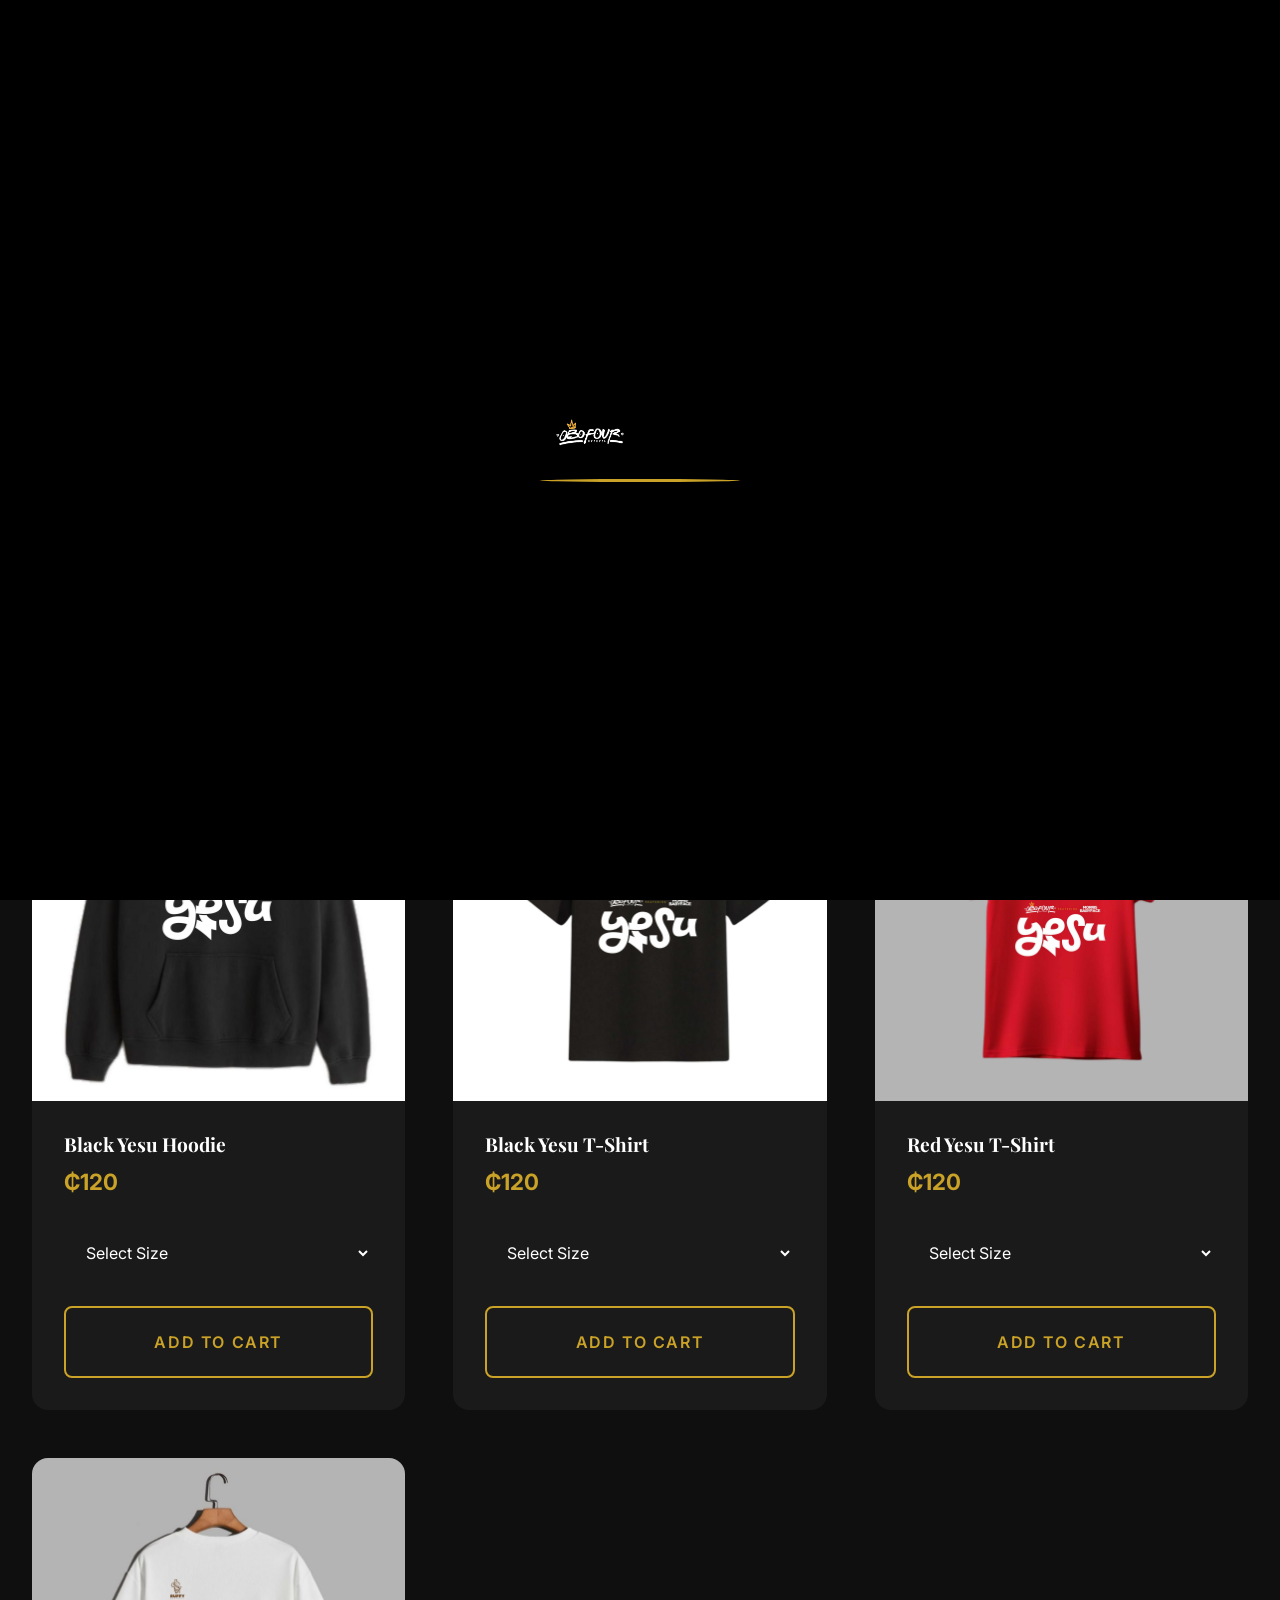
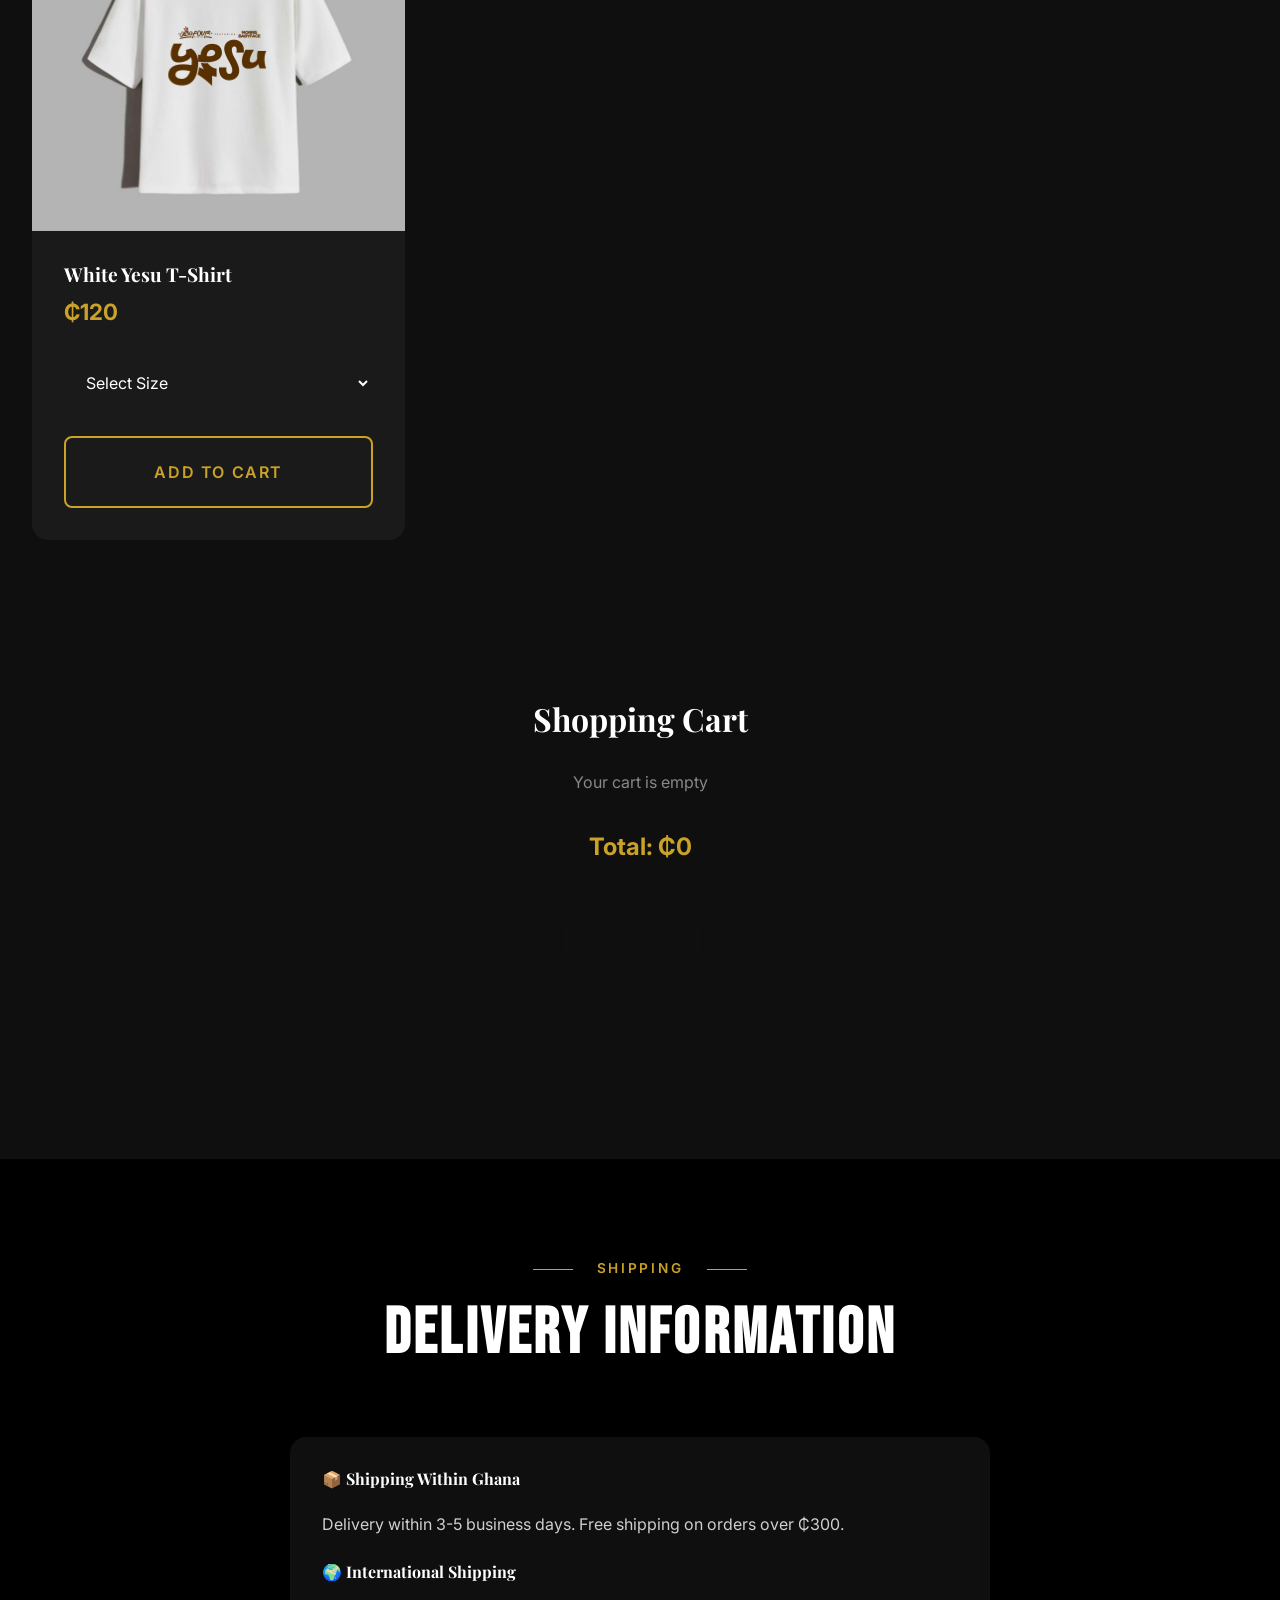
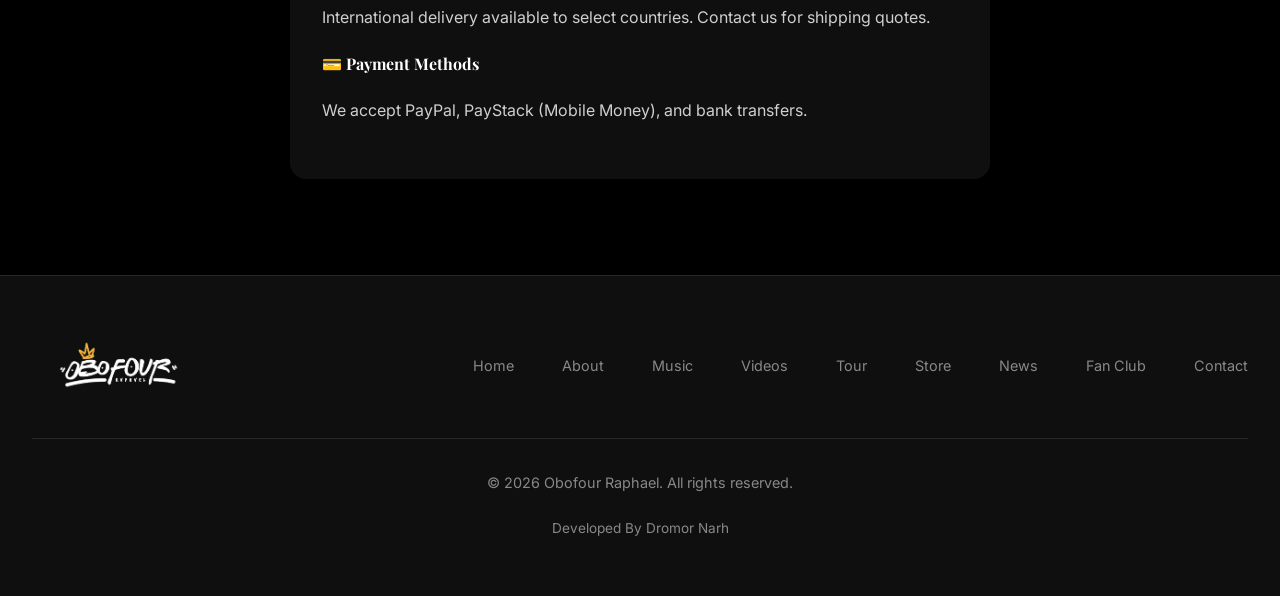
<file: store.html>
<!DOCTYPE html>
<html lang="en">
<head>
    <meta charset="UTF-8">
    <meta name="viewport" content="width=device-width, initial-scale=1.0">
    <title>Store | Obofour Raphael</title>
    <meta name="description" content="Shop official Obofour Raphael merchandise - t-shirts, hoodies, and more.">
    <meta property="og:title" content="Store | Obofour Raphael">
    <meta property="og:description" content="Shop official merchandise.">
    <meta property="og:image" content="ObofourThumb.jpg">
    <meta property="og:url" content="https://obo4raphael.com/store.html">
    <meta property="og:type" content="website">
    <meta name="twitter:card" content="summary_large_image">
    
    <link rel="preconnect" href="https://fonts.googleapis.com">
    <link rel="preconnect" href="https://fonts.gstatic.com" crossorigin>
    <link href="https://fonts.googleapis.com/css2?family=Bebas+Neue&family=Inter:wght@300;400;500;600;700&family=Playfair+Display:wght@400;500;600;700&display=swap" rel="stylesheet">
    <link rel="stylesheet" href="css/main.css">
    <link rel="icon" type="image/png" href="obofourlogoo.png">

    <!-- Favicon -->
    <link rel="icon" type="image/x-icon" href="favicon.ico?v=3">
    <link rel="icon" type="image/png" sizes="32x32" href="images/favicon-32x32.png?v=3">
    <link rel="icon" type="image/png" sizes="16x16" href="images/favicon-16x16.png?v=3">
    <link rel="apple-touch-icon" href="images/apple-touch-icon.png?v=3">
</head>
<body>
    <!-- Page Loader - Hide after exactly 2 seconds, no waiting for resources -->
    <script>
        setTimeout(function() {
            var loader = document.getElementById('page-loader');
            if (loader) {
                loader.classList.add('hidden');
            }
        }, 2000);
    </script>
    <!-- Page Loader -->
    <div class="page-loader" id="page-loader">
        <div class="loader-content">
            <img src="obofourlogoo.png" alt="Obofour Raphael" class="loader-logo">
            <div class="loader-bar"><div class="loader-progress"></div></div>
        </div>
    </div>

    <nav class="navbar scrolled" id="navbar">
        <div class="navbar-container">
            <a href="index.html" class="navbar-logo">
                <img src="obofourlogoo.png" alt="Obofour Raphael">
            </a>
            <div class="navbar-menu" id="navbar-menu">
                <a href="index.html" class="navbar-link">Home</a>
                <a href="about.html" class="navbar-link">About</a>
                <a href="music.html" class="navbar-link">Music</a>
                <a href="videos.html" class="navbar-link">Videos</a>
                <a href="tour.html" class="navbar-link">Tour</a>
                <a href="store.html" class="navbar-link active">Store</a>
                <a href="news.html" class="navbar-link">News</a>
                <a href="fanclub.html" class="navbar-link">Fan Club</a>
                <a href="contact.html" class="navbar-link">Contact</a>
            </div>
            <button class="navbar-toggle" id="navbar-toggle" aria-label="Toggle menu">
                <span></span><span></span><span></span>
            </button>
        </div>
    </nav>

    <section class="hero" style="min-height: 50vh;">
        <div class="hero-background">
            <img src="yesu.jpg" alt="Store">
        </div>
        <div class="hero-content">
            <h1 class="hero-title gradient-text">STORE</h1>
            <p class="hero-subtitle">Official Merchandise</p>
            <p class="hero-description">Show your support with premium apparel featuring the iconic Yesu design.</p>
        </div>
    </section>

    <section class="section merch-section">
        <div class="container">
            <div class="section-header reveal">
                <span class="section-label">Collection</span>
                <h2 class="section-title">Yesu Merchandise</h2>
            </div>
            
            <div class="merch-grid" id="merch-grid">
                <div class="merch-card reveal">
                    <div class="merch-image">
                        <img src="blackyesuhoodie.jpg" alt="Black Yesu Hoodie">
                        <span class="merch-badge">Best Seller</span>
                    </div>
                    <div class="merch-info">
                        <h3 class="merch-title">Black Yesu Hoodie</h3>
                        <p class="merch-price">₵120</p>
                        <select class="form-input" style="margin-bottom: var(--space-md); padding: var(--space-sm);">
                            <option>Select Size</option>
                            <option>Small</option>
                            <option>Medium</option>
                            <option>Large</option>
                            <option>XL</option>
                        </select>
                        <button class="merch-btn" onclick="addToCart('Black Yesu Hoodie', 120)">Add to Cart</button>
                    </div>
                </div>

                <div class="merch-card reveal reveal-delay-1">
                    <div class="merch-image">
                        <img src="blackyesumerch.jpg" alt="Black Yesu T-Shirt">
                    </div>
                    <div class="merch-info">
                        <h3 class="merch-title">Black Yesu T-Shirt</h3>
                        <p class="merch-price">₵120</p>
                        <select class="form-input" style="margin-bottom: var(--space-md); padding: var(--space-sm);">
                            <option>Select Size</option>
                            <option>Small</option>
                            <option>Medium</option>
                            <option>Large</option>
                            <option>XL</option>
                        </select>
                        <button class="merch-btn" onclick="addToCart('Black Yesu T-Shirt', 120)">Add to Cart</button>
                    </div>
                </div>

                <div class="merch-card reveal reveal-delay-2">
                    <div class="merch-image">
                        <img src="redyesumerch.jpg" alt="Red Yesu T-Shirt">
                    </div>
                    <div class="merch-info">
                        <h3 class="merch-title">Red Yesu T-Shirt</h3>
                        <p class="merch-price">₵120</p>
                        <select class="form-input" style="margin-bottom: var(--space-md); padding: var(--space-sm);">
                            <option>Select Size</option>
                            <option>Small</option>
                            <option>Medium</option>
                            <option>Large</option>
                            <option>XL</option>
                        </select>
                        <button class="merch-btn" onclick="addToCart('Red Yesu T-Shirt', 120)">Add to Cart</button>
                    </div>
                </div>

                <div class="merch-card reveal reveal-delay-3">
                    <div class="merch-image">
                        <img src="whiteyesumerch.jpg" alt="White Yesu T-Shirt">
                    </div>
                    <div class="merch-info">
                        <h3 class="merch-title">White Yesu T-Shirt</h3>
                        <p class="merch-price">₵120</p>
                        <select class="form-input" style="margin-bottom: var(--space-md); padding: var(--space-sm);">
                            <option>Select Size</option>
                            <option>Small</option>
                            <option>Medium</option>
                            <option>Large</option>
                            <option>XL</option>
                        </select>
                        <button class="merch-btn" onclick="addToCart('White Yesu T-Shirt', 120)">Add to Cart</button>
                    </div>
                </div>
            </div>

            <!-- Cart Section -->
            <div class="section" style="background: var(--color-secondary); margin-top: var(--space-2xl); border-radius: var(--radius-lg);" id="cart-section">
                <div class="container">
                    <h3 class="text-center" style="margin-bottom: var(--space-lg);">Shopping Cart</h3>
                    <div id="cart-items">
                        <p class="text-center" style="color: var(--color-text-muted);">Your cart is empty</p>
                    </div>
                    <div class="text-center" style="margin-top: var(--space-lg);">
                        <p id="cart-total" style="font-size: 1.5rem; font-weight: 700; color: var(--color-accent-gold);">Total: ₵0</p>
                        <button class="btn btn-primary" style="margin-top: var(--space-md);" onclick="checkout()">Checkout</button>
                    </div>
                </div>
            </div>
        </div>
    </section>

    <section class="section" style="background: var(--color-primary);">
        <div class="container text-center">
            <div class="section-header reveal">
                <span class="section-label">Shipping</span>
                <h2 class="section-title">Delivery Information</h2>
            </div>
            
            <div style="max-width: 700px; margin: 0 auto; text-align: left;">
                <div style="background: var(--color-secondary); padding: var(--space-lg); border-radius: var(--radius-lg);">
                    <h4 style="margin-bottom: var(--space-md);">📦 Shipping Within Ghana</h4>
                    <p style="margin-bottom: var(--space-md);">Delivery within 3-5 business days. Free shipping on orders over ₵300.</p>
                    
                    <h4 style="margin-bottom: var(--space-md);">🌍 International Shipping</h4>
                    <p style="margin-bottom: var(--space-md);">International delivery available to select countries. Contact us for shipping quotes.</p>
                    
                    <h4 style="margin-bottom: var(--space-md);">💳 Payment Methods</h4>
                    <p>We accept PayPal, PayStack (Mobile Money), and bank transfers.</p>
                </div>
            </div>
        </div>
    </section>

    <footer class="footer">
        <div class="container">
            <div class="footer-content">
                <div class="footer-logo">
                    <img src="obofourlogoo.png" alt="Obofour Raphael">
                </div>
                <div class="footer-links">
                    <a href="index.html" class="footer-link">Home</a>
                    <a href="about.html" class="footer-link">About</a>
                    <a href="music.html" class="footer-link">Music</a>
                    <a href="videos.html" class="footer-link">Videos</a>
                    <a href="tour.html" class="footer-link">Tour</a>
                    <a href="store.html" class="footer-link">Store</a>
                    <a href="news.html" class="footer-link">News</a>
                    <a href="fanclub.html" class="footer-link">Fan Club</a>
                    <a href="contact.html" class="footer-link">Contact</a>
                </div>
            </div>
            <div class="footer-bottom">
                <p class="footer-copyright">© 2026 Obofour Raphael. All rights reserved.</p>
                <p style="margin-top: 8px; font-size: 0.85rem; color: var(--color-text-muted);">Developed By Dromor Narh</p>
            </div>
        </div>
    </footer>

    <script>
        let cart = [];

        function addToCart(item, price) {
            cart.push({ item, price });
            updateCartDisplay();
            alert(item + ' added to cart!');
        }

        function updateCartDisplay() {
            const cartItems = document.getElementById('cart-items');
            const cartTotal = document.getElementById('cart-total');
            
            if (cart.length === 0) {
                cartItems.innerHTML = '<p class="text-center" style="color: var(--color-text-muted);">Your cart is empty</p>';
                cartTotal.textContent = 'Total: ₵0';
            } else {
                let html = '';
                let total = 0;
                cart.forEach((c, index) => {
                    html += `<div style="display: flex; justify-content: space-between; align-items: center; padding: var(--space-md) 0; border-bottom: 1px solid rgba(255,255,255,0.1);">
                        <span>${c.item}</span>
                        <span style="display: flex; align-items: center; gap: var(--space-md);">
                            <span>₵${c.price}</span>
                            <button onclick="removeFromCart(${index})" style="background: none; border: none; color: #ff4444; cursor: pointer;">✕</button>
                        </span>
                    </div>`;
                    total += c.price;
                });
                cartItems.innerHTML = html;
                cartTotal.textContent = 'Total: ₵' + total;
            }
        }

        function removeFromCart(index) {
            cart.splice(index, 1);
            updateCartDisplay();
        }

        function checkout() {
            if (cart.length === 0) {
                alert('Your cart is empty!');
                return;
            }
            alert('Thank you for your order! We will contact you with payment details.');
            cart = [];
            updateCartDisplay();
        }

        document.getElementById('navbar-toggle').addEventListener('click', function() {
            this.classList.toggle('active');
            document.getElementById('navbar-menu').classList.toggle('active');
        });

        function reveal() {
            var reveals = document.querySelectorAll('.reveal');
            for (var i = 0; i < reveals.length; i++) {
                var windowHeight = window.innerHeight;
                var elementTop = reveals[i].getBoundingClientRect().top;
                if (elementTop < windowHeight - 150) {
                    reveals[i].classList.add('active');
                }
            }
        }
        window.addEventListener('scroll', reveal);
        reveal();
    </script>
</body>
</html>
</file>
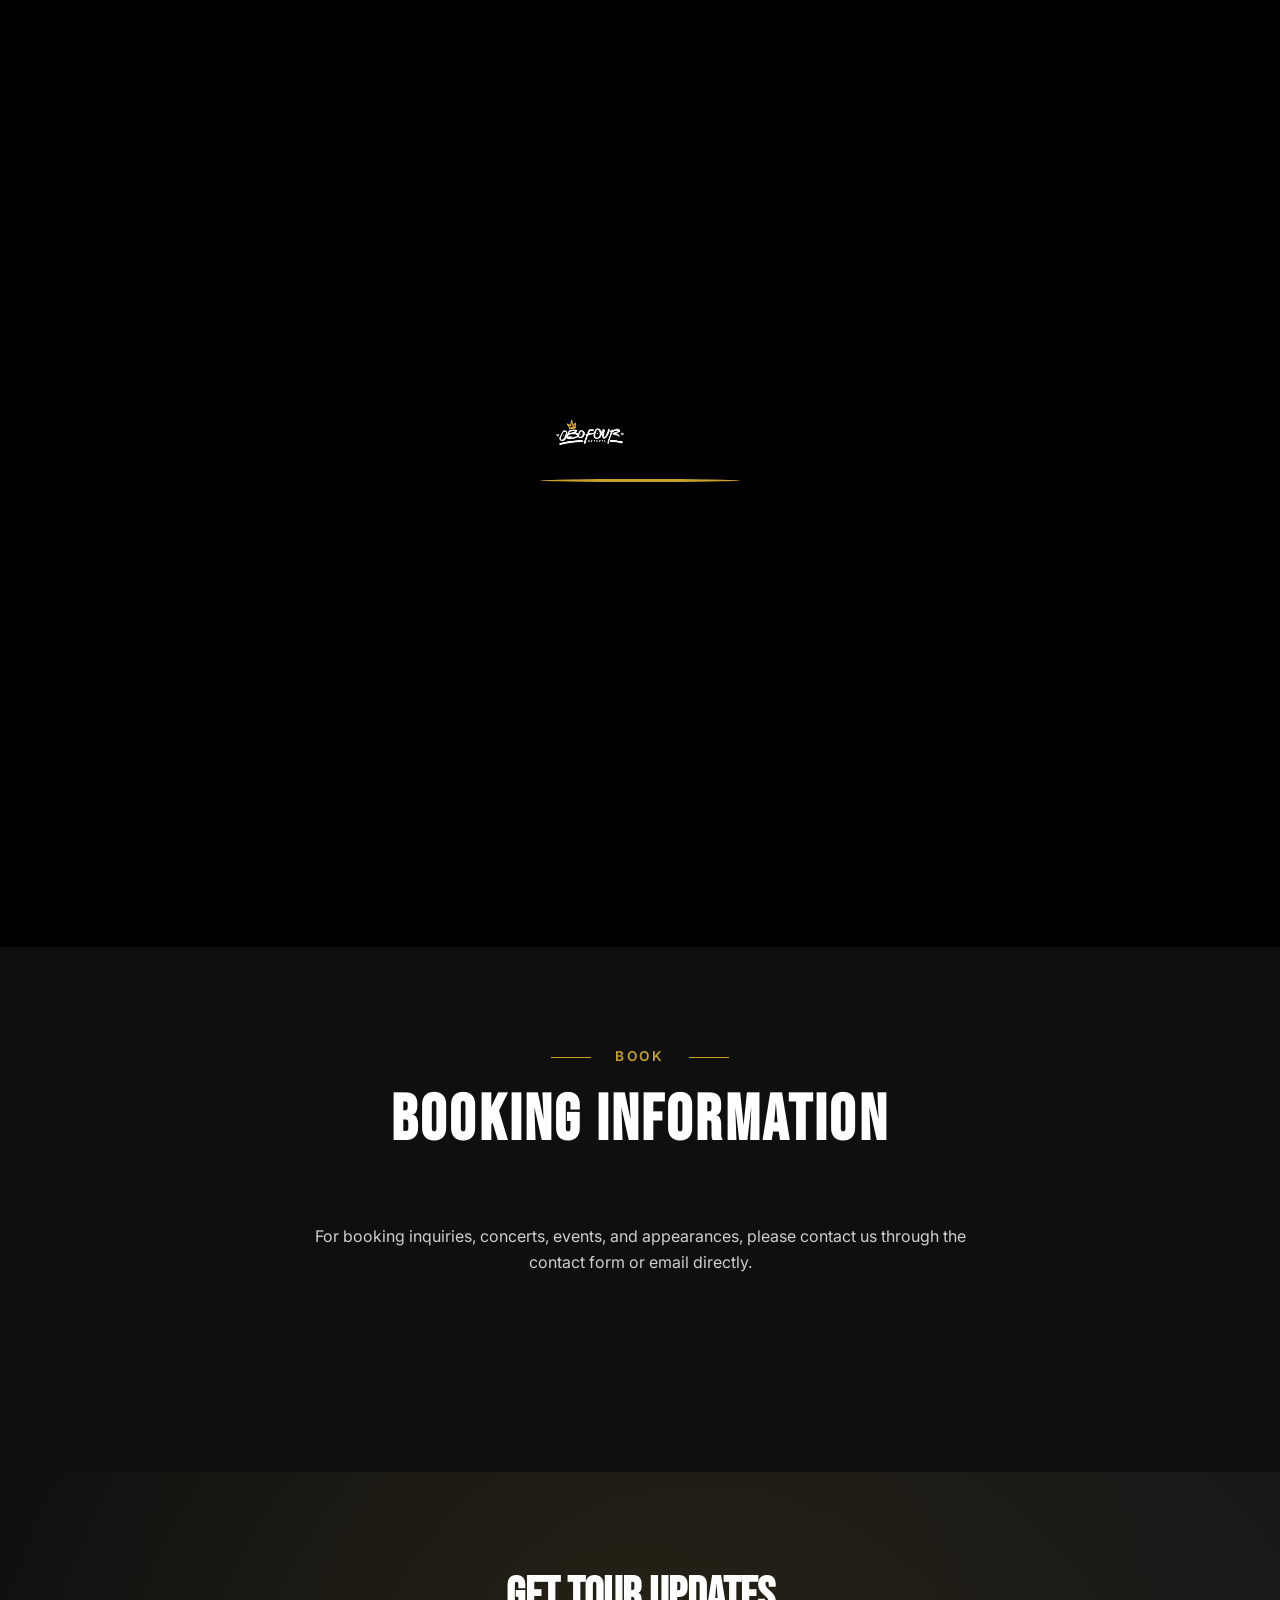
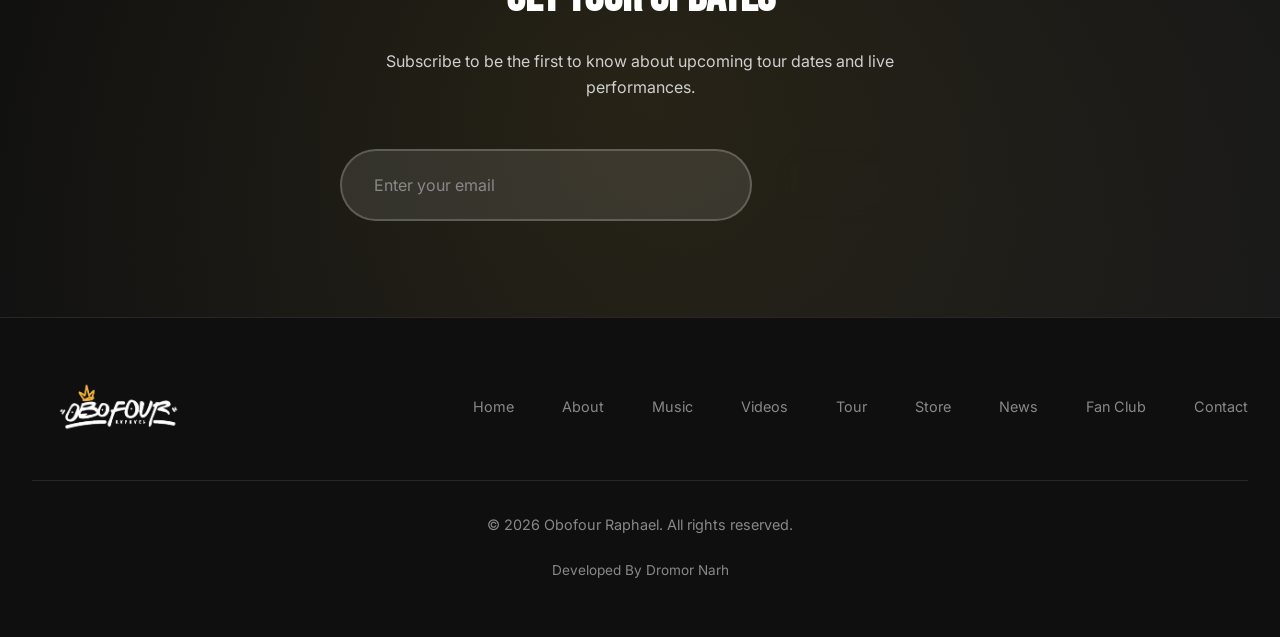
<file: tour.html>
<!DOCTYPE html>
<html lang="en">
<head>
    <meta charset="UTF-8">
    <meta name="viewport" content="width=device-width, initial-scale=1.0">
    <title>Tour | Obofour Raphael</title>
    <meta name="description" content="View upcoming tour dates and concerts for Obofour Raphael. Get tickets and see live performances.">
    <meta property="og:title" content="Tour | Obofour Raphael">
    <meta property="og:description" content="See Obofour Raphael live in concert.">
    <meta property="og:image" content="ObofourThumb.jpg">
    <meta property="og:url" content="https://obo4raphael.com/tour.html">
    <meta property="og:type" content="website">
    <meta name="twitter:card" content="summary_large_image">
    
    <link rel="preconnect" href="https://fonts.googleapis.com">
    <link rel="preconnect" href="https://fonts.gstatic.com" crossorigin>
    <link href="https://fonts.googleapis.com/css2?family=Bebas+Neue&family=Inter:wght@300;400;500;600;700&family=Playfair+Display:wght@400;500;600;700&display=swap" rel="stylesheet">
    <link rel="stylesheet" href="css/main.css">
    <link rel="icon" type="image/png" href="obofourlogoo.png">
</head>
<body>
    <!-- Page Loader - Hide after exactly 2 seconds, no waiting for resources -->
    <script>
        setTimeout(function() {
            var loader = document.getElementById('page-loader');
            if (loader) {
                loader.classList.add('hidden');
            }
        }, 2000);
    </script>
    <!-- Page Loader -->
    <div class="page-loader" id="page-loader">
        <div class="loader-content">
            <img src="obofourlogoo.png" alt="Obofour Raphael" class="loader-logo">
            <div class="loader-bar"><div class="loader-progress"></div></div>
        </div>
    </div>

    <nav class="navbar scrolled" id="navbar">
        <div class="navbar-container">
            <a href="index.html" class="navbar-logo">
                <img src="obofourlogoo.png" alt="Obofour Raphael">
            </a>
            <div class="navbar-menu" id="navbar-menu">
                <a href="index.html" class="navbar-link">Home</a>
                <a href="about.html" class="navbar-link">About</a>
                <a href="music.html" class="navbar-link">Music</a>
                <a href="videos.html" class="navbar-link">Videos</a>
                <a href="tour.html" class="navbar-link active">Tour</a>
                <a href="store.html" class="navbar-link">Store</a>
                <a href="news.html" class="navbar-link">News</a>
                <a href="fanclub.html" class="navbar-link">Fan Club</a>
                <a href="contact.html" class="navbar-link">Contact</a>
            </div>
            <button class="navbar-toggle" id="navbar-toggle" aria-label="Toggle menu">
                <span></span><span></span><span></span>
            </button>
        </div>
    </nav>

    <section class="hero" style="min-height: 50vh;">
        <div class="hero-background">
            <img src="OBOFOURENTRY.jpg" alt="Tour">
        </div>
        <div class="hero-content">
            <h1 class="hero-title gradient-text">TOUR</h1>
            <p class="hero-subtitle">Live Performances & Events</p>
        </div>
    </section>

    <section class="section tour-section">
        <div class="container">
            <div class="section-header reveal">
                <span class="section-label">Updates</span>
                <h2 class="section-title">No Upcoming Tours</h2>
            </div>
            
            <div class="tour-list" id="tour-list">
                <p class="text-center" style="color: var(--color-text-muted);">There are currently no upcoming tour dates. Check back soon for updates!</p>
            </div>

            <div class="text-center" style="margin-top: var(--space-xl);">
                <p>Subscribe to get updates when new tour dates are announced.</p>
            </div>
        </div>
    </section>

    <section class="section" style="background: var(--color-secondary);">
        <div class="container text-center">
            <div class="section-header reveal">
                <span class="section-label">Book</span>
                <h2 class="section-title">Booking Information</h2>
            </div>
            
            <div style="max-width: 700px; margin: 0 auto;">
                <p style="margin-bottom: var(--space-lg);">For booking inquiries, concerts, events, and appearances, please contact us through the contact form or email directly.</p>
                <a href="contact.html" class="btn btn-primary">Request Booking</a>
            </div>
        </div>
    </section>

    <section class="section newsletter-section">
        <div class="container">
            <div class="newsletter-content reveal">
                <h2 class="newsletter-title">Get Tour Updates</h2>
                <p class="newsletter-text">Subscribe to be the first to know about upcoming tour dates and live performances.</p>
                <form class="newsletter-form" onsubmit="return subscribeNewsletter(event)">
                    <input type="email" class="newsletter-input" placeholder="Enter your email" required>
                    <button type="submit" class="btn btn-primary">Subscribe</button>
                </form>
            </div>
        </div>
    </section>

    <footer class="footer">
        <div class="container">
            <div class="footer-content">
                <div class="footer-logo">
                    <img src="obofourlogoo.png" alt="Obofour Raphael">
                </div>
                <div class="footer-links">
                    <a href="index.html" class="footer-link">Home</a>
                    <a href="about.html" class="footer-link">About</a>
                    <a href="music.html" class="footer-link">Music</a>
                    <a href="videos.html" class="footer-link">Videos</a>
                    <a href="tour.html" class="footer-link">Tour</a>
                    <a href="store.html" class="footer-link">Store</a>
                    <a href="news.html" class="footer-link">News</a>
                    <a href="fanclub.html" class="footer-link">Fan Club</a>
                    <a href="contact.html" class="footer-link">Contact</a>
                </div>
            </div>
            <div class="footer-bottom">
                <p class="footer-copyright">© 2026 Obofour Raphael. All rights reserved.</p>
                <p style="margin-top: 8px; font-size: 0.85rem; color: var(--color-text-muted);">Developed By Dromor Narh</p>
            </div>
        </div>
    </footer>

    <script>
        // No tour dates - placeholder for future use
        // const tourDates = [];

        function subscribeNewsletter(e) {
            e.preventDefault();
            alert('Thank you for subscribing! You will receive tour updates soon.');
            e.target.reset();
            return false;
        }

        document.getElementById('navbar-toggle').addEventListener('click', function() {
            this.classList.toggle('active');
            document.getElementById('navbar-menu').classList.toggle('active');
        });

        function reveal() {
            var reveals = document.querySelectorAll('.reveal');
            for (var i = 0; i < reveals.length; i++) {
                var windowHeight = window.innerHeight;
                var elementTop = reveals[i].getBoundingClientRect().top;
                if (elementTop < windowHeight - 150) {
                    reveals[i].classList.add('active');
                }
            }
        }
        window.addEventListener('scroll', reveal);
        reveal();
    </script>
</body>
</html>
</file>
<file: css/main.css>
/* OBO4RAPHAEL - CINEMATIC LUXURY MUSIC WEBSITE */
/* Premium Design System v2.0 */

:root {
    --color-primary: #000000;
    --color-secondary: #0f0f0f;
    --color-tertiary: #1a1a1a;
    --color-accent-gold: #C9A227;
    --color-accent-gold-light: #E5C76B;
    --color-accent-gold-dark: #9A7B1C;
    --color-text-primary: #ffffff;
    --color-text-secondary: #cfcfcf;
    --color-text-muted: #888888;
    --color-overlay: rgba(0, 0, 0, 0.85);
    --font-hero: 'Bebas Neue', sans-serif;
    --font-heading: 'Playfair Display', serif;
    --font-body: 'Inter', sans-serif;
    --space-xs: 0.5rem;
    --space-sm: 1rem;
    --space-md: 1.5rem;
    --space-lg: 2rem;
    --space-xl: 3rem;
    --space-2xl: 4rem;
    --space-3xl: 6rem;
    --transition-fast: 0.2s ease;
    --transition-base: 0.3s ease;
    --transition-slow: 0.5s ease;
    --transition-smooth: 0.6s cubic-bezier(0.4, 0, 0.2, 1);
    --shadow-sm: 0 2px 8px rgba(0, 0, 0, 0.3);
    --shadow-md: 0 4px 20px rgba(0, 0, 0, 0.4);
    --shadow-lg: 0 8px 40px rgba(0, 0, 0, 0.5);
    --shadow-gold: 0 4px 30px rgba(201, 162, 39, 0.3);
    --radius-sm: 4px;
    --radius-md: 8px;
    --radius-lg: 16px;
    --radius-xl: 24px;
    --radius-full: 50%;
    --z-base: 1;
    --z-dropdown: 100;
    --z-sticky: 200;
    --z-fixed: 300;
    --z-modal: 400;
    --z-tooltip: 500;
}

*, *::before, *::after {
    box-sizing: border-box;
    margin: 0;
    padding: 0;
}

html {
    scroll-behavior: smooth;
    font-size: 16px;
}

body {
    font-family: var(--font-body);
    font-weight: 400;
    line-height: 1.6;
    color: var(--color-text-primary);
    background: var(--color-primary);
    overflow-x: hidden;
    -webkit-font-smoothing: antialiased;
    -moz-osx-font-smoothing: grayscale;
}

body::before {
    content: '';
    position: fixed;
    top: 0;
    left: 0;
    width: 100%;
    height: 100%;
    background: radial-gradient(ellipse at 20% 20%, rgba(201, 162, 39, 0.05) 0%, transparent 50%), radial-gradient(ellipse at 80% 80%, rgba(201, 162, 39, 0.03) 0%, transparent 50%);
    pointer-events: none;
    z-index: -1;
}

h1, h2, h3, h4, h5, h6 {
    font-family: var(--font-heading);
    font-weight: 700;
    line-height: 1.2;
    margin-bottom: var(--space-md);
}

h1 {
    font-family: var(--font-hero);
    font-size: clamp(3rem, 10vw, 8rem);
    letter-spacing: 0.05em;
}

h2 { font-size: clamp(2rem, 5vw, 3.5rem); }
h3 { font-size: clamp(1.5rem, 3vw, 2rem); }

p { margin-bottom: var(--space-md); color: var(--color-text-secondary); }

a {
    color: var(--color-accent-gold);
    text-decoration: none;
    transition: var(--transition-base);
}

a:hover { color: var(--color-accent-gold-light); }
img { max-width: 100%; height: auto; display: block; }
button, input, textarea, select { font-family: var(--font-body); font-size: 1rem; }
ul, ol { list-style: none; }

.container {
    width: 100%;
    max-width: 1400px;
    margin: 0 auto;
    padding: 0 var(--space-lg);
}

.section {
    padding: var(--space-3xl) 0;
    position: relative;
}

.text-center { text-align: center; }
.text-gold { color: var(--color-accent-gold); }

.gradient-text {
    background: linear-gradient(135deg, var(--color-accent-gold) 0%, var(--color-accent-gold-light) 50%, var(--color-accent-gold) 100%);
    -webkit-background-clip: text;
    -webkit-text-fill-color: transparent;
    background-clip: text;
}

.visually-hidden {
    position: absolute;
    width: 1px;
    height: 1px;
    padding: 0;
    margin: -1px;
    overflow: hidden;
    clip: rect(0, 0, 0, 0);
    border: 0;
}

.btn {
    display: inline-flex;
    align-items: center;
    justify-content: center;
    gap: var(--space-sm);
    padding: var(--space-md) var(--space-xl);
    font-family: var(--font-body);
    font-weight: 600;
    font-size: 0.9rem;
    text-transform: uppercase;
    letter-spacing: 0.1em;
    border: 2px solid transparent;
    border-radius: var(--radius-full);
    cursor: pointer;
    transition: var(--transition-smooth);
    position: relative;
    overflow: hidden;
}

.btn::before {
    content: '';
    position: absolute;
    top: 0;
    left: -100%;
    width: 100%;
    height: 100%;
    background: linear-gradient(90deg, transparent, rgba(255,255,255,0.2), transparent);
    transition: var(--transition-slow);
}

.btn:hover::before { left: 100%; }

.btn-primary {
    border-color: var(--color-accent-gold);
    display:inline-block;
    padding:15px 22px;
    margin-right:15px;
    font-size:18px;
    font-weight:500;
    text-decoration:none;
    color:#fff;
    background: #d4af37;
    border:1px solid rgba(255,255,255,0.2);
    border-radius:30px;
    backdrop-filter: blur(6px);
    transition:all 0.25s ease;
}

.btn-primary:hover {
    background: linear-gradient(135deg, var(--color-accent-gold-light) 0%, var(--color-accent-gold) 100%);
    transform: translateY(-3px);
    box-shadow: var(--shadow-gold);
    color: var(--color-primary);
}

.btn-secondary {
    border-color: var(--color-accent-gold);
    display:inline-block;
    padding:15px 22px;
    margin-right:15px;
    font-size:18px;
    font-weight:500;
    text-decoration:none;
    color:#fff;
    background: #d4af3700;
    border:1px solid rgba(255,255,255,0.2);
    border-radius:30px;
    backdrop-filter: blur(6px);
    transition:all 0.25s ease;
    
}

.btn-secondary:hover {
    background: var(--color-text-primary);
    color: var(--color-primary);
    transform: translateY(-3px);
}

.btn-ghost {
    display:inline-block;
    padding:8px 16px;
    margin-right:8px;
    font-size:13px;
    font-weight:500;
    text-decoration:none;
    color:#fff;
    background:rgba(255,255,255,0.08);
    border:1px solid rgba(255,255,255,0.2);
    border-radius:20px;
    backdrop-filter: blur(6px);
    transition:all 0.25s ease;
}

.btn-ghost:hover {
    background: rgba(201, 162, 39, 0.2);
    border-color: var(--color-accent-gold);
    color: var(--color-accent-gold);
}

/* Navigation */
.navbar {
    position: fixed;
    top: 0;
    left: 0;
    width: 100%;
    z-index: var(--z-fixed);
    padding: var(--space-md) 0;
    transition: var(--transition-smooth);
    background: linear-gradient(180deg, rgba(0,0,0,0.9) 0%, transparent 100%);
}

.navbar.scrolled {
    background: rgba(0, 0, 0, 0.95);
    backdrop-filter: blur(20px);
    padding: var(--space-sm) 0;
    box-shadow: var(--shadow-lg);
}

.navbar-container {
    display: flex;
    align-items: center;
    justify-content: space-between;
    max-width: 1400px;
    margin: 0 auto;
    padding: 0 var(--space-lg);
}

.navbar-logo { display: flex; align-items: center; gap: var(--space-sm); }
.navbar-logo img { height: 60px; width: auto; transition: var(--transition-base); }
.navbar-logo:hover img { transform: scale(1.05); }

.navbar-menu { display: flex; align-items: center; gap: var(--space-xl); }

.navbar-link {
    color: var(--color-text-primary);
    font-size: 0.85rem;
    font-weight: 500;
    text-transform: uppercase;
    letter-spacing: 0.15em;
    position: relative;
    padding: var(--space-xs) 0;
}

.navbar-link::after {
    content: '';
    position: absolute;
    bottom: 0;
    left: 0;
    width: 0;
    height: 2px;
    background: var(--color-accent-gold);
    transition: var(--transition-base);
}

.navbar-link:hover::after, .navbar-link.active::after { width: 100%; }
.navbar-link:hover, .navbar-link.active { color: var(--color-accent-gold); }

.navbar-link-fyc {
    color: var(--color-accent-gold);
    border: 1px solid var(--color-accent-gold);
    border-radius: 999px;
    padding: 6px 16px !important;
}

.navbar-link-fyc::after { content: none; }

.navbar-link-fyc:hover, .navbar-link-fyc.active {
    background: var(--color-accent-gold);
    color: var(--color-primary);
}
.navbar-toggle {
    display: none;
    flex-direction: column;
    gap: 6px;
    cursor: pointer;
    padding: var(--space-sm);
    background: none;
    border: none;
}

.navbar-toggle span {
    width: 28px;
    height: 2px;
    background: var(--color-text-primary);
    transition: var(--transition-base);
}

.navbar-toggle.active span:nth-child(1) { transform: rotate(45deg) translate(6px, 6px); }
.navbar-toggle.active span:nth-child(2) { opacity: 0; }
.navbar-toggle.active span:nth-child(3) { transform: rotate(-45deg) translate(6px, -6px); }

@media (max-width: 992px) {
    .navbar-toggle { display: flex; }
    .navbar-menu {
        position: fixed;
        top: 0;
        right: -100%;
        width: 80%;
        max-width: 400px;
        height: 100vh;
        background: var(--color-secondary);
        flex-direction: column;
        justify-content: center;
        padding: var(--space-2xl);
        transition: var(--transition-slow);
        box-shadow: var(--shadow-lg);
    }
    .navbar-menu.active { right: 0; }
    .navbar-link { font-size: 1.2rem; }
}

/* Hero Section */
.hero {
    position: relative;
    min-height: 100vh;
    display: flex;
    align-items: center;
    justify-content: center;
    overflow: hidden;
}

.hero-background {
    position: absolute;
    top: 0;
    left: 0;
    width: 100%;
    height: 100%;
    z-index: -2;
}

.hero-background img {
    width: 100%;
    height: 100%;
    object-fit: cover;
    filter: brightness(0.4);
}

.hero-background::after {
    content: '';
    position: absolute;
    top: 0;
    left: 0;
    width: 100%;
    height: 100%;
    background: linear-gradient(180deg, rgba(0, 0, 0, 0.7) 0%, rgba(0, 0, 0, 0.3) 50%, var(--color-primary) 100%);
}

.hero-content {
    text-align: center;
    max-width: 900px;
    padding: var(--space-lg);
    z-index: 1;
}

.hero-title {
    margin-bottom: var(--space-md);
    opacity: 0;
    transform: translateY(30px);
    animation: fadeInUp 1s ease forwards 0.3s;
}

.hero-subtitle {
    font-size: clamp(1.2rem, 3vw, 1.8rem);
    color: var(--color-accent-gold);
    margin-bottom: var(--space-lg);
    opacity: 0;
    transform: translateY(30px);
    animation: fadeInUp 1s ease forwards 0.5s;
}

.hero-description {
    font-size: clamp(1rem, 2vw, 1.3rem);
    color: var(--color-text-secondary);
    max-width: 700px;
    margin: 0 auto var(--space-xl);
    opacity: 0;
    transform: translateY(30px);
    animation: fadeInUp 1s ease forwards 0.7s;
}

.hero-buttons {
    display: flex;
    gap: var(--space-md);
    justify-content: center;
    flex-wrap: wrap;
    opacity: 0;
    transform: translateY(30px);
    animation: fadeInUp 1s ease forwards 0.9s;
}

.hero-scroll {
    position: absolute;
    bottom: var(--space-xl);
    left: 50%;
    transform: translateX(-50%);
    display: flex;
    flex-direction: column;
    align-items: center;
    gap: var(--space-sm);
    color: var(--color-text-muted);
    font-size: 0.8rem;
    text-transform: uppercase;
    letter-spacing: 0.2em;
    opacity: 0;
    animation: fadeIn 1s ease forwards 1.2s;
}

.hero-scroll-line {
    width: 1px;
    height: 60px;
    background: linear-gradient(180deg, var(--color-accent-gold), transparent);
    animation: scrollPulse 2s ease-in-out infinite;
}

@keyframes fadeInUp {
    to { opacity: 1; transform: translateY(0); }
}

@keyframes fadeIn { to { opacity: 1; } }

@keyframes scrollPulse {
    0%, 100% { transform: scaleY(1); opacity: 1; }
    50% { transform: scaleY(1.5); opacity: 0.5; }
}

/* Featured Music Section */
.featured-music { background: var(--color-secondary); }

.section-header { text-align: center; margin-bottom: var(--space-2xl); }

.section-label {
    display: inline-block;
    color: var(--color-accent-gold);
    font-size: 0.85rem;
    font-weight: 600;
    text-transform: uppercase;
    letter-spacing: 0.2em;
    margin-bottom: var(--space-sm);
    position: relative;
}

.section-label::before, .section-label::after {
    content: '';
    position: absolute;
    top: 50%;
    width: 40px;
    height: 1px;
    background: var(--color-accent-gold);
}

.section-label::before { right: calc(100% + var(--space-md)); }
.section-label::after { left: calc(100% + var(--space-md)); }

.section-title {
    font-family: var(--font-hero);
    font-size: clamp(2.5rem, 6vw, 4rem);
    letter-spacing: 0.05em;
}

.album-grid {
    display: grid;
    grid-template-columns: repeat(auto-fill, minmax(300px, 3fr));
    gap: var(--space-xl);
}

.album-card {
    position: relative;
    background: var(--color-tertiary);
    border-radius: var(--radius-lg);
    overflow: hidden;
    transition: var(--transition-smooth);
}

.album-card:hover {
    transform: translateY(-10px);
    box-shadow: var(--shadow-gold);
}

.album-cover {
    position: relative;
    aspect-ratio: 1;
    overflow: hidden;
}

.album-cover img {
    width: 100%;
    height: 100%;
    object-fit: cover;
    transition: var(--transition-slow);
}

.album-card:hover .album-cover img { transform: scale(1.1); }

.album-overlay {
    position: absolute;
    top: 0;
    left: 0;
    width: 100%;
    height: 100%;
    background: rgba(0, 0, 0, 0.6);
    display: flex;
    align-items: center;
    justify-content: center;
    opacity: 0;
    transition: var(--transition-base);
}

.album-card:hover .album-overlay { opacity: 1; }

.album-play-btn {
    width: 70px;
    height: 70px;
    border-radius: var(--radius-full);
    background: var(--color-accent-gold);
    border: none;
    color: var(--color-primary);
    font-size: 1.5rem;
    cursor: pointer;
    transition: var(--transition-base);
    display: flex;
    align-items: center;
    justify-content: center;
}

.album-play-btn:hover {
    transform: scale(1.1);
    background: var(--color-accent-gold-light);
}

.album-info { padding: var(--space-lg); }
.album-title { font-size: 1.3rem; margin-bottom: var(--space-xs); color: var(--color-text-primary); }
.album-meta { font-size: 0.9rem; color: var(--color-text-muted); margin-bottom: var(--space-md); }

.album-links { display: flex; gap: var(--space-sm); flex-wrap: wrap; }

.album-link{
    display:inline-block;
    padding:8px 16px;
    margin-right:8px;
    font-size:13px;
    font-weight:500;
    text-decoration:none;
    color:#fff;
    background:rgba(255,255,255,0.08);
    border:1px solid rgba(255,255,255,0.2);
    border-radius:20px;
    backdrop-filter: blur(6px);
    transition:all 0.25s ease;
}

.album-link:hover {
    background: var(--color-accent-gold);
    color: var(--color-primary);
}

/* Video Gallery */
.video-gallery { background: var(--color-primary); }

.video-grid {
    display: grid;
    grid-template-columns: repeat(auto-fill, minmax(350px, 1fr));
    gap: var(--space-lg);
}

.video-card {
    position: relative;
    border-radius: var(--radius-lg);
    overflow: hidden;
    cursor: pointer;
    aspect-ratio: 16/9;
    background: var(--color-tertiary);
}

.video-card img {
    width: 100%;
    height: 100%;
    object-fit: cover;
    transition: var(--transition-slow);
}

.video-card:hover img { transform: scale(1.1); }

.video-card::before {
    content: '';
    position: absolute;
    top: 0;
    left: 0;
    width: 100%;
    height: 100%;
    background: linear-gradient(180deg, transparent 50%, rgba(0,0,0,0.8) 100%);
    z-index: 1;
}

.video-card::after {
    content: '▶';
    position: absolute;
    top: 50%;
    left: 50%;
    transform: translate(-50%, -50%);
    width: 60px;
    height: 60px;
    background: var(--color-accent-gold);
    border-radius: var(--radius-full);
    display: flex;
    align-items: center;
    justify-content: center;
    font-size: 1.2rem;
    color: var(--color-primary);
    z-index: 2;
    transition: var(--transition-base);
    opacity: 0;
}

.video-card:hover::after {
    opacity: 1;
    transform: translate(-50%, -50%) scale(1.1);
}

.video-info {
    position: absolute;
    bottom: 0;
    left: 0;
    width: 100%;
    padding: var(--space-lg);
    z-index: 2;
}

.video-title { font-size: 1.1rem; color: var(--color-text-primary); margin-bottom: var(--space-xs); }
.video-date { font-size: 0.85rem; color: var(--color-accent-gold); }

/* Merchandise Section */
.merch-section { background: var(--color-secondary); }

.merch-grid {
    display: grid;
    grid-template-columns: repeat(auto-fill, minmax(280px, 1fr));
    gap: var(--space-xl);
}

.merch-card {
    background: var(--color-tertiary);
    border-radius: var(--radius-lg);
    overflow: hidden;
    transition: var(--transition-smooth);
}

.merch-card:hover {
    transform: translateY(-10px);
    box-shadow: var(--shadow-lg);
}

.merch-image {
    position: relative;
    aspect-ratio: 1;
    overflow: hidden;
}

.merch-image img {
    width: 100%;
    height: 100%;
    object-fit: cover;
    transition: var(--transition-slow);
}

.merch-card:hover .merch-image img { transform: scale(1.1); }

.merch-badge {
    position: absolute;
    top: var(--space-md);
    right: var(--space-md);
    padding: var(--space-xs) var(--space-md);
    background: var(--color-accent-gold);
    color: var(--color-primary);
    font-size: 0.75rem;
    font-weight: 700;
    text-transform: uppercase;
    border-radius: var(--radius-full);
}

.merch-info { padding: var(--space-lg); }
.merch-title { font-size: 1.2rem; color: var(--color-text-primary); margin-bottom: var(--space-xs); }
.merch-price { font-size: 1.4rem; font-weight: 700; color: var(--color-accent-gold); margin-bottom: var(--space-md); }

.merch-btn {
    width: 100%;
    padding: var(--space-md);
    background: transparent;
    border: 2px solid var(--color-accent-gold);
    color: var(--color-accent-gold);
    font-weight: 600;
    text-transform: uppercase;
    letter-spacing: 0.1em;
    border-radius: var(--radius-md);
    cursor: pointer;
    transition: var(--transition-base);
}

.merch-btn:hover {
    background: var(--color-accent-gold);
    color: var(--color-primary);
}

/* Tour Section */
.tour-section { background: var(--color-primary); }

.tour-list { max-width: 900px; margin: 0 auto; }

.tour-item {
    display: flex;
    align-items: center;
    justify-content: space-between;
    padding: var(--space-lg);
    background: var(--color-secondary);
    border-radius: var(--radius-lg);
    margin-bottom: var(--space-md);
    transition: var(--transition-base);
    border-left: 4px solid transparent;
}

.tour-item:hover {
    border-left-color: var(--color-accent-gold);
    transform: translateX(10px);
}

.tour-date { text-align: center; min-width: 80px; }

.tour-day {
    font-family: var(--font-hero);
    font-size: 2rem;
    color: var(--color-accent-gold);
    line-height: 1;
}

.tour-month { font-size: 0.85rem; color: var(--color-text-muted); text-transform: uppercase; }

.tour-details { flex: 1; padding: 0 var(--space-xl); }
.tour-venue { font-size: 1.2rem; color: var(--color-text-primary); margin-bottom: var(--space-xs); }
.tour-location { font-size: 0.9rem; color: var(--color-text-muted); }

.tour-action { min-width: 140px; text-align: right; }

/* News Section */
.news-section { background: var(--color-secondary); }

.news-grid {
    display: grid;
    grid-template-columns: repeat(auto-fill, minmax(350px, 1fr));
    gap: var(--space-xl);
}

.news-card {
    background: var(--color-tertiary);
    border-radius: var(--radius-lg);
    overflow: hidden;
    transition: var(--transition-smooth);
}

.news-card:hover {
    transform: translateY(-10px);
    box-shadow: var(--shadow-lg);
}

.news-image {
    position: relative;
    aspect-ratio: 16/10;
    overflow: hidden;
}

.news-image img {
    width: 100%;
    height: 100%;
    object-fit: cover;
    transition: var(--transition-slow);
}

.news-card:hover .news-image img { transform: scale(1.1); }

.news-category {
    position: absolute;
    top: var(--space-md);
    left: var(--space-md);
    padding: var(--space-xs) var(--space-md);
    background: var(--color-accent-gold);
    color: var(--color-primary);
    font-size: 0.75rem;
    font-weight: 700;
    text-transform: uppercase;
    border-radius: var(--radius-full);
}

.news-content { padding: var(--space-lg); }
.news-date { font-size: 0.85rem; color: var(--color-accent-gold); margin-bottom: var(--space-sm); }
.news-title { font-size: 1.2rem; color: var(--color-text-primary); margin-bottom: var(--space-sm); line-height: 1.4; }

.news-excerpt {
    font-size: 0.95rem;
    color: var(--color-text-muted);
    margin-bottom: var(--space-md);
    display: -webkit-box;
    -webkit-line-clamp: 3;
    -webkit-box-orient: vertical;
    overflow: hidden;
}

.news-link {
    font-size: 0.9rem;
    font-weight: 600;
    color: var(--color-accent-gold);
    text-transform: uppercase;
    letter-spacing: 0.1em;
}

.news-link:hover { color: var(--color-accent-gold-light); }

/* Newsletter */
.newsletter-section {
    background: linear-gradient(135deg, var(--color-secondary) 0%, var(--color-tertiary) 100%);
    position: relative;
    overflow: hidden;
}

.newsletter-section::before {
    content: '';
    position: absolute;
    top: -50%;
    left: -50%;
    width: 200%;
    height: 200%;
    background: radial-gradient(circle, rgba(201, 162, 39, 0.1) 0%, transparent 50%);
    animation: rotate 30s linear infinite;
}

@keyframes rotate { to { transform: rotate(360deg); } }

.newsletter-content {
    position: relative;
    z-index: 1;
    text-align: center;
    max-width: 600px;
    margin: 0 auto;
}

.newsletter-title {
    font-family: var(--font-hero);
    font-size: clamp(2rem, 5vw, 3rem);
    margin-bottom: var(--space-md);
}

.newsletter-text { color: var(--color-text-secondary); margin-bottom: var(--space-xl); }

.newsletter-form {
    display: flex;
    gap: var(--space-md);
    max-width: 680px;
    margin: 0 auto;
}

.newsletter-input {
    flex: 1;
    min-width: 0; /* allow inputs to share space without overflowing */
    padding: var(--space-md) var(--space-lg);
    background: rgba(255, 255, 255, 0.1);
    border: 2px solid rgba(255, 255, 255, 0.2);
    border-radius: 9999px; /* pill shape (was 50%, which made an oval) */
    color: var(--color-text-primary);
    font-size: 1rem;
    transition: var(--transition-base);
}

/* Keep the Join Now button from being squeezed thin and clipped */
.newsletter-form .btn {
    flex-shrink: 0;       /* stop the inputs from squashing the button */
    white-space: nowrap;  /* keep "JOIN NOW" on one line */
    margin-right: 0;      /* remove stray right margin from .btn-primary */
}

.newsletter-input:focus {
    outline: none;
    border-color: var(--color-accent-gold);
    background: rgba(255, 255, 255, 0.15);
}

.newsletter-input::placeholder { color: var(--color-text-muted); }

@media (max-width: 768px) {
    .newsletter-form { flex-direction: column; }
}

/* Contact Section */
.contact-section { background: var(--color-primary); }

.contact-grid {
    display: grid;
    grid-template-columns: 1fr 1fr;
    gap: var(--space-2xl);
}

.contact-info h3 { font-size: 1.8rem; margin-bottom: var(--space-lg); }

.contact-item {
    display: flex;
    align-items: center;
    gap: var(--space-md);
    margin-bottom: var(--space-lg);
}

.contact-icon {
    width: 50px;
    height: 50px;
    background: var(--color-accent-gold);
    border-radius: var(--radius-full);
    display: flex;
    align-items: center;
    justify-content: center;
    font-size: 1.2rem;
    color: var(--color-primary);
}

.contact-details { flex: 1; }
.contact-label { font-size: 0.85rem; color: var(--color-text-muted); text-transform: uppercase; letter-spacing: 0.1em; }
.contact-value { font-size: 1.1rem; color: var(--color-text-primary); }

.contact-form {
    background: var(--color-secondary);
    padding: var(--space-xl);
    border-radius: var(--radius-lg);
}

.form-group { margin-bottom: var(--space-lg); }

.form-label {
    display: block;
    font-size: 0.9rem;
    color: var(--color-text-secondary);
    margin-bottom: var(--space-sm);
    text-transform: uppercase;
    letter-spacing: 0.05em;
}

.form-input, .form-textarea {
    width: 100%;
    padding: var(--space-md);
    background: var(--color-tertiary);
    border: 2px solid transparent;
    border-radius: var(--radius-md);
    color: var(--color-text-primary);
    font-size: 1rem;
    transition: var(--transition-base);
}

.form-input:focus, .form-textarea:focus {
    outline: none;
    border-color: var(--color-accent-gold);
}

.form-textarea { min-height: 150px; resize: vertical; }

@media (max-width: 768px) {
    .contact-grid { grid-template-columns: 1fr; }
}

/* Social Links */
.social-links {
    display: flex;
    gap: var(--space-md);
    justify-content: center;
    margin-top: var(--space-xl);
}

.social-link {
    width: 50px;
    height: 50px;
    background: rgba(255, 255, 255, 0.1);
    border-radius: var(--radius-full);
    display: flex;
    align-items: center;
    justify-content: center;
    color: var(--color-text-primary);
    font-size: 1.2rem;
    transition: var(--transition-base);
    border: 1px solid rgba(255, 255, 255, 0.1);
}

.social-link:hover {
    background: var(--color-accent-gold);
    color: var(--color-primary);
    transform: translateY(-5px);
    border-color: var(--color-accent-gold);
}

/* Footer */
.footer {
    background: var(--color-secondary);
    padding: var(--space-2xl) 0 var(--space-lg);
    border-top: 1px solid rgba(255, 255, 255, 0.1);
}

.footer-content {
    display: flex;
    justify-content: space-between;
    align-items: center;
    flex-wrap: wrap;
    gap: var(--space-lg);
    margin-bottom: var(--space-xl);
}

.footer-logo img { height: 50px; }

.footer-links { display: flex; gap: var(--space-xl); }

.footer-link {
    color: var(--color-text-muted);
    font-size: 0.9rem;
    transition: var(--transition-base);
}

.footer-link:hover { color: var(--color-accent-gold); }

.footer-bottom {
    text-align: center;
    padding-top: var(--space-lg);
    border-top: 1px solid rgba(255, 255, 255, 0.1);
}

.footer-copyright { font-size: 0.9rem; color: var(--color-text-muted); }

/* Floating Music Player */
.music-player {
    position: fixed;
    bottom: 0;
    left: 0;
    width: 100%;
    background: rgba(0, 0, 0, 0.95);
    backdrop-filter: blur(20px);
    padding: var(--space-md) 0;
    z-index: var(--z-fixed);
    transform: translateY(100%);
    transition: var(--transition-smooth);
}

.music-player.active { transform: translateY(0); }

.player-container {
    display: flex;
    align-items: center;
    gap: var(--space-lg);
    max-width: 1200px;
    margin: 0 auto;
    padding: 0 var(--space-lg);
}

.player-track { display: flex; align-items: center; gap: var(--space-md); flex: 1; }
.player-cover { width: 50px; height: 50px; border-radius: var(--radius-md); object-fit: cover; }
.player-info { flex: 1; }
.player-title { font-size: 0.95rem; color: var(--color-text-primary); margin-bottom: 2px; }
.player-artist { font-size: 0.8rem; color: var(--color-text-muted); }

.player-controls { display: flex; align-items: center; gap: var(--space-md); }

.player-btn {
    width: 40px;
    height: 40px;
    background: transparent;
    border: none;
    color: var(--color-text-primary);
    font-size: 1.2rem;
    cursor: pointer;
    transition: var(--transition-base);
    border-radius: var(--radius-full);
}

.player-btn:hover { background: rgba(255, 255, 255, 0.1); color: var(--color-accent-gold); }

.player-btn.play {
    width: 50px;
    height: 50px;
    background: var(--color-accent-gold);
    color: var(--color-primary);
}

.player-btn.play:hover { background: var(--color-accent-gold-light); }

.player-progress { flex: 2; display: flex; align-items: center; gap: var(--space-md); }

.progress-bar {
    flex: 1;
    height: 4px;
    background: rgba(255, 255, 255, 0.2);
    border-radius: var(--radius-full);
    overflow: hidden;
    cursor: pointer;
}

.progress-fill {
    height: 100%;
    background: var(--color-accent-gold);
    width: 0%;
    transition: width 0.1s linear;
}

.player-time { font-size: 0.8rem; color: var(--color-text-muted); min-width: 40px; }

.player-volume { display: flex; align-items: center; gap: var(--space-sm); }
.volume-btn { background: none; border: none; color: var(--color-text-muted); cursor: pointer; font-size: 1rem; }

.volume-slider {
    width: 80px;
    height: 4px;
    background: rgba(255, 255, 255, 0.2);
    border-radius: var(--radius-full);
    appearance: none;
    cursor: pointer;
}

.volume-slider::-webkit-slider-thumb {
    appearance: none;
    width: 12px;
    height: 12px;
    background: var(--color-accent-gold);
    border-radius: var(--radius-full);
}

.player-close { background: none; border: none; color: var(--color-text-muted); cursor: pointer; font-size: 1.2rem; padding: var(--space-xs); }

/* Scroll Reveal */
.reveal {
    opacity: 0;
    transform: translateY(50px);
    transition: var(--transition-smooth);
}

.reveal.active { opacity: 1; transform: translateY(0); }
.reveal-delay-1 { transition-delay: 0.1s; }
.reveal-delay-2 { transition-delay: 0.2s; }
.reveal-delay-3 { transition-delay: 0.3s; }
.reveal-delay-4 { transition-delay: 0.4s; }

/* Page Loader */
.page-loader {
    position: fixed;
    top: 0;
    left: 0;
    width: 100%;
    height: 100%;
    background: var(--color-primary);
    z-index: var(--z-modal);
    display: flex;
    align-items: center;
    justify-content: center;
    transition: opacity 0.5s ease, visibility 0.5s ease;
}

.page-loader.hidden { opacity: 0; visibility: hidden; display: none; }
.loader-content { text-align: center; }
.loader-logo { width: 100px; height: auto; margin-bottom: var(--space-lg); animation: pulse 2s ease-in-out infinite; }

.loader-bar {
    width: 200px;
    height: 3px;
    background: rgba(255, 255, 255, 0.2);
    border-radius: var(--radius-full);
    overflow: hidden;
}

.loader-progress {
    height: 100%;
    background: var(--color-accent-gold);
    width: 0%;
    animation: loadProgress 2s ease-out forwards;
}

@keyframes pulse { 0%, 100% { transform: scale(1); } 50% { transform: scale(1.05); } }
@keyframes loadProgress { to { width: 100%; } }

/* Modal */
.modal-overlay {
    position: fixed;
    top: 0;
    left: 0;
    width: 100%;
    height: 100%;
    background: rgba(0, 0, 0, 0.9);
    z-index: var(--z-modal);
    display: flex;
    align-items: center;
    justify-content: center;
    opacity: 0;
    visibility: hidden;
    transition: var(--transition-base);
}

.modal-overlay.active { opacity: 1; visibility: visible; }

.modal-content {
    background: var(--color-secondary);
    border-radius: var(--radius-lg);
    max-width: 90%;
    max-height: 90vh;
    overflow: auto;
    position: relative;
    transform: scale(0.9);
    transition: var(--transition-base);
}

.modal-overlay.active .modal-content { transform: scale(1); }

.modal-close {
    position: absolute;
    top: var(--space-md);
    right: var(--space-md);
    width: 40px;
    height: 40px;
    background: var(--color-accent-gold);
    border: none;
    border-radius: var(--radius-full);
    color: var(--color-primary);
    font-size: 1.2rem;
    cursor: pointer;
    z-index: 10;
    transition: var(--transition-base);
}

.modal-close:hover { background: var(--color-accent-gold-light); transform: rotate(90deg); }

/* Responsive */
@media (max-width: 992px) {
    .section { padding: var(--space-2xl) 0; }
    h1 { font-size: clamp(2.5rem, 8vw, 5rem); }
    .hero-buttons { flex-direction: column; align-items: center; }
    .album-grid, .video-grid, .merch-grid, .news-grid { grid-template-columns: repeat(auto-fill, minmax(280px, 1fr)); }
}

@media (max-width: 768px) {
    :root { --space-xl: 2rem; --space-2xl: 3rem; --space-3xl: 4rem; }
    .container { padding: 0 var(--space-md); }
    .tour-item { flex-direction: column; text-align: center; gap: var(--space-md); }
    .tour-action { width: 100%; }
    .footer-content { flex-direction: column; text-align: center; }
    .footer-links { flex-wrap: wrap; justify-content: center; }
}

@media (max-width: 576px) {
    .album-grid, .video-grid, .merch-grid, .news-grid { grid-template-columns: 1fr; }
    .section-label::before, .section-label::after { display: none; }
}

/* Accessibility */
@media (prefers-reduced-motion: reduce) {
    *, *::before, *::after { animation-duration: 0.01ms !important; animation-iteration-count: 1 !important; transition-duration: 0.01ms !important; }
    html { scroll-behavior: auto; }
}

:focus-visible { outline: 2px solid var(--color-accent-gold); outline-offset: 2px; }

.skip-link {
    position: absolute;
    top: -100%;
    left: var(--space-md);
    padding: var(--space-md) var(--space-lg);
    background: var(--color-accent-gold);
    color: var(--color-primary);
    font-weight: 600;
    z-index: var(--z-tooltip);
    border-radius: var(--radius-md);
}

.skip-link:focus { top: var(--space-md); }

/* Bio Page Specific */
.bio-hero {
    padding-top: 120px;
    padding-bottom: var(--space-3xl);
    background: linear-gradient(180deg, var(--color-secondary) 0%, var(--color-primary) 100%);
}

.bio-grid {
    display: grid;
    grid-template-columns: 1fr 2fr;
    gap: var(--space-2xl);
    align-items: start;
}

.bio-image {
    position: relative;
    border-radius: var(--radius-lg);
    overflow: hidden;
}

.bio-image img {
    width: 100%;
    border-radius: var(--radius-lg);
}

.bio-content h1 {
    font-size: clamp(2.5rem, 5vw, 4rem);
    margin-bottom: var(--space-md);
}

.bio-lead {
    font-size: 1.2rem;
    color: var(--color-text-secondary);
    margin-bottom: var(--space-xl);
}

.bio-text p {
    font-size: 1rem;
    line-height: 1.8;
    margin-bottom: var(--space-lg);
}

.bio-stats {
    display: flex;
    gap: var(--space-xl);
    margin-top: var(--space-xl);
    padding-top: var(--space-xl);
    border-top: 1px solid rgba(255, 255, 255, 0.1);
}

.bio-stat {
    text-align: center;
}

.bio-stat-number {
    font-family: var(--font-hero);
    font-size: 2.5rem;
    color: var(--color-accent-gold);
    line-height: 1;
}

.bio-stat-label {
    font-size: 0.85rem;
    color: var(--color-text-muted);
    text-transform: uppercase;
    letter-spacing: 0.1em;
}

.timeline {
    background: var(--color-secondary);
}

.timeline-list {
    max-width: 800px;
    margin: 0 auto;
    position: relative;
}

.timeline-list::before {
    content: '';
    position: absolute;
    top: 0;
    left: 20px;
    width: 2px;
    height: 100%;
    background: linear-gradient(180deg, var(--color-accent-gold), transparent);
}

.timeline-item {
    position: relative;
    padding-left: 60px;
    margin-bottom: var(--space-xl);
}

.timeline-item::before {
    content: '';
    position: absolute;
    top: 0;
    left: 12px;
    width: 18px;
    height: 18px;
    background: var(--color-accent-gold);
    border-radius: var(--radius-full);
    box-shadow: 0 0 20px rgba(201, 162, 39, 0.5);
}

.timeline-year {
    font-family: var(--font-hero);
    font-size: 1.5rem;
    color: var(--color-accent-gold);
    margin-bottom: var(--space-sm);
}

.timeline-title {
    font-size: 1.3rem;
    color: var(--color-text-primary);
    margin-bottom: var(--space-sm);
}

.timeline-text {
    color: var(--color-text-secondary);
}

@media (max-width: 992px) {
    .bio-grid { grid-template-columns: 1fr; }
    .bio-image { max-width: 400px; margin: 0 auto; }
}

@media (max-width: 576px) {
    .bio-stats { flex-wrap: wrap; justify-content: center; }
    .timeline-list::before { left: 10px; }
    .timeline-item { padding-left: 40px; }
    .timeline-item::before { left: 2px; width: 16px; height: 16px; }
}

/* About Page */
.about-section {
    background: var(--color-primary);
}

.about-grid {
    display: grid;
    grid-template-columns: repeat(auto-fit, minmax(300px, 1fr));
    gap: var(--space-xl);
}

.about-card {
    background: var(--color-secondary);
    border-radius: var(--radius-lg);
    padding: var(--space-xl);
    transition: var(--transition-smooth);
}

.about-card:hover {
    transform: translateY(-5px);
    box-shadow: var(--shadow-gold);
}

.about-icon {
    width: 60px;
    height: 60px;
    background: linear-gradient(135deg, var(--color-accent-gold) 0%, var(--color-accent-gold-dark) 100%);
    border-radius: var(--radius-lg);
    display: flex;
    align-items: center;
    justify-content: center;
    font-size: 1.5rem;
    color: var(--color-primary);
    margin-bottom: var(--space-lg);
}

.about-card h3 {
    font-size: 1.3rem;
    margin-bottom: var(--space-md);
}

.about-card p {
    font-size: 0.95rem;
    color: var(--color-text-secondary);
}

/* Credits Section */
.credits-grid {
    display: grid;
    grid-template-columns: repeat(auto-fit, minmax(250px, 1fr));
    gap: var(--space-lg);
}

.credit-item {
    background: var(--color-secondary);
    padding: var(--space-lg);
    border-radius: var(--radius-lg);
    border-left: 3px solid var(--color-accent-gold);
}

.credit-role {
    font-size: 0.85rem;
    color: var(--color-accent-gold);
    text-transform: uppercase;
    letter-spacing: 0.1em;
    margin-bottom: var(--space-xs);
}

.credit-name {
    font-size: 1.1rem;
    color: var(--color-text-primary);
}

/* =============================== */
/* LUXURY GOLD ALBUM PURCHASE CTA */
/* =============================== */

.luxury-cta{
    margin-top: var(--space-xl);
    padding: 50px 35px;
    text-align: center;

    /* champagne / pearl background instead of white */
    background: linear-gradient(
        145deg,
        #f7f4ec,
        #efe8d6,
        #f7f4ec
    );

    border-radius: 18px;

    border: 2px solid rgba(212,175,55,0.45);

    box-shadow:
        0 12px 45px rgba(0,0,0,0.35),
        0 0 35px rgba(212,175,55,0.18);

    max-width: 720px;
    margin-left: auto;
    margin-right: auto;

    position: relative;
    overflow: hidden;
}


/* =============================== */
/* SUBTLE BLING SHINE */
/* =============================== */

.luxury-cta::before{
    content: "";
    position: absolute;
    top: 0;
    left: -150%;
    width: 120%;
    height: 100%;

    background: linear-gradient(
        120deg,
        transparent,
        rgba(255,255,255,0.55),
        transparent
    );

    transform: skewX(-20deg);

    /* slower animation */
    animation: shineMove 14s infinite;
}

@keyframes shineMove{
    0%{
        left: -150%;
    }

    60%{
        left: 150%;
    }

    100%{
        left: 150%;
    }
}


/* =============================== */
/* TITLE */
/* =============================== */

.cta-title{
    font-size: 32px;
    font-weight: 700;
    color: #1a1a1a;
    margin-bottom: 8px;
    letter-spacing: 0.5px;
}


/* =============================== */
/* SUBTITLE */
/* =============================== */

.cta-subtitle{
    color: #6b6b6b;
    margin-bottom: 30px;
}


/* =============================== */
/* GOLD BADGE */
/* =============================== */

.cta-badge{
    display: inline-block;

    background: linear-gradient(
        135deg,
        #c8a23a,
        #ffd76a
    );

    color: #111;

    padding: 6px 14px;

    border-radius: 20px;

    font-size: 12px;
    font-weight: 600;

    margin-bottom: 14px;

    box-shadow: 0 4px 14px rgba(212,175,55,0.35);
}


/* =============================== */
/* BUTTON LAYOUT */
/* =============================== */

.cta-buttons{
    display: flex;
    justify-content: center;
    gap: 16px;
    flex-wrap: wrap;
}


/* =============================== */
/* GOLD BUTTON */
/* =============================== */

.gold-btn{
    background: linear-gradient(
        135deg,
        #0250f8,
        #926aff
    );

    color: #111;

    padding: 13px 24px;

    border-radius: 30px;

    font-weight: 600;

    text-decoration: none;

    box-shadow: 0 6px 20px rgba(212,175,55,0.35);

    transition: all 0.25s ease;
}


/* =============================== */
/* GOLD OUTLINE BUTTON */
/* =============================== */

.gold-outline{
    border: 2px solid #c8a23a;
    background: linear-gradient(
        135deg,
        #c8963a,
        #ffd76a
    );

    color: #222;

    padding: 12px 22px;

    border-radius: 30px;

    text-decoration: none;

    font-weight: 600;

    transition: all 0.25s ease;
}


/* =============================== */
/* VINYL BUTTON */
/* =============================== */

.vinyl-btn{
    background: linear-gradient(
        135deg,
        #f0cd05,
        #ffae42
    );

    color: #1a1a1a;             /* dark text for readability on orange */

    border: 2px solid #e67600;

    padding: 12px 22px;

    border-radius: 30px;

    text-decoration: none;

    font-weight: 600;

    transition: all 0.25s ease;
}

.vinyl-btn:hover{
    transform: translateY(-3px) scale(1.04);
    box-shadow: 0 10px 28px rgba(255,140,0,0.45);
    color: #000;
}


/* =============================== */
/* DARK BUTTON */
/* =============================== */

.white-btn{
    background: #1a1a1a;

    color: white;

    padding: 13px 24px;

    border-radius: 30px;

    text-decoration: none;

    font-weight: 600;

    transition: all 0.25s ease;
}


/* =============================== */
/* HOVER EFFECT */
/* =============================== */

.gold-btn:hover,
.gold-outline:hover{
    transform: translateY(-3px) scale(1.04);
    box-shadow: 0 10px 28px rgba(212,175,55,0.45);
    color: cornsilk;
}
.white-btn:hover{
    transform: translateY(-3px) scale(1.04);
    box-shadow: 0 10px 28px rgba(0,0,0,0.25);
}
</file>
